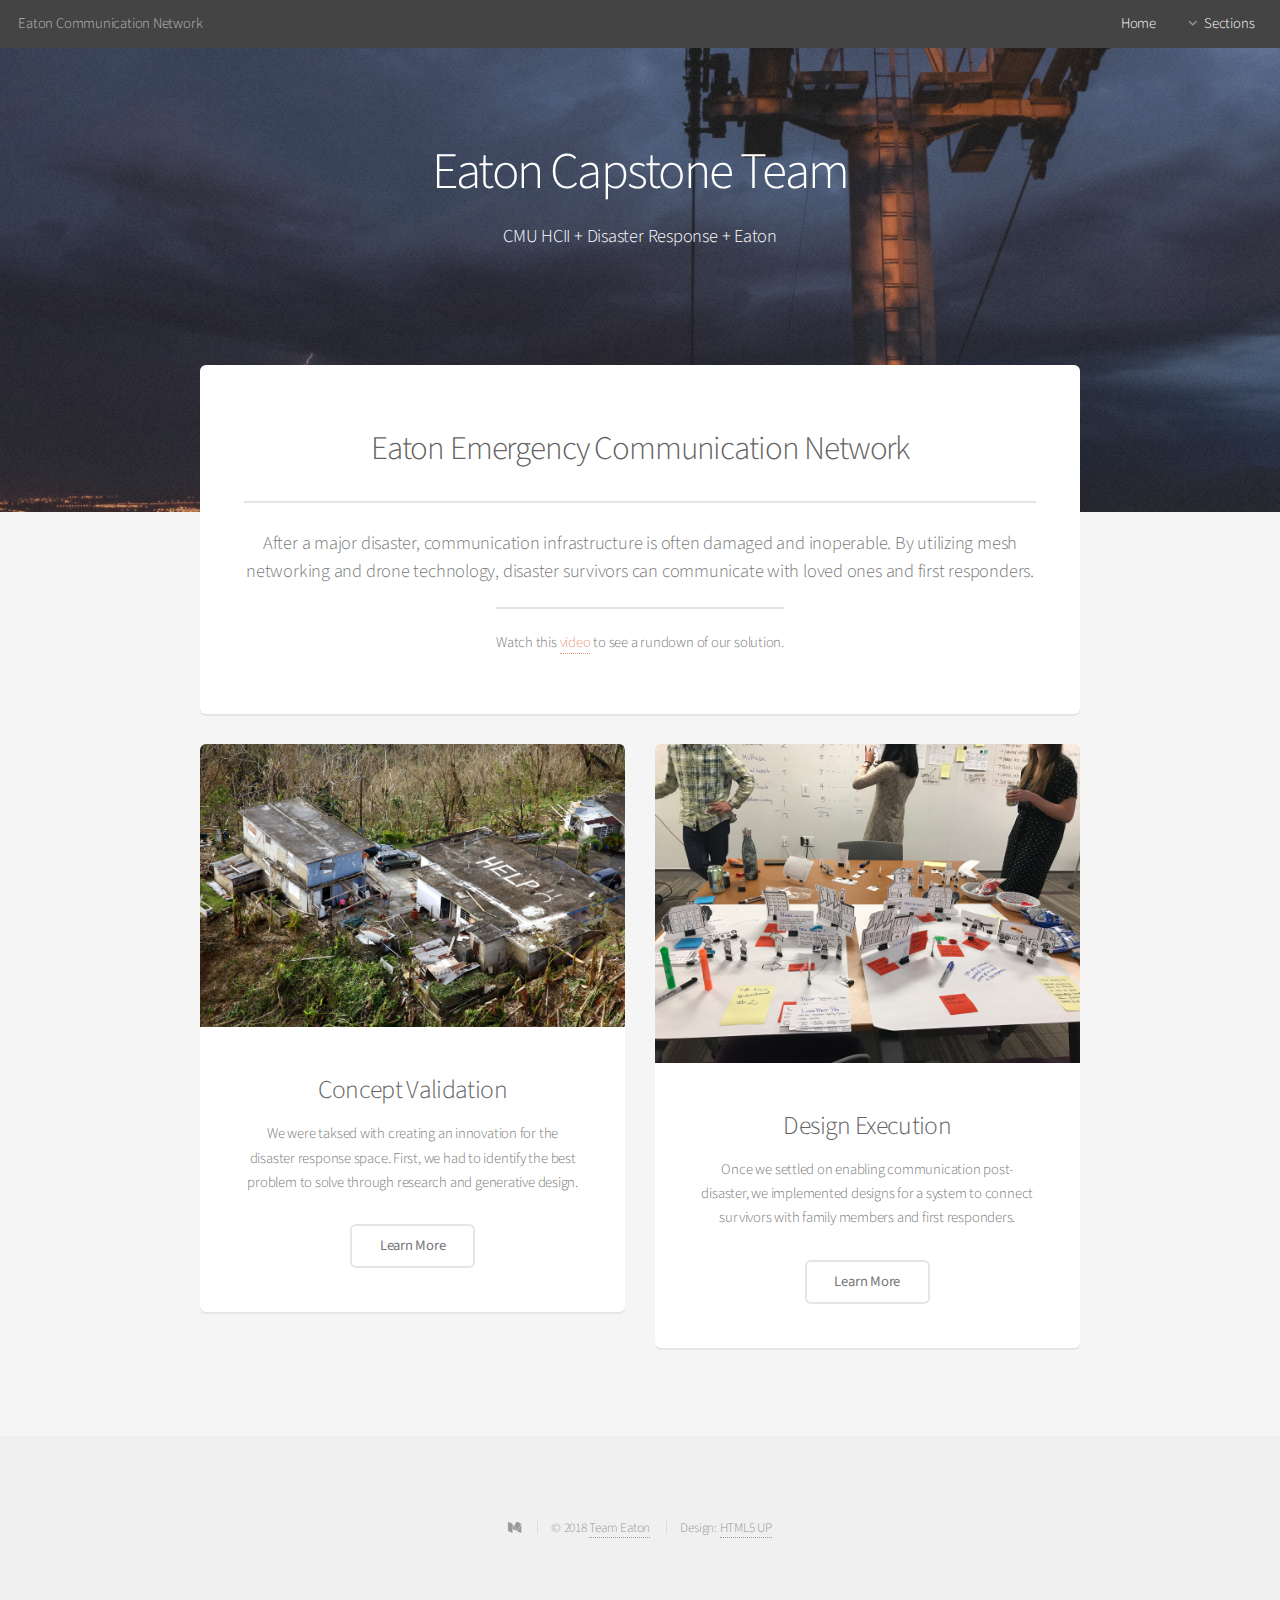
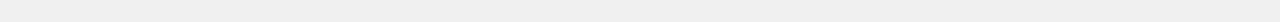
<file: index.html>
<!DOCTYPE HTML>
<!--
	Alpha by HTML5 UP
	html5up.net | @ajlkn
	Free for personal and commercial use under the CCA 3.0 license (html5up.net/license)
-->
<html>

<head>
    <title>Eaton Capstone Team</title>
    <meta charset="utf-8" />
    <meta name="viewport" content="width=device-width, initial-scale=1, user-scalable=no" />
    <link rel="stylesheet" href="assets/css/main.css" />
    <link rel="stylesheet" href="assets/css/ecn.css" />
</head>

<body class="landing is-preload">
    <div id="page-wrapper">

        <!-- Header -->
        <header id="header">
            <h1>
                Eaton Communication Network</h1>
            <nav id="nav">
                <ul>
                    <li>
                        <a href="index.html" class="icon">Home</a>
                    </li>
                    <li>
                        <a href="#" class="icon fa-angle-down">Sections</a>
                        <ul>
                            <li>
                                <a href="concept-validation.html">Concept Validation</a>
                                <ul>
                                    <li>
                                        <a href="problem-statement.html">Problem Statement</a>
                                    </li>
                                    <li>
                                        <a href="research.html">Research</a>
                                    </li>
                                    <li>
                                        <a href="pr-case-study.html">Puerto Rico Case Study</a>
                                    </li>
                                    <li>
                                        <a href="design-generation.html">Design Generation</a>
                                    </li>
                                </ul>
                            </li>
                            <li>
                                <a href="design-execution.html">Design Execution</a>
                                <ul>
                                    <li>
                                        <a href="high-level-service.html">High Level Service</a>
                                    </li>
                                    <li>
                                        <a href="survivor-portal.html">Survivor Portal</a>
                                    </li>
                                    <li>
                                        <a href="family-and-first-responder.html">Family and First Responder Portal</a>
                                    </li>
                                    <li>
                                        <a href="roadmap-future-plans.html">Roadmap and Future Plans</a>
                                    </li>
                                </ul>
                            </li>
                            <li>
                                <a href="team.html">About Us</a>
                            </li>
                        </ul>
                    </li>
                </ul>
            </nav>
        </header>

        <!-- Banner -->
        <section id="banner">
            <h2>Eaton Capstone Team</h2>
            <p>CMU HCII + Disaster Response + Eaton</p>
        </section>

        <!-- Main -->
        <section id="main" class="container">

            <section class="box special">
                <header class="major">
                    <h2>Eaton Emergency Communication Network</h2>
                    <p> After a major disaster, communication infrastructure is often damaged and inoperable. By utilizing mesh
                        networking and drone technology, disaster survivors can communicate with loved ones and first responders.</p>

                    <p>
                        Watch this
                        <a href="https://youtu.be/Dk1joODNpas">video</a> to see a rundown of our solution.
                    </p>
                </header>
            </section>

            <div class="row">
                <div class="col-6 col-12-narrower">

                    <section class="box special">
                        <span class="image featured">
                            <img src="images/main/hellp.jpg" alt="" />
                        </span>
                        <h3>Concept Validation</h3>
                        <p>We were taksed with creating an innovation for the disaster response space. First, we had to identify
                            the best problem to solve through research and generative design.</p>
                        <ul class="actions special">
                            <li>
                                <a href="concept-validation.html" class="button alt">Learn More</a>
                            </li>
                        </ul>
                    </section>

                </div>
                <div class="col-6 col-12-narrower">

                    <section class="box special">
                        <span class="image featured">
                            <img src="images/main/storyboarding.JPG" alt="" />
                        </span>
                        <h3>Design Execution</h3>
                        <p>Once we settled on enabling communication post-disaster, we implemented designs for a system to connect
                            survivors with family members and first responders.</p>
                        <ul class="actions special">
                            <li>
                                <a href="design-execution.html" class="button alt">Learn More</a>
                            </li>
                        </ul>
                    </section>

                </div>
            </div>

        </section>

        <!-- footer -->
        <footer id="footer">
            <ul class="copyright">
                <li>
                    <a href="https://medium.com/@cmu.eaton.2018" target="_blank" class="icon style2 fa-medium"></a>
                </li>
                <li>&copy; 2018
                    <a href="team.html">Team Eaton</a>
                </li>
                <li>Design:
                    <a href="http://html5up.net">HTML5 UP</a>
                </li>
            </ul>
        </footer>

    </div>

    <!-- Scripts -->
    <script src="assets/js/jquery.min.js"></script>
    <script src="assets/js/jquery.dropotron.min.js"></script>
    <script src="assets/js/jquery.scrollex.min.js"></script>
    <script src="assets/js/browser.min.js"></script>
    <script src="assets/js/breakpoints.min.js"></script>
    <script src="assets/js/util.js"></script>
    <script src="assets/js/main.js"></script>

</body>

</html>
</file>
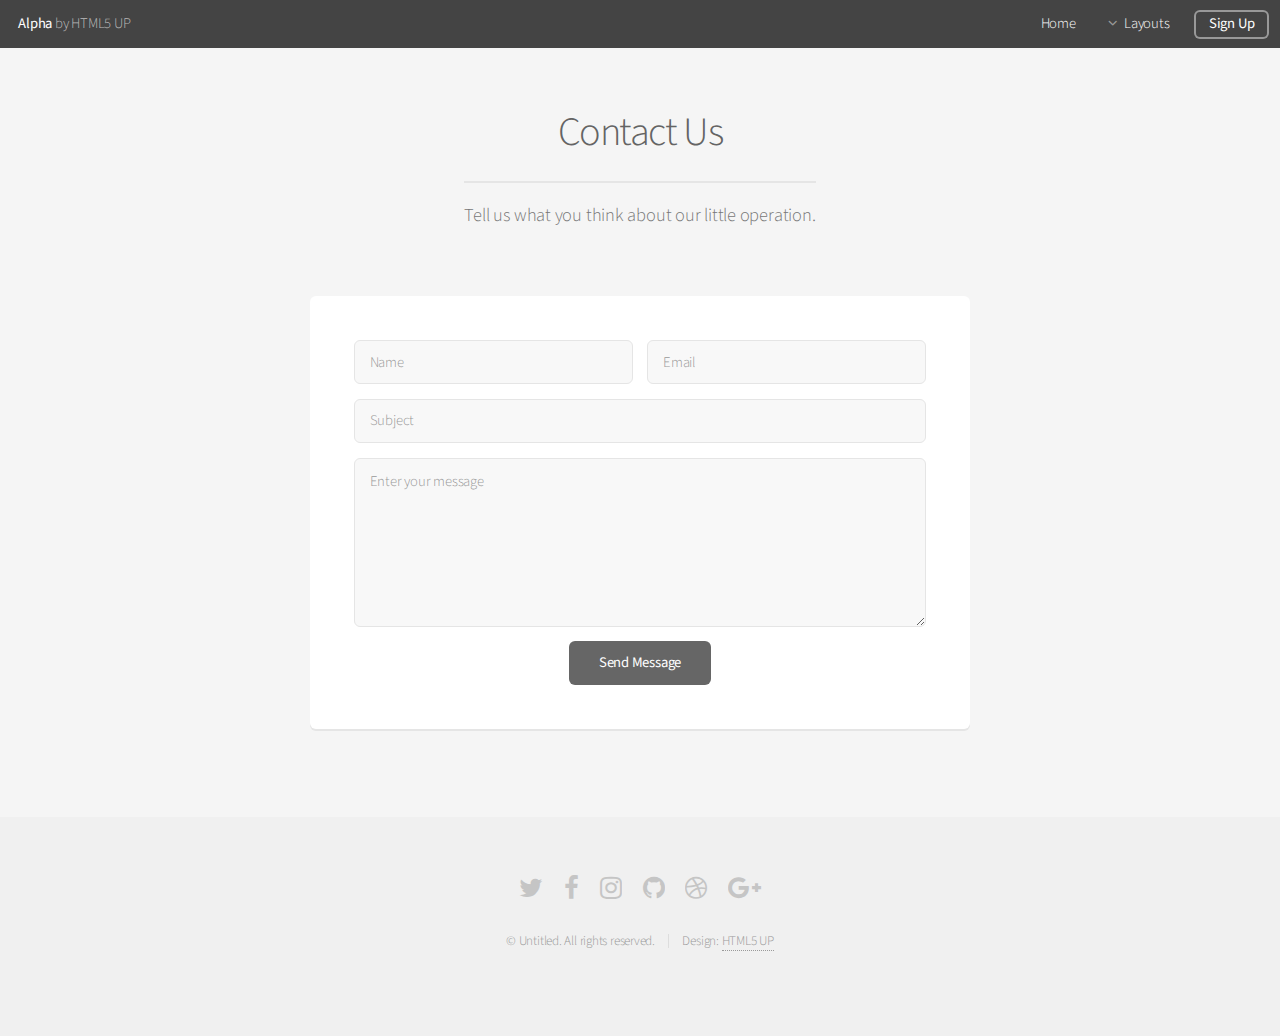
<file: contact.html>
<!DOCTYPE HTML>
<!--
	Alpha by HTML5 UP
	html5up.net | @ajlkn
	Free for personal and commercial use under the CCA 3.0 license (html5up.net/license)
-->
<html>
	<head>
		<title>Contact - Alpha by HTML5 UP</title>
		<meta charset="utf-8" />
		<meta name="viewport" content="width=device-width, initial-scale=1, user-scalable=no" />
		<link rel="stylesheet" href="assets/css/main.css" />
	</head>
	<body class="is-preload">
		<div id="page-wrapper">

			<!-- Header -->
				<header id="header">
					<h1><a href="index.html">Alpha</a> by HTML5 UP</h1>
					<nav id="nav">
						<ul>
							<li><a href="index.html">Home</a></li>
							<li>
								<a href="#" class="icon fa-angle-down">Layouts</a>
								<ul>
									<li><a href="generic.html">Generic</a></li>
									<li><a href="contact.html">Contact</a></li>
									<li><a href="elements.html">Elements</a></li>
									<li>
										<a href="#">Submenu</a>
										<ul>
											<li><a href="#">Option One</a></li>
											<li><a href="#">Option Two</a></li>
											<li><a href="#">Option Three</a></li>
											<li><a href="#">Option Four</a></li>
										</ul>
									</li>
								</ul>
							</li>
							<li><a href="#" class="button">Sign Up</a></li>
						</ul>
					</nav>
				</header>

			<!-- Main -->
				<section id="main" class="container medium">
					<header>
						<h2>Contact Us</h2>
						<p>Tell us what you think about our little operation.</p>
					</header>
					<div class="box">
						<form method="post" action="#">
							<div class="row gtr-50 gtr-uniform">
								<div class="col-6 col-12-mobilep">
									<input type="text" name="name" id="name" value="" placeholder="Name" />
								</div>
								<div class="col-6 col-12-mobilep">
									<input type="email" name="email" id="email" value="" placeholder="Email" />
								</div>
								<div class="col-12">
									<input type="text" name="subject" id="subject" value="" placeholder="Subject" />
								</div>
								<div class="col-12">
									<textarea name="message" id="message" placeholder="Enter your message" rows="6"></textarea>
								</div>
								<div class="col-12">
									<ul class="actions special">
										<li><input type="submit" value="Send Message" /></li>
									</ul>
								</div>
							</div>
						</form>
					</div>
				</section>

			<!-- Footer -->
				<footer id="footer">
					<ul class="icons">
						<li><a href="#" class="icon fa-twitter"><span class="label">Twitter</span></a></li>
						<li><a href="#" class="icon fa-facebook"><span class="label">Facebook</span></a></li>
						<li><a href="#" class="icon fa-instagram"><span class="label">Instagram</span></a></li>
						<li><a href="#" class="icon fa-github"><span class="label">Github</span></a></li>
						<li><a href="#" class="icon fa-dribbble"><span class="label">Dribbble</span></a></li>
						<li><a href="#" class="icon fa-google-plus"><span class="label">Google+</span></a></li>
					</ul>
					<ul class="copyright">
						<li>&copy; Untitled. All rights reserved.</li><li>Design: <a href="http://html5up.net">HTML5 UP</a></li>
					</ul>
				</footer>

		</div>

		<!-- Scripts -->
			<script src="assets/js/jquery.min.js"></script>
			<script src="assets/js/jquery.dropotron.min.js"></script>
			<script src="assets/js/jquery.scrollex.min.js"></script>
			<script src="assets/js/browser.min.js"></script>
			<script src="assets/js/breakpoints.min.js"></script>
			<script src="assets/js/util.js"></script>
			<script src="assets/js/main.js"></script>

	</body>
</html>
</file>
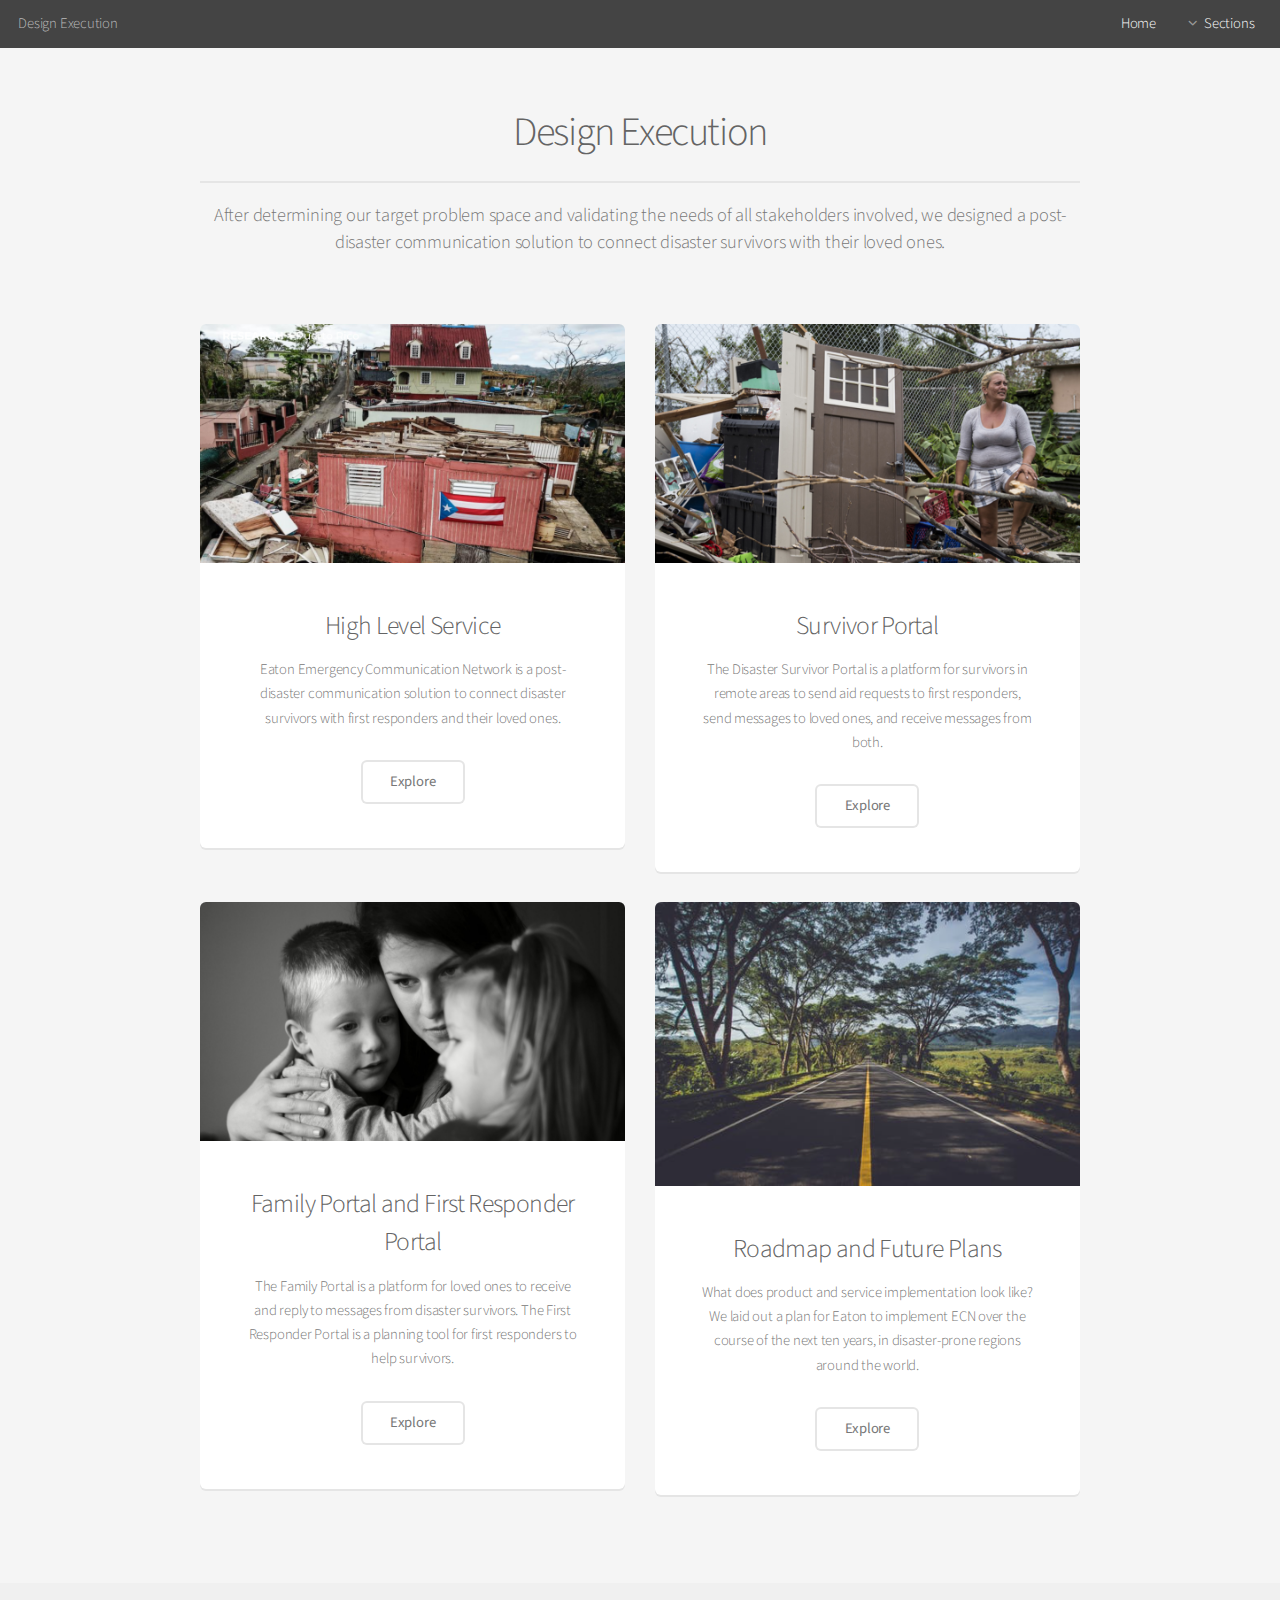
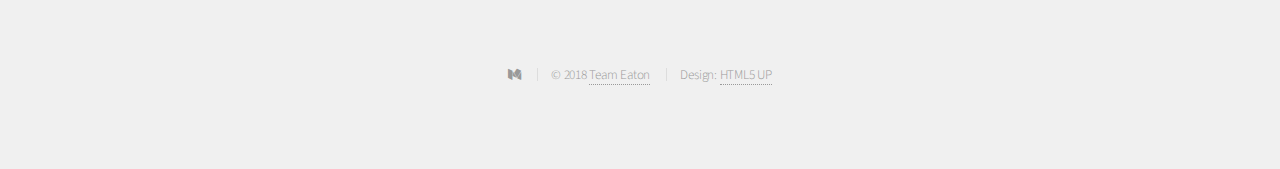
<file: design-execution.html>
<!DOCTYPE HTML>
<!--
	Alpha by HTML5 UP
	html5up.net | @ajlkn
	Free for personal and commercial use under the CCA 3.0 license (html5up.net/license)
-->
<html>

<head>
    <title>Eaton Capstone Team</title>
    <meta charset="utf-8" />
    <meta name="viewport" content="width=device-width, initial-scale=1, user-scalable=no" />
    <link rel="stylesheet" href="assets/css/main.css" />
</head>

<body class="is-preload">
    <div id="page-wrapper">

        <!-- Header -->
        <header id="header">
            <h1>
                Design Execution</h1>
            <nav id="nav">
                <ul>
                    <li>
                        <a href="index.html" class="icon">Home</a>
                    </li>
                    <li>
                        <a href="#" class="icon fa-angle-down">Sections</a>
                        <ul>
                            <li>
                                <a href="concept-validation.html">Concept Validation</a>
                                <ul>
                                    <li>
                                        <a href="problem-statement.html">Problem Statement</a>
                                    </li>
                                    <li>
                                        <a href="research.html">Research</a>
                                    </li>
                                    <li>
                                        <a href="pr-case-study.html">Puerto Rico Case Study</a>
                                    </li>
                                    <li>
                                        <a href="design-generation.html">Design Generation</a>
                                    </li>
                                </ul>
                            </li>
                            <li>
                                <a href="design-execution.html">Design Execution</a>
                                <ul>
                                    <li>
                                        <a href="high-level-service.html">High Level Service</a>
                                    </li>
                                    <li>
                                        <a href="survivor-portal.html">Survivor Portal</a>
                                    </li>
                                    <li>
                                        <a href="family-and-first-responder.html">Family and First Responder Portal</a>
                                    </li>
                                    <li>
                                        <a href="roadmap-future-plans.html">Roadmap and Future Plans</a>
                                    </li>
                                </ul>
                            </li>
                            <li>
                                <a href="team.html">About Us</a>
                            </li>
                        </ul>
                    </li>
                </ul>
            </nav>
        </header>

        <!-- Main -->
        <section id="main" class="container">
            <header>
                <h2>Design Execution</h2>
                <p>After determining our target problem space and validating the needs of all stakeholders involved, we designed
                    a post-disaster communication solution to connect disaster survivors with their loved ones.</p>
            </header>


            <div class="row">
                <div class="col-6 col-12-narrower">

                    <section class="box special">
                        <span class="image featured">
                            <img src="images/design-execution/high-level-img.png" alt="" />
                        </span>
                        <h3>High Level Service</h3>
                        <p>
                            Eaton Emergency Communication Network is a post-disaster communication solution to connect disaster survivors with first
                            responders and their loved ones.
                        </p>
                        <ul class="actions special">
                            <li>
                                <a href="high-level-service.html" class="button alt">Explore</a>
                            </li>
                        </ul>
                    </section>

                </div>

                <div class="col-6 col-12-narrower">

                    <section class="box special">
                        <span class="image featured">
                            <img src="images/design-execution/survivor-portal-img.png" alt="" />
                        </span>
                        <h3>Survivor Portal</h3>
                        <p>The Disaster Survivor Portal is a platform for survivors in remote areas to send aid requests to
                            first responders, send messages to loved ones, and receive messages from both.</p>
                        <ul class="actions special">
                            <li>
                                <a href="survivor-portal.html" class="button alt">Explore</a>
                            </li>
                        </ul>
                    </section>

                </div>
            </div>

            <div class="row">
                <div class="col-6 col-12-narrower">

                    <section class="box special">
                        <span class="image featured">
                            <img src="images/design-execution/first-responder-img.png" alt="" />
                        </span>
                        <h3>Family Portal and First Responder Portal</h3>
                        <p>
                            The Family Portal is a platform for loved ones to receive and reply to messages from disaster survivors. The First Responder
                            Portal is a planning tool for first responders to help survivors.

                        </p>
                        <ul class="actions special">
                            <li>
                                <a href="family-and-first-responder.html" class="button alt">Explore</a>
                            </li>
                        </ul>
                    </section>

                </div>
                <div class="col-6 col-12-narrower">

                    <section class="box special">
                        <span class="image featured">
                            <img src="images/design-execution/roadmap-img.png" alt="" />
                        </span>
                        <h3>Roadmap and Future Plans</h3>
                        <p>What does product and service implementation look like? We laid out a plan for Eaton to implement
                            ECN over the course of the next ten years, in disaster-prone regions around the world.
                        </p>
                        <ul class="actions special">
                            <li>
                                <a href="roadmap-future-plans.html" class="button alt">Explore</a>
                            </li>
                        </ul>
                    </section>

                </div>
            </div>

        </section>


        <!-- footer -->
        <footer id="footer">
            <ul class="copyright">
                <li>
                    <a href="https://medium.com/@cmu.eaton.2018" target="_blank" class="icon style2 fa-medium"></a>
                </li>
                <li>&copy; 2018
                    <a href="team.html">Team Eaton</a>
                </li>
                <li>Design:
                    <a href="http://html5up.net">HTML5 UP</a>
                </li>
            </ul>
        </footer>

    </div>

    <!-- Scripts -->
    <script src="assets/js/jquery.min.js"></script>
    <script src="assets/js/jquery.dropotron.min.js"></script>
    <script src="assets/js/jquery.scrollex.min.js"></script>
    <script src="assets/js/browser.min.js"></script>
    <script src="assets/js/breakpoints.min.js"></script>
    <script src="assets/js/util.js"></script>
    <script src="assets/js/main.js"></script>

</body>

</html>
</file>
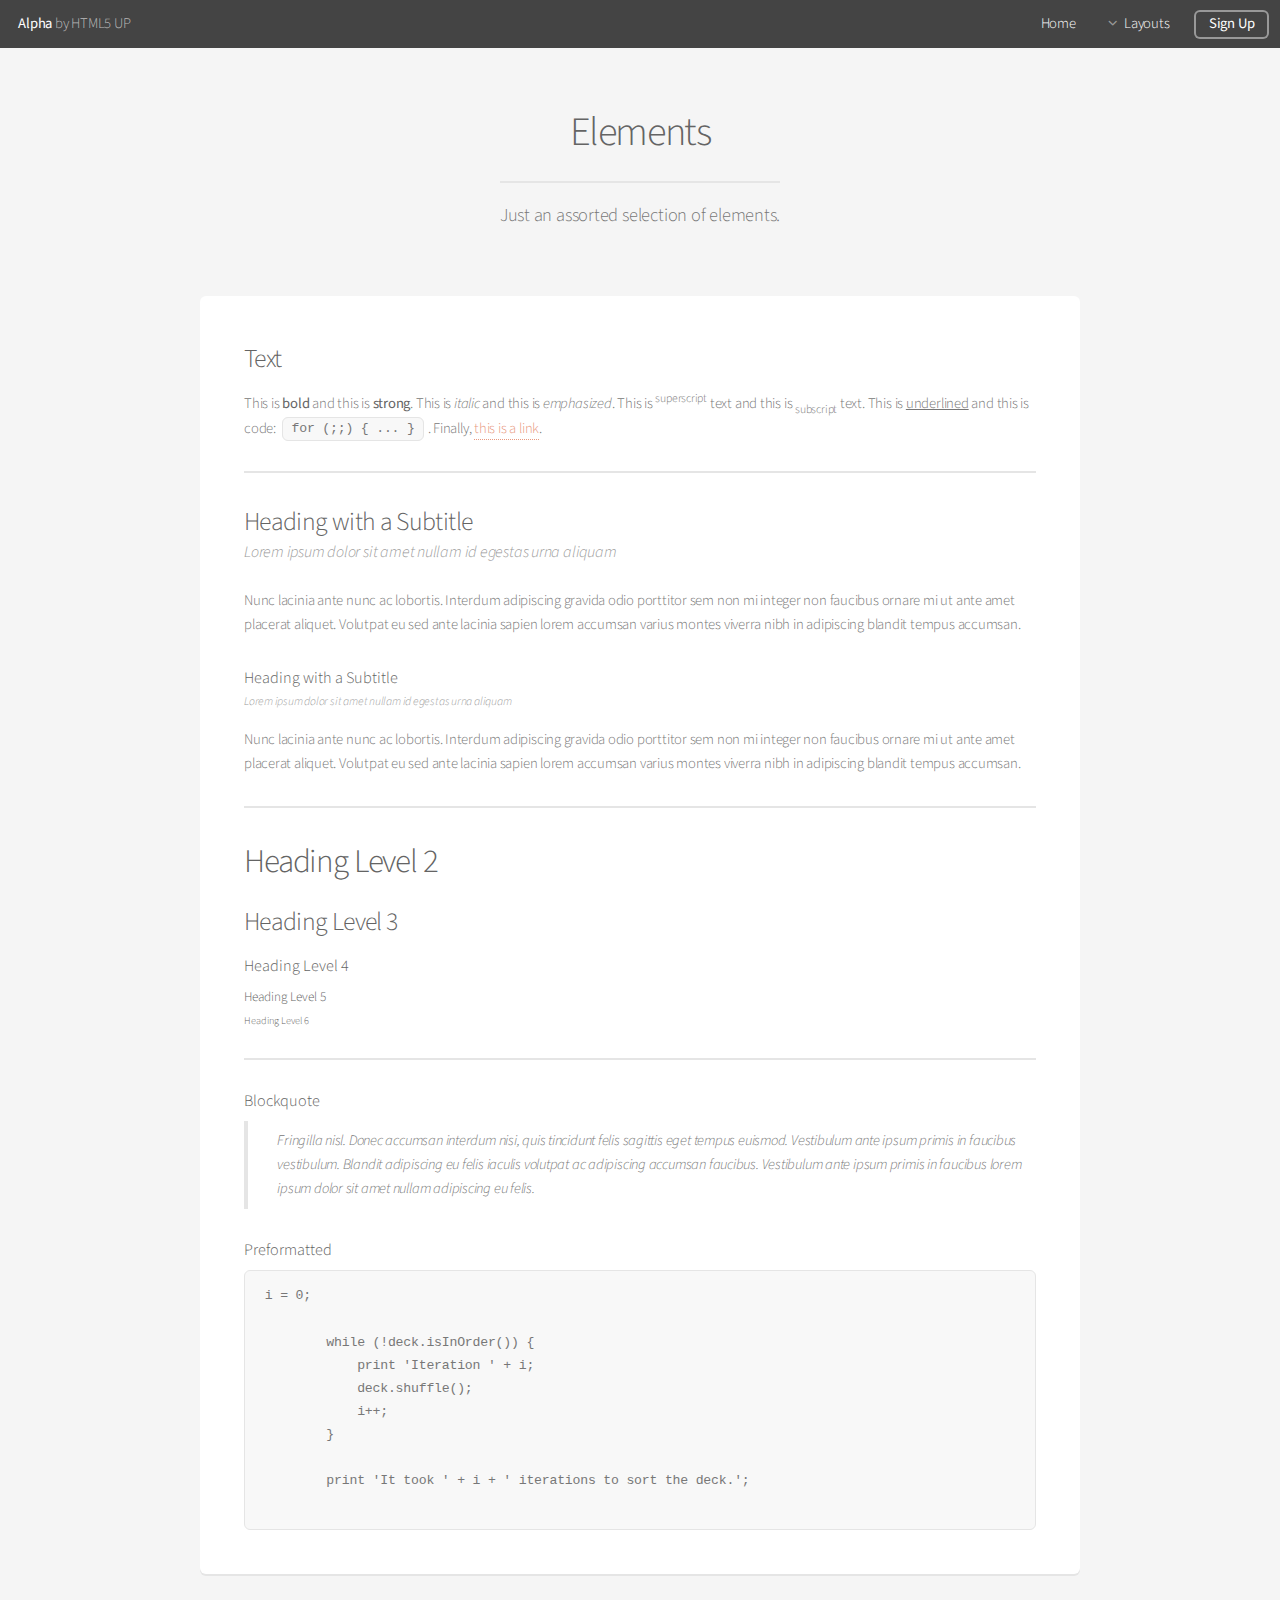
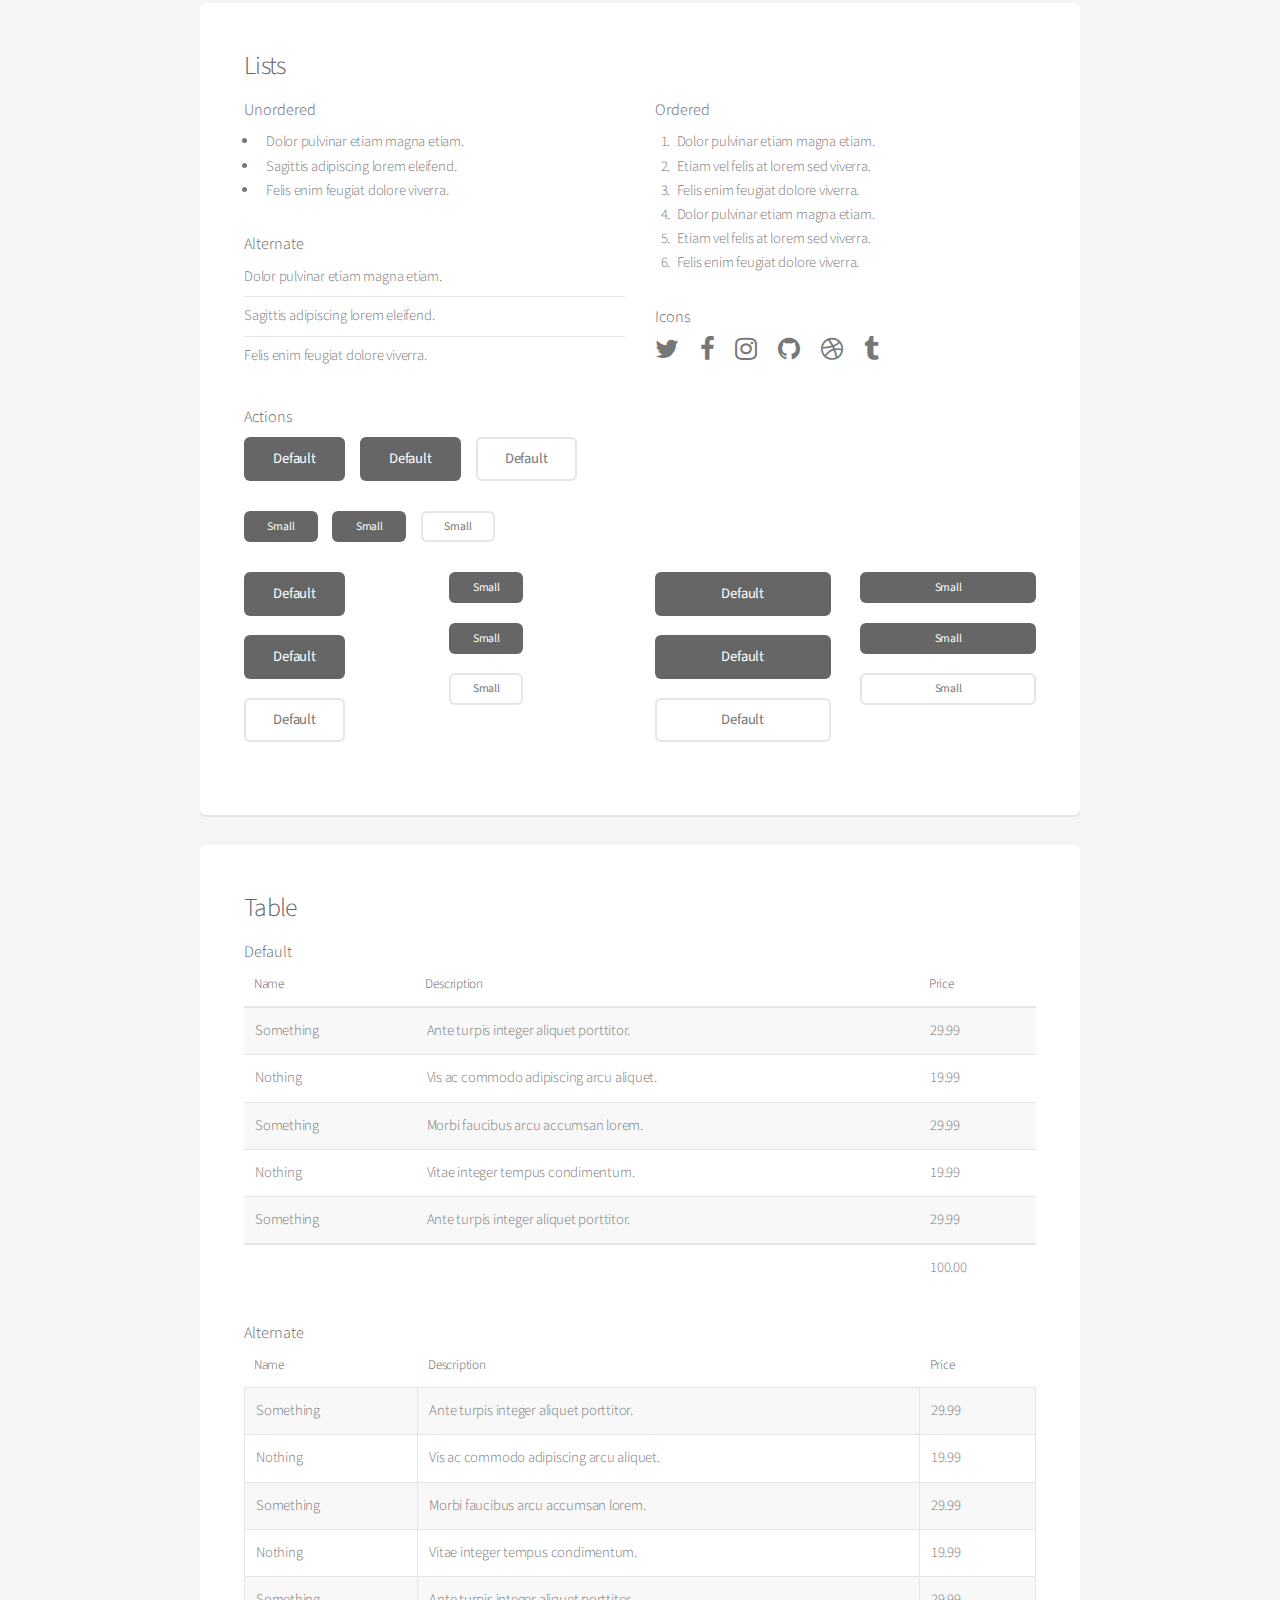
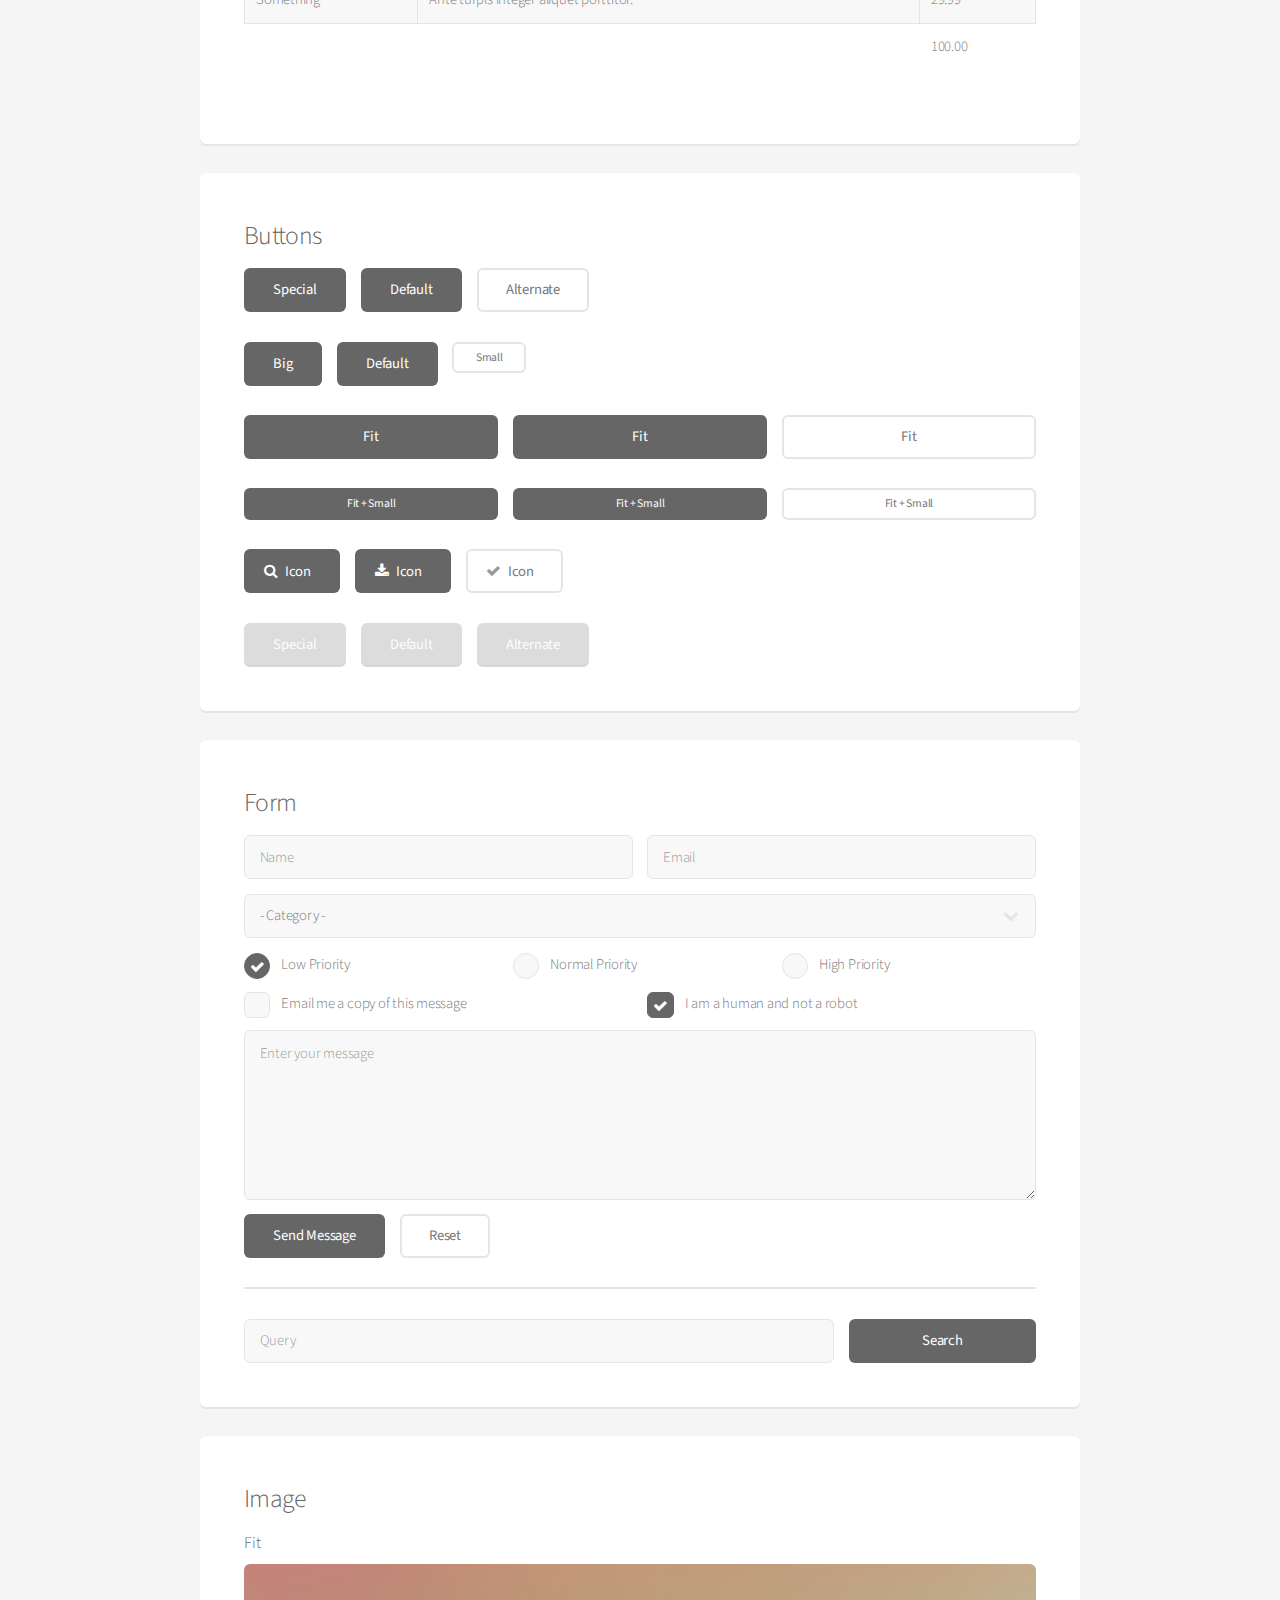
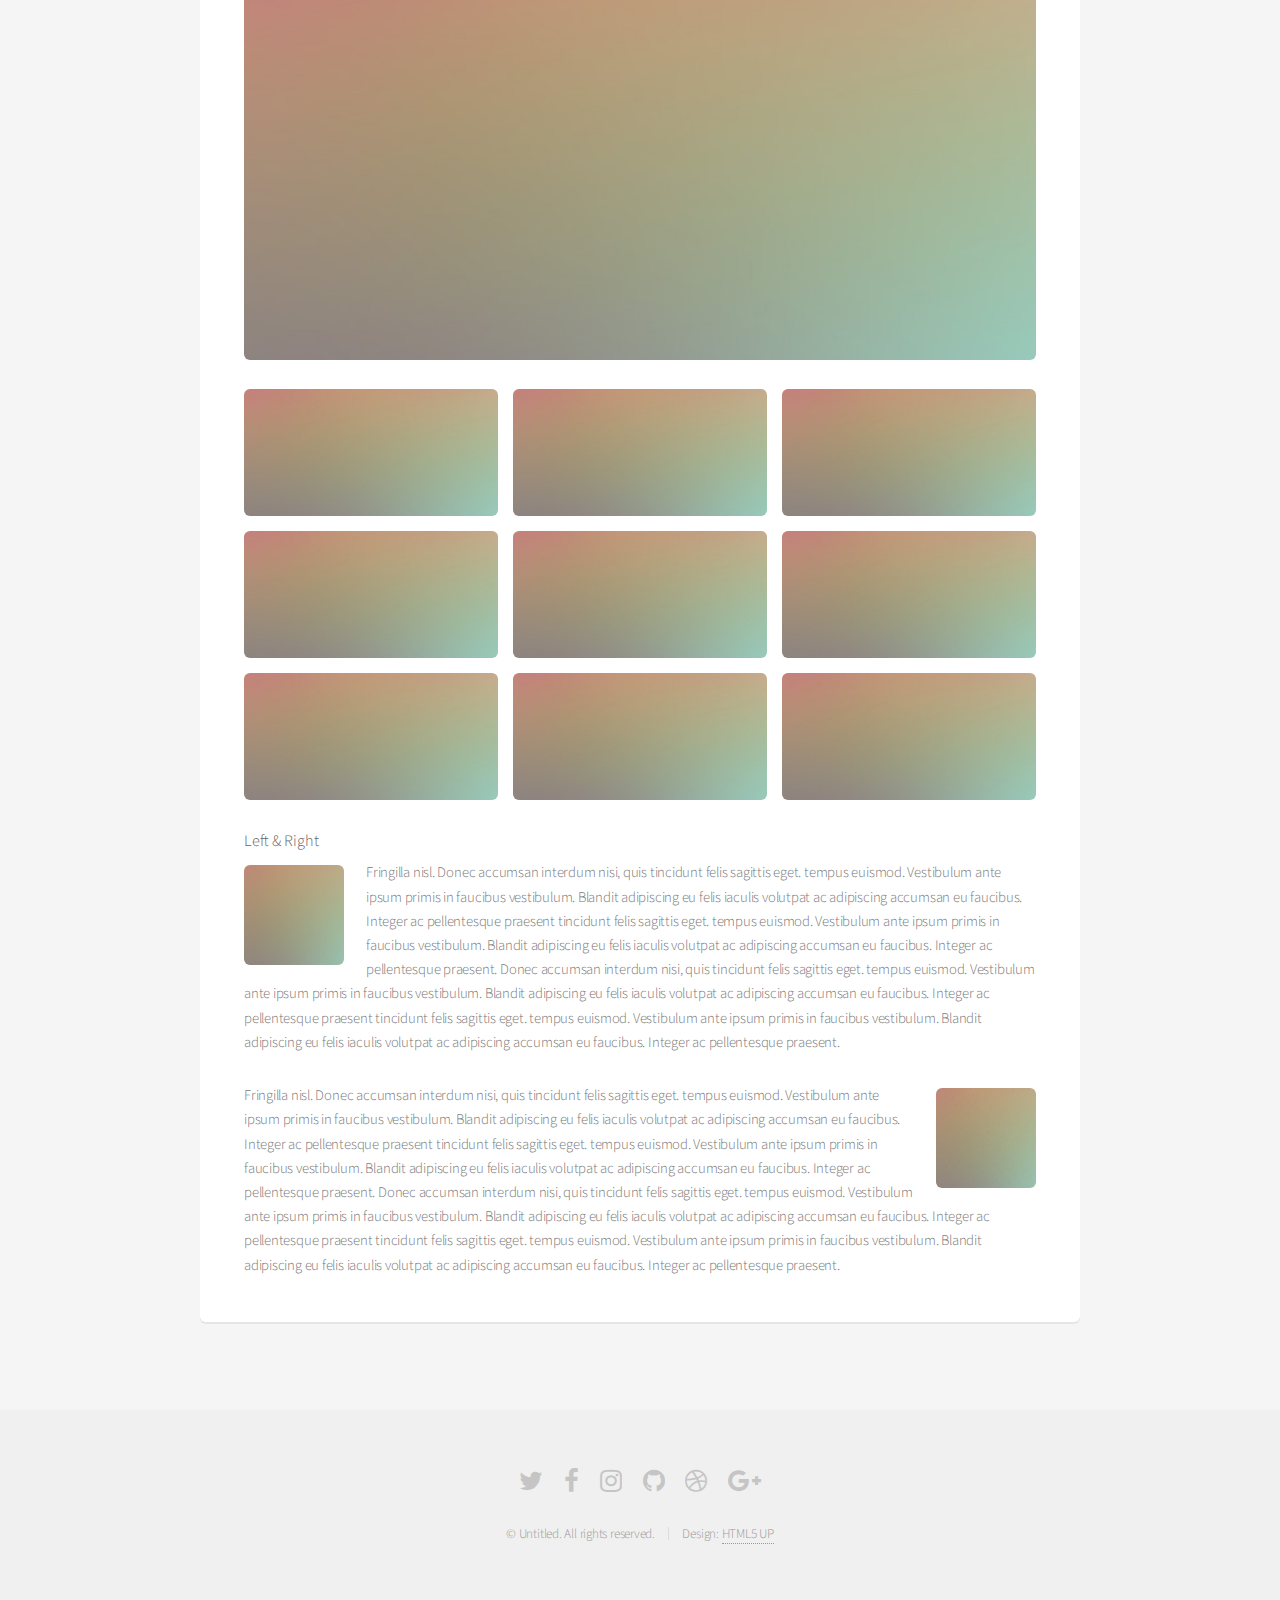
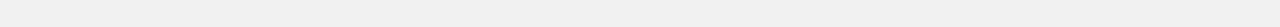
<file: elements.html>
<!DOCTYPE HTML>
<!--
	Alpha by HTML5 UP
	html5up.net | @ajlkn
	Free for personal and commercial use under the CCA 3.0 license (html5up.net/license)
-->
<html>
	<head>
		<title>Elements - Alpha by HTML5 UP</title>
		<meta charset="utf-8" />
		<meta name="viewport" content="width=device-width, initial-scale=1, user-scalable=no" />
		<link rel="stylesheet" href="assets/css/main.css" />
	</head>
	<body class="is-preload">
		<div id="page-wrapper">

			<!-- Header -->
				<header id="header">
					<h1><a href="index.html">Alpha</a> by HTML5 UP</h1>
					<nav id="nav">
						<ul>
							<li><a href="index.html">Home</a></li>
							<li>
								<a href="#" class="icon fa-angle-down">Layouts</a>
								<ul>
									<li><a href="generic.html">Generic</a></li>
									<li><a href="contact.html">Contact</a></li>
									<li><a href="elements.html">Elements</a></li>
									<li>
										<a href="#">Submenu</a>
										<ul>
											<li><a href="#">Option One</a></li>
											<li><a href="#">Option Two</a></li>
											<li><a href="#">Option Three</a></li>
											<li><a href="#">Option Four</a></li>
										</ul>
									</li>
								</ul>
							</li>
							<li><a href="#" class="button">Sign Up</a></li>
						</ul>
					</nav>
				</header>

			<!-- Main -->
				<section id="main" class="container">
					<header>
						<h2>Elements</h2>
						<p>Just an assorted selection of elements.</p>
					</header>
					<div class="row">
						<div class="col-12">

							<!-- Text -->
								<section class="box">
									<h3>Text</h3>
									<p>This is <b>bold</b> and this is <strong>strong</strong>. This is <i>italic</i> and this is <em>emphasized</em>.
									This is <sup>superscript</sup> text and this is <sub>subscript</sub> text.
									This is <u>underlined</u> and this is code: <code>for (;;) { ... }</code>. Finally, <a href="#">this is a link</a>.</p>

									<hr />

									<header>
										<h3>Heading with a Subtitle</h3>
										<p>Lorem ipsum dolor sit amet nullam id egestas urna aliquam</p>
									</header>
									<p>Nunc lacinia ante nunc ac lobortis. Interdum adipiscing gravida odio porttitor sem non mi integer non faucibus ornare mi ut ante amet placerat aliquet. Volutpat eu sed ante lacinia sapien lorem accumsan varius montes viverra nibh in adipiscing blandit tempus accumsan.</p>
									<header>
										<h4>Heading with a Subtitle</h4>
										<p>Lorem ipsum dolor sit amet nullam id egestas urna aliquam</p>
									</header>
									<p>Nunc lacinia ante nunc ac lobortis. Interdum adipiscing gravida odio porttitor sem non mi integer non faucibus ornare mi ut ante amet placerat aliquet. Volutpat eu sed ante lacinia sapien lorem accumsan varius montes viverra nibh in adipiscing blandit tempus accumsan.</p>

									<hr />

									<h2>Heading Level 2</h2>
									<h3>Heading Level 3</h3>
									<h4>Heading Level 4</h4>
									<h5>Heading Level 5</h5>
									<h6>Heading Level 6</h6>

									<hr />

									<h4>Blockquote</h4>
									<blockquote>Fringilla nisl. Donec accumsan interdum nisi, quis tincidunt felis sagittis eget tempus euismod. Vestibulum ante ipsum primis in faucibus vestibulum. Blandit adipiscing eu felis iaculis volutpat ac adipiscing accumsan faucibus. Vestibulum ante ipsum primis in faucibus lorem ipsum dolor sit amet nullam adipiscing eu felis.</blockquote>

									<h4>Preformatted</h4>
									<pre>i = 0;

	while (!deck.isInOrder()) {
	    print 'Iteration ' + i;
	    deck.shuffle();
	    i++;
	}

	print 'It took ' + i + ' iterations to sort the deck.';
	</pre>
								</section>

						</div>
					</div>
					<div class="row">
						<div class="col-12">

							<!-- Lists -->
								<section class="box">
									<h3>Lists</h3>
									<div class="row">
										<div class="col-6 col-12-mobilep">

											<h4>Unordered</h4>
											<ul>
												<li>Dolor pulvinar etiam magna etiam.</li>
												<li>Sagittis adipiscing lorem eleifend.</li>
												<li>Felis enim feugiat dolore viverra.</li>
											</ul>

											<h4>Alternate</h4>
											<ul class="alt">
												<li>Dolor pulvinar etiam magna etiam.</li>
												<li>Sagittis adipiscing lorem eleifend.</li>
												<li>Felis enim feugiat dolore viverra.</li>
											</ul>

										</div>
										<div class="col-6 col-12-mobilep">

											<h4>Ordered</h4>
											<ol>
												<li>Dolor pulvinar etiam magna etiam.</li>
												<li>Etiam vel felis at lorem sed viverra.</li>
												<li>Felis enim feugiat dolore viverra.</li>
												<li>Dolor pulvinar etiam magna etiam.</li>
												<li>Etiam vel felis at lorem sed viverra.</li>
												<li>Felis enim feugiat dolore viverra.</li>
											</ol>

											<h4>Icons</h4>
											<ul class="icons">
												<li><a href="#" class="icon fa-twitter"><span class="label">Twitter</span></a></li>
												<li><a href="#" class="icon fa-facebook"><span class="label">Facebook</span></a></li>
												<li><a href="#" class="icon fa-instagram"><span class="label">Instagram</span></a></li>
												<li><a href="#" class="icon fa-github"><span class="label">Github</span></a></li>
												<li><a href="#" class="icon fa-dribbble"><span class="label">Dribbble</span></a></li>
												<li><a href="#" class="icon fa-tumblr"><span class="label">Tumblr</span></a></li>
											</ul>

										</div>
									</div>

									<h4>Actions</h4>
									<ul class="actions">
										<li><a href="#" class="button special">Default</a></li>
										<li><a href="#" class="button">Default</a></li>
										<li><a href="#" class="button alt">Default</a></li>
									</ul>
									<ul class="actions small">
										<li><a href="#" class="button special small">Small</a></li>
										<li><a href="#" class="button small">Small</a></li>
										<li><a href="#" class="button alt small">Small</a></li>
									</ul>
									<div class="row">
										<div class="col-3 col-6-narrower col-12-mobilep">
											<ul class="actions stacked">
												<li><a href="#" class="button special">Default</a></li>
												<li><a href="#" class="button">Default</a></li>
												<li><a href="#" class="button alt">Default</a></li>
											</ul>
										</div>
										<div class="col-3 col-6-narrower col-12-mobilep">
											<ul class="actions stacked">
												<li><a href="#" class="button special small">Small</a></li>
												<li><a href="#" class="button small">Small</a></li>
												<li><a href="#" class="button alt small">Small</a></li>
											</ul>
										</div>
										<div class="col-3 col-6-narrower col-12-mobilep">
											<ul class="actions stacked">
												<li><a href="#" class="button special fit">Default</a></li>
												<li><a href="#" class="button fit">Default</a></li>
												<li><a href="#" class="button alt fit">Default</a></li>
											</ul>
										</div>
										<div class="col-3 col-6-narrower col-12-mobilep">
											<ul class="actions stacked">
												<li><a href="#" class="button special small fit">Small</a></li>
												<li><a href="#" class="button small fit">Small</a></li>
												<li><a href="#" class="button alt small fit">Small</a></li>
											</ul>
										</div>
									</div>
								</section>

						</div>
					</div>
					<div class="row">
						<div class="col-12">

							<!-- Table -->
								<section class="box">
									<h3>Table</h3>

									<h4>Default</h4>
									<div class="table-wrapper">
										<table>
											<thead>
												<tr>
													<th>Name</th>
													<th>Description</th>
													<th>Price</th>
												</tr>
											</thead>
											<tbody>
												<tr>
													<td>Something</td>
													<td>Ante turpis integer aliquet porttitor.</td>
													<td>29.99</td>
												</tr>
												<tr>
													<td>Nothing</td>
													<td>Vis ac commodo adipiscing arcu aliquet.</td>
													<td>19.99</td>
												</tr>
												<tr>
													<td>Something</td>
													<td> Morbi faucibus arcu accumsan lorem.</td>
													<td>29.99</td>
												</tr>
												<tr>
													<td>Nothing</td>
													<td>Vitae integer tempus condimentum.</td>
													<td>19.99</td>
												</tr>
												<tr>
													<td>Something</td>
													<td>Ante turpis integer aliquet porttitor.</td>
													<td>29.99</td>
												</tr>
											</tbody>
											<tfoot>
												<tr>
													<td colspan="2"></td>
													<td>100.00</td>
												</tr>
											</tfoot>
										</table>
									</div>

									<h4>Alternate</h4>
									<div class="table-wrapper">
										<table class="alt">
											<thead>
												<tr>
													<th>Name</th>
													<th>Description</th>
													<th>Price</th>
												</tr>
											</thead>
											<tbody>
												<tr>
													<td>Something</td>
													<td>Ante turpis integer aliquet porttitor.</td>
													<td>29.99</td>
												</tr>
												<tr>
													<td>Nothing</td>
													<td>Vis ac commodo adipiscing arcu aliquet.</td>
													<td>19.99</td>
												</tr>
												<tr>
													<td>Something</td>
													<td> Morbi faucibus arcu accumsan lorem.</td>
													<td>29.99</td>
												</tr>
												<tr>
													<td>Nothing</td>
													<td>Vitae integer tempus condimentum.</td>
													<td>19.99</td>
												</tr>
												<tr>
													<td>Something</td>
													<td>Ante turpis integer aliquet porttitor.</td>
													<td>29.99</td>
												</tr>
											</tbody>
											<tfoot>
												<tr>
													<td colspan="2"></td>
													<td>100.00</td>
												</tr>
											</tfoot>
										</table>
									</div>
								</section>

						</div>
					</div>
					<div class="row">
						<div class="col-12">

							<!-- Buttons -->
								<section class="box">
									<h3>Buttons</h3>
									<ul class="actions">
										<li><a href="#" class="button special">Special</a></li>
										<li><a href="#" class="button">Default</a></li>
										<li><a href="#" class="button alt">Alternate</a></li>
									</ul>
									<ul class="actions">
										<li><a href="#" class="button special big">Big</a></li>
										<li><a href="#" class="button">Default</a></li>
										<li><a href="#" class="button alt small">Small</a></li>
									</ul>
									<ul class="actions fit">
										<li><a href="#" class="button special fit">Fit</a></li>
										<li><a href="#" class="button fit">Fit</a></li>
										<li><a href="#" class="button alt fit">Fit</a></li>
									</ul>
									<ul class="actions fit small">
										<li><a href="#" class="button special fit small">Fit + Small</a></li>
										<li><a href="#" class="button fit small">Fit + Small</a></li>
										<li><a href="#" class="button alt fit small">Fit + Small</a></li>
									</ul>
									<ul class="actions">
										<li><a href="#" class="button special icon fa-search">Icon</a></li>
										<li><a href="#" class="button icon fa-download">Icon</a></li>
										<li><a href="#" class="button alt icon fa-check">Icon</a></li>
									</ul>
									<ul class="actions">
										<li><span class="button special disabled">Special</span></li>
										<li><span class="button disabled">Default</span></li>
										<li><span class="button alt disabled">Alternate</span></li>
									</ul>
								</section>

						</div>
					</div>
					<div class="row">
						<div class="col-12">

							<!-- Form -->
								<section class="box">
									<h3>Form</h3>
									<form method="post" action="#">
										<div class="row gtr-uniform gtr-50">
											<div class="col-6 col-12-mobilep">
												<input type="text" name="name" id="name" value="" placeholder="Name" />
											</div>
											<div class="col-6 col-12-mobilep">
												<input type="email" name="email" id="email" value="" placeholder="Email" />
											</div>
											<div class="col-12">
												<select name="category" id="category">
													<option value="">- Category -</option>
													<option value="1">Manufacturing</option>
													<option value="1">Shipping</option>
													<option value="1">Administration</option>
													<option value="1">Human Resources</option>
												</select>
											</div>
											<div class="col-4 col-12-narrower">
												<input type="radio" id="priority-low" name="priority" checked>
												<label for="priority-low">Low Priority</label>
											</div>
											<div class="col-4 col-12-narrower">
												<input type="radio" id="priority-normal" name="priority">
												<label for="priority-normal">Normal Priority</label>
											</div>
											<div class="col-4 col-12-narrower">
												<input type="radio" id="priority-high" name="priority">
												<label for="priority-high">High Priority</label>
											</div>
											<div class="col-6 col-12-narrower">
												<input type="checkbox" id="copy" name="copy">
												<label for="copy">Email me a copy of this message</label>
											</div>
											<div class="col-6 col-12-narrower">
												<input type="checkbox" id="human" name="human" checked>
												<label for="human">I am a human and not a robot</label>
											</div>
											<div class="col-12">
												<textarea name="message" id="message" placeholder="Enter your message" rows="6"></textarea>
											</div>
											<div class="col-12">
												<ul class="actions">
													<li><input type="submit" value="Send Message" /></li>
													<li><input type="reset" value="Reset" class="alt" /></li>
												</ul>
											</div>
										</div>
									</form>

									<hr />

									<form method="post" action="#">
										<div class="row gtr-uniform gtr-50">
											<div class="col-9 col-12-mobilep">
												<input type="text" name="query" id="query" value="" placeholder="Query" />
											</div>
											<div class="col-3 col-12-mobilep">
												<input type="submit" value="Search" class="fit" />
											</div>
										</div>
									</form>
								</section>

						</div>
					</div>
					<div class="row">
						<div class="col-12">

							<!-- Image -->
								<section class="box">
									<h3>Image</h3>
									<h4>Fit</h4>
									<span class="image fit"><img src="images/pic04.jpg" alt="" /></span>
									<div class="box alt">
										<div class="row gtr-50 gtr-uniform">
											<div class="col-4"><span class="image fit"><img src="images/pic04.jpg" alt="" /></span></div>
											<div class="col-4"><span class="image fit"><img src="images/pic04.jpg" alt="" /></span></div>
											<div class="col-4"><span class="image fit"><img src="images/pic04.jpg" alt="" /></span></div>
											<div class="col-4"><span class="image fit"><img src="images/pic04.jpg" alt="" /></span></div>
											<div class="col-4"><span class="image fit"><img src="images/pic04.jpg" alt="" /></span></div>
											<div class="col-4"><span class="image fit"><img src="images/pic04.jpg" alt="" /></span></div>
											<div class="col-4"><span class="image fit"><img src="images/pic04.jpg" alt="" /></span></div>
											<div class="col-4"><span class="image fit"><img src="images/pic04.jpg" alt="" /></span></div>
											<div class="col-4"><span class="image fit"><img src="images/pic04.jpg" alt="" /></span></div>
										</div>
									</div>

									<h4>Left &amp; Right</h4>
									<p><span class="image left"><img src="images/pic05.jpg" alt="" /></span>Fringilla nisl. Donec accumsan interdum nisi, quis tincidunt felis sagittis eget. tempus euismod. Vestibulum ante ipsum primis in faucibus vestibulum. Blandit adipiscing eu felis iaculis volutpat ac adipiscing accumsan eu faucibus. Integer ac pellentesque praesent tincidunt felis sagittis eget. tempus euismod. Vestibulum ante ipsum primis in faucibus vestibulum. Blandit adipiscing eu felis iaculis volutpat ac adipiscing accumsan eu faucibus. Integer ac pellentesque praesent. Donec accumsan interdum nisi, quis tincidunt felis sagittis eget. tempus euismod. Vestibulum ante ipsum primis in faucibus vestibulum. Blandit adipiscing eu felis iaculis volutpat ac adipiscing accumsan eu faucibus. Integer ac pellentesque praesent tincidunt felis sagittis eget. tempus euismod. Vestibulum ante ipsum primis in faucibus vestibulum. Blandit adipiscing eu felis iaculis volutpat ac adipiscing accumsan eu faucibus. Integer ac pellentesque praesent.</p>
									<p><span class="image right"><img src="images/pic05.jpg" alt="" /></span>Fringilla nisl. Donec accumsan interdum nisi, quis tincidunt felis sagittis eget. tempus euismod. Vestibulum ante ipsum primis in faucibus vestibulum. Blandit adipiscing eu felis iaculis volutpat ac adipiscing accumsan eu faucibus. Integer ac pellentesque praesent tincidunt felis sagittis eget. tempus euismod. Vestibulum ante ipsum primis in faucibus vestibulum. Blandit adipiscing eu felis iaculis volutpat ac adipiscing accumsan eu faucibus. Integer ac pellentesque praesent. Donec accumsan interdum nisi, quis tincidunt felis sagittis eget. tempus euismod. Vestibulum ante ipsum primis in faucibus vestibulum. Blandit adipiscing eu felis iaculis volutpat ac adipiscing accumsan eu faucibus. Integer ac pellentesque praesent tincidunt felis sagittis eget. tempus euismod. Vestibulum ante ipsum primis in faucibus vestibulum. Blandit adipiscing eu felis iaculis volutpat ac adipiscing accumsan eu faucibus. Integer ac pellentesque praesent.</p>
								</section>

						</div>
					</div>
				</section>

			<!-- Footer -->
				<footer id="footer">
					<ul class="icons">
						<li><a href="#" class="icon fa-twitter"><span class="label">Twitter</span></a></li>
						<li><a href="#" class="icon fa-facebook"><span class="label">Facebook</span></a></li>
						<li><a href="#" class="icon fa-instagram"><span class="label">Instagram</span></a></li>
						<li><a href="#" class="icon fa-github"><span class="label">Github</span></a></li>
						<li><a href="#" class="icon fa-dribbble"><span class="label">Dribbble</span></a></li>
						<li><a href="#" class="icon fa-google-plus"><span class="label">Google+</span></a></li>
					</ul>
					<ul class="copyright">
						<li>&copy; Untitled. All rights reserved.</li><li>Design: <a href="http://html5up.net">HTML5 UP</a></li>
					</ul>
				</footer>

		</div>

		<!-- Scripts -->
			<script src="assets/js/jquery.min.js"></script>
			<script src="assets/js/jquery.dropotron.min.js"></script>
			<script src="assets/js/jquery.scrollex.min.js"></script>
			<script src="assets/js/browser.min.js"></script>
			<script src="assets/js/breakpoints.min.js"></script>
			<script src="assets/js/util.js"></script>
			<script src="assets/js/main.js"></script>

	</body>
</html>
</file>
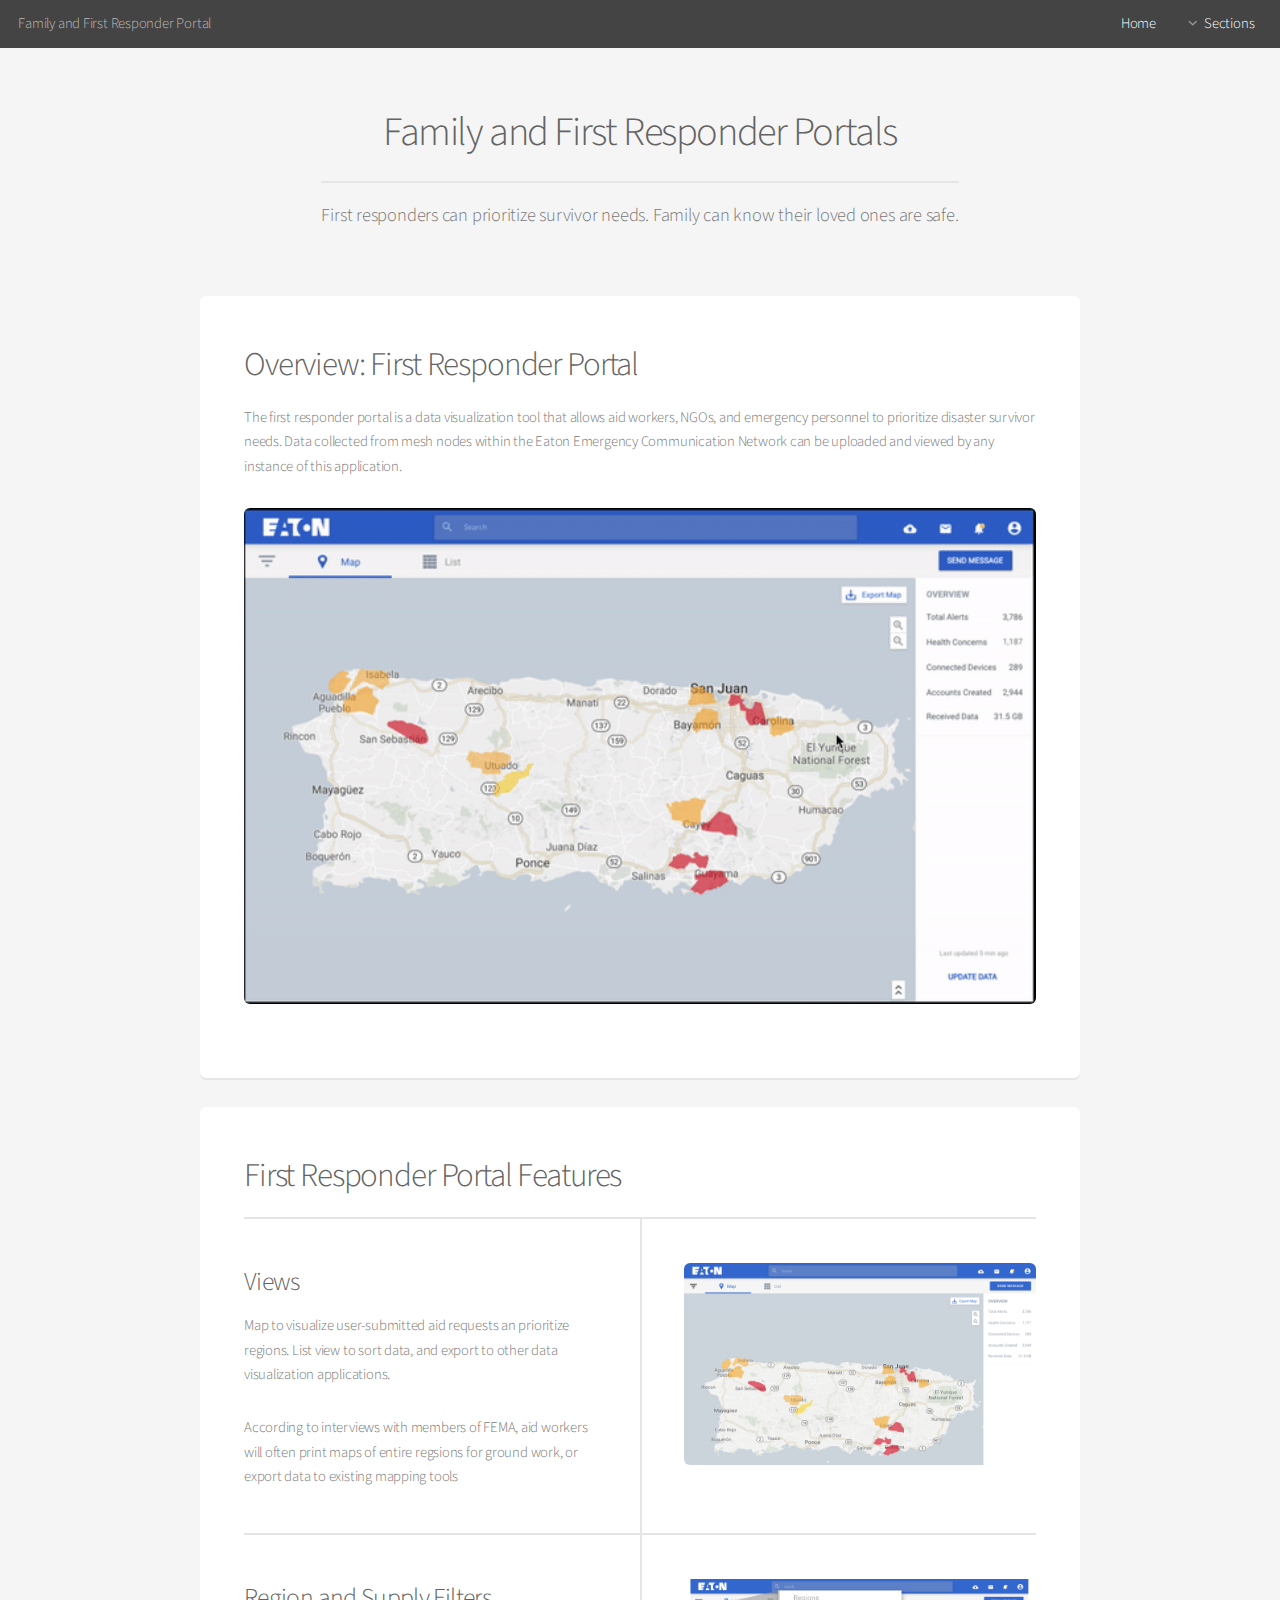
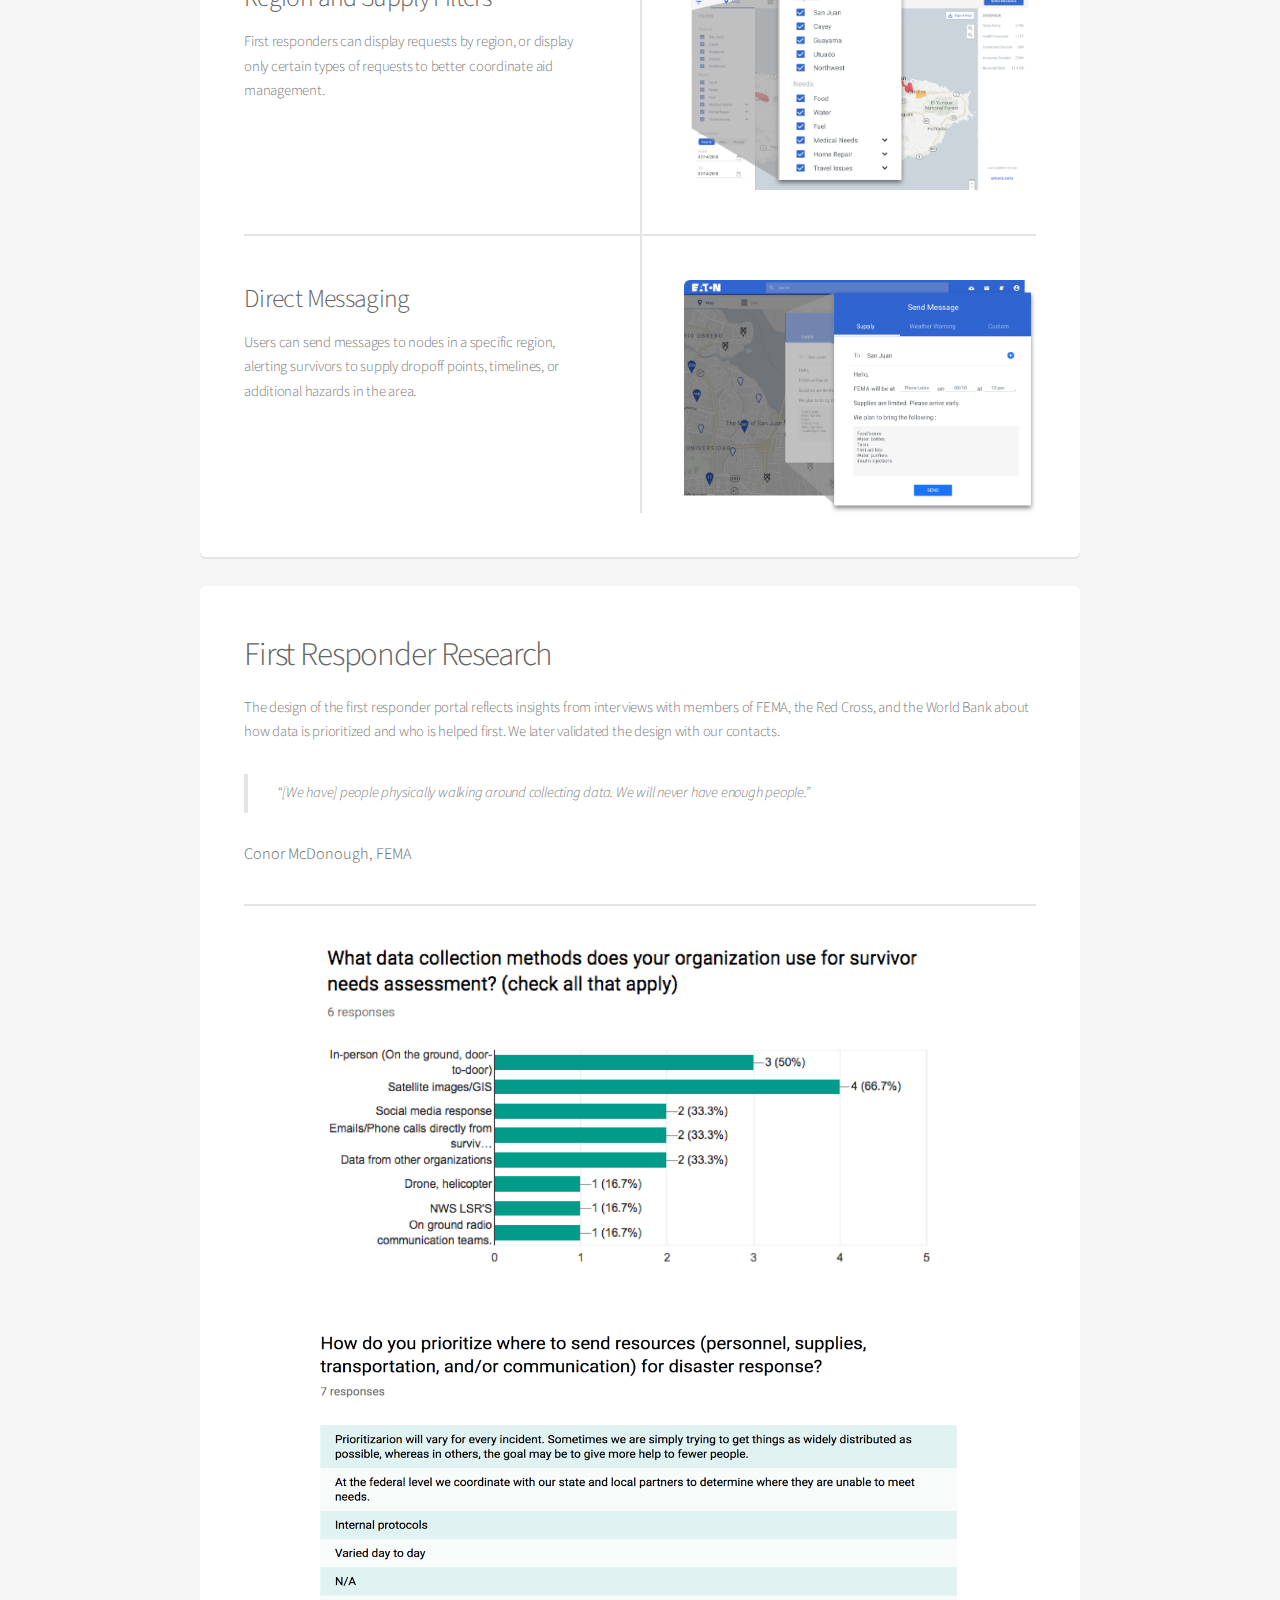
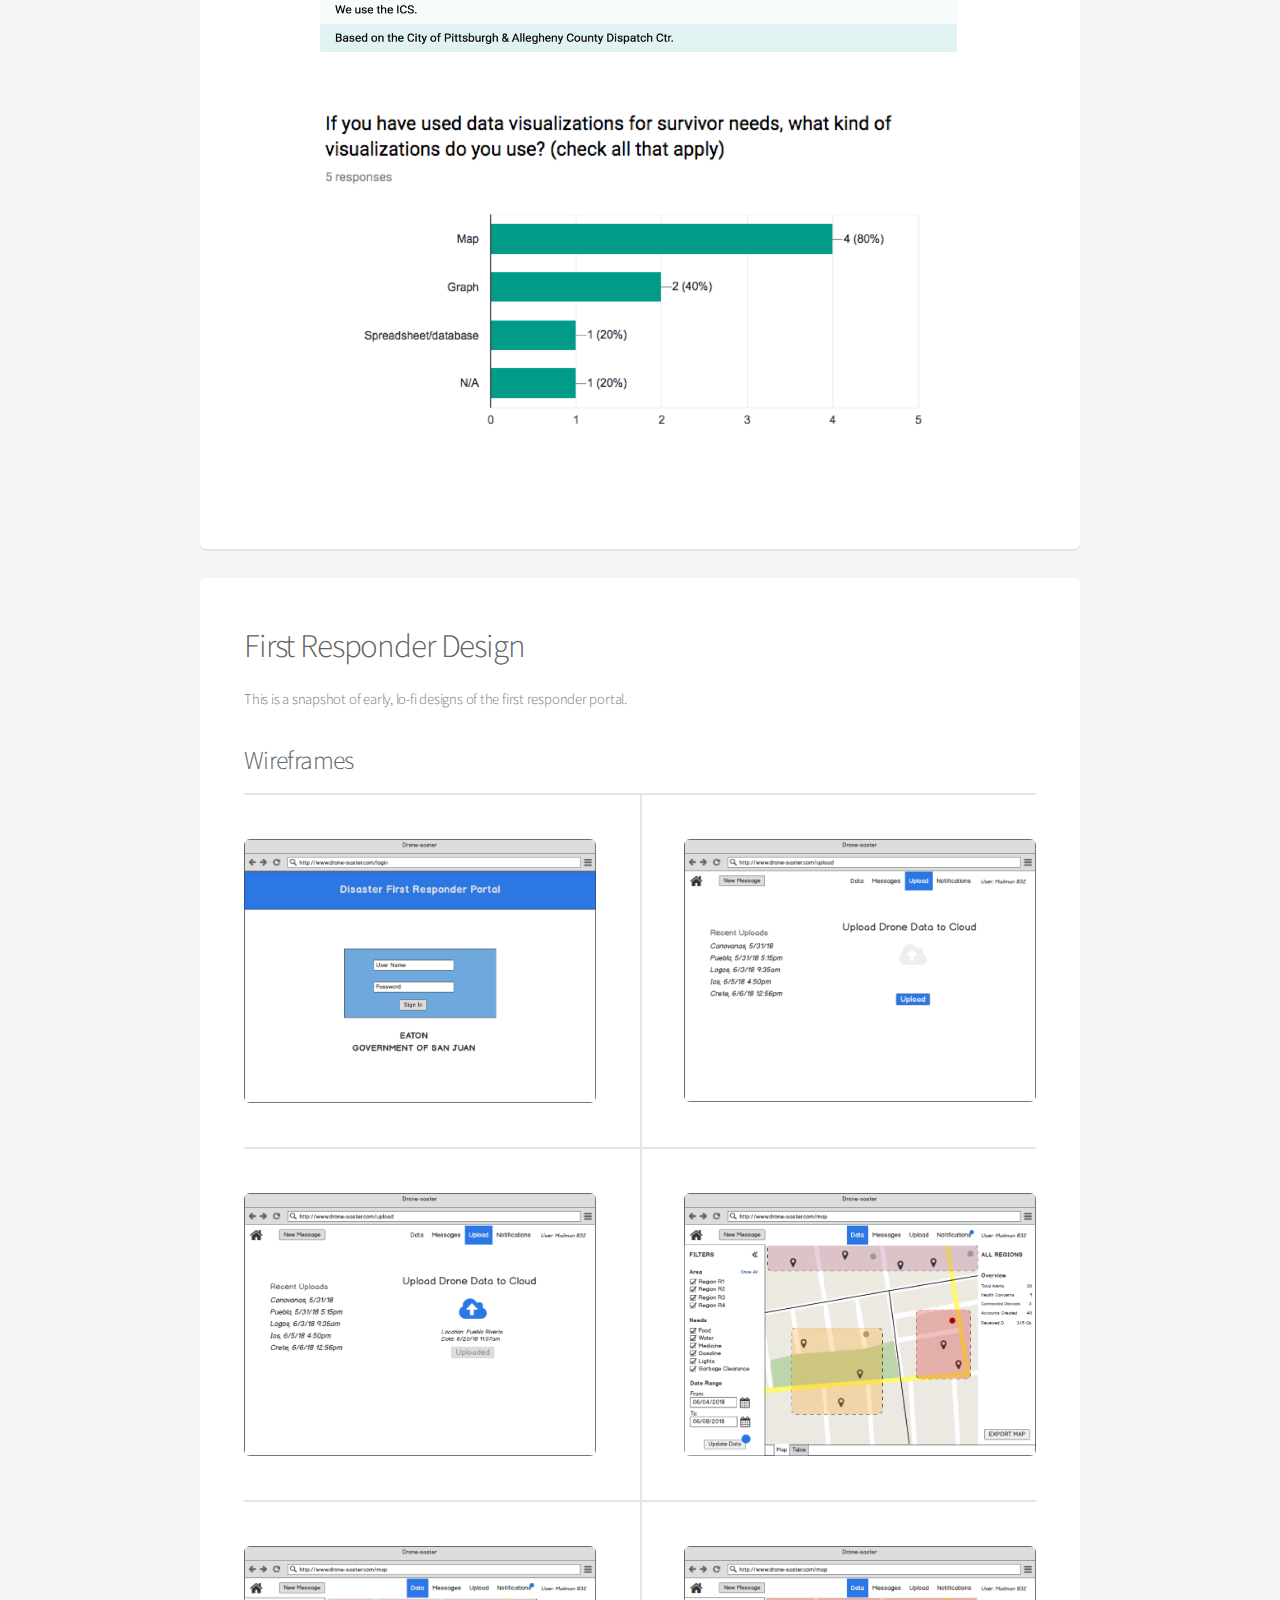
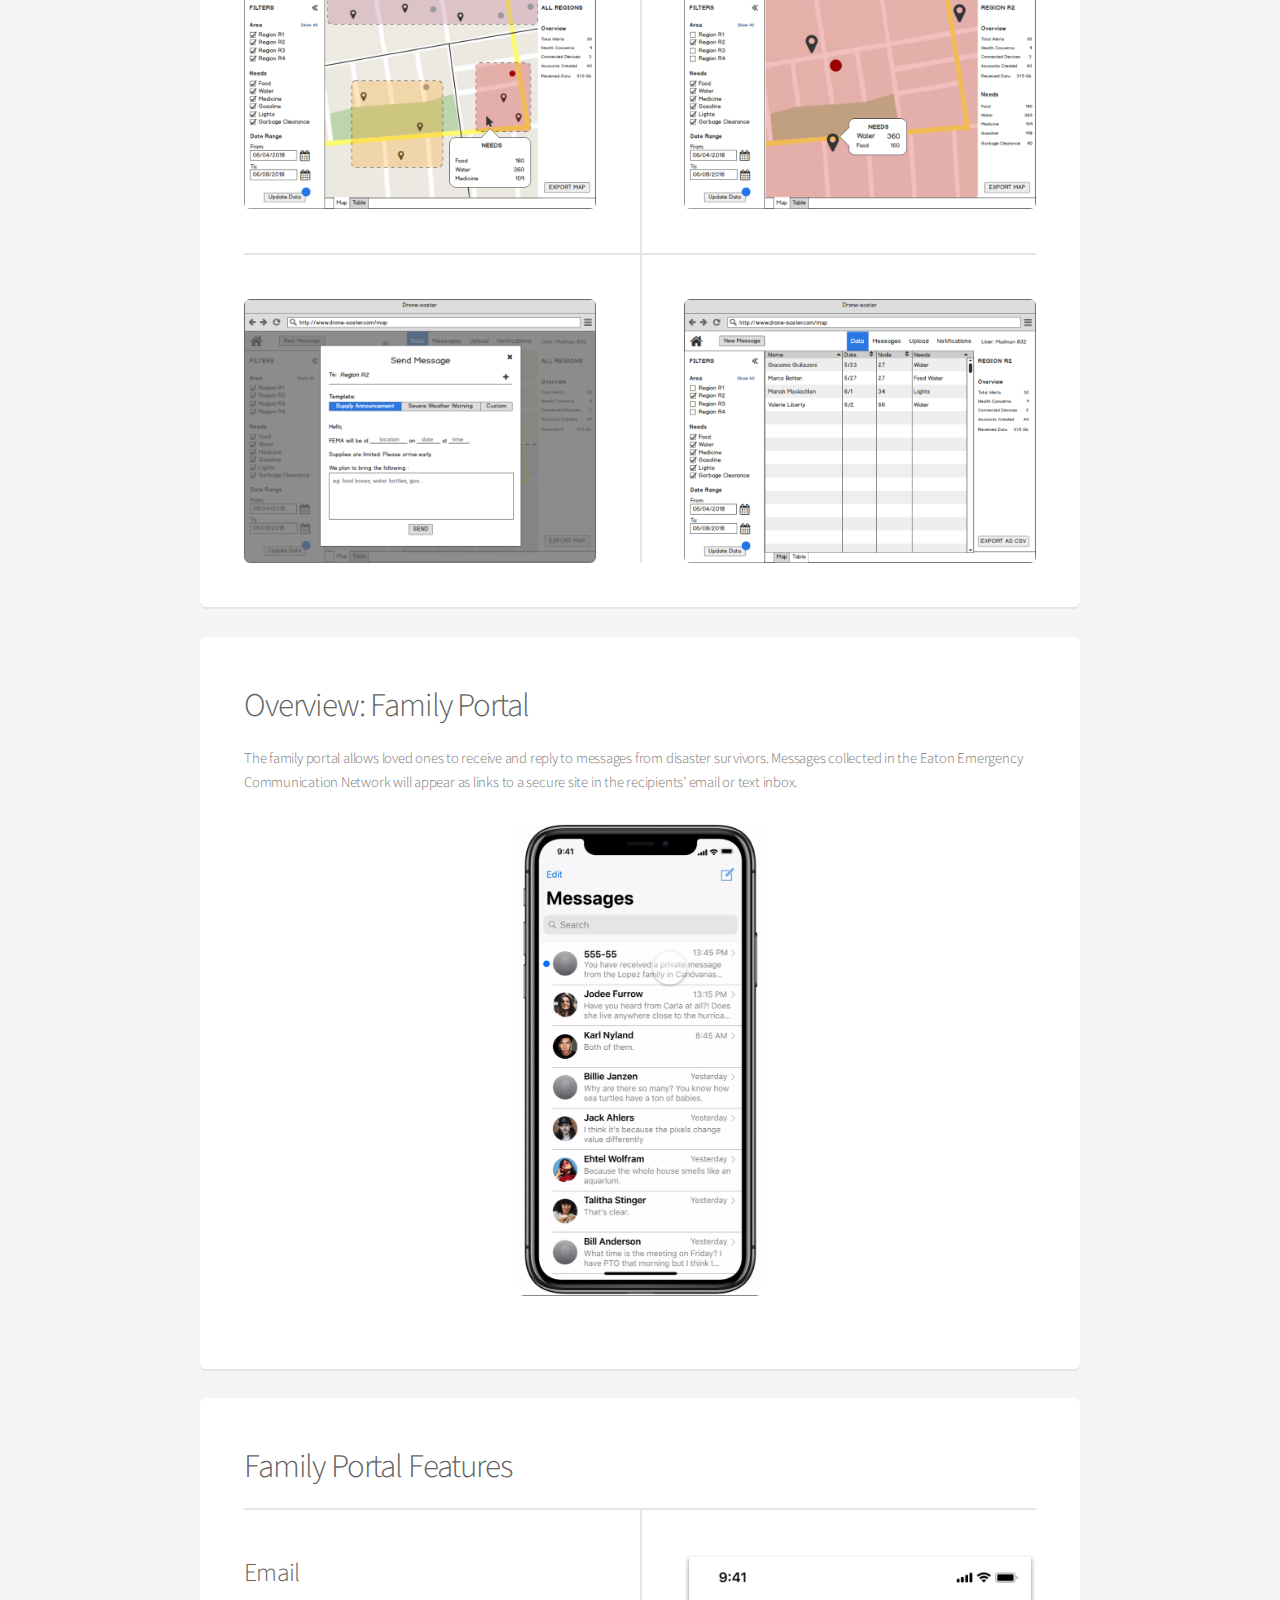
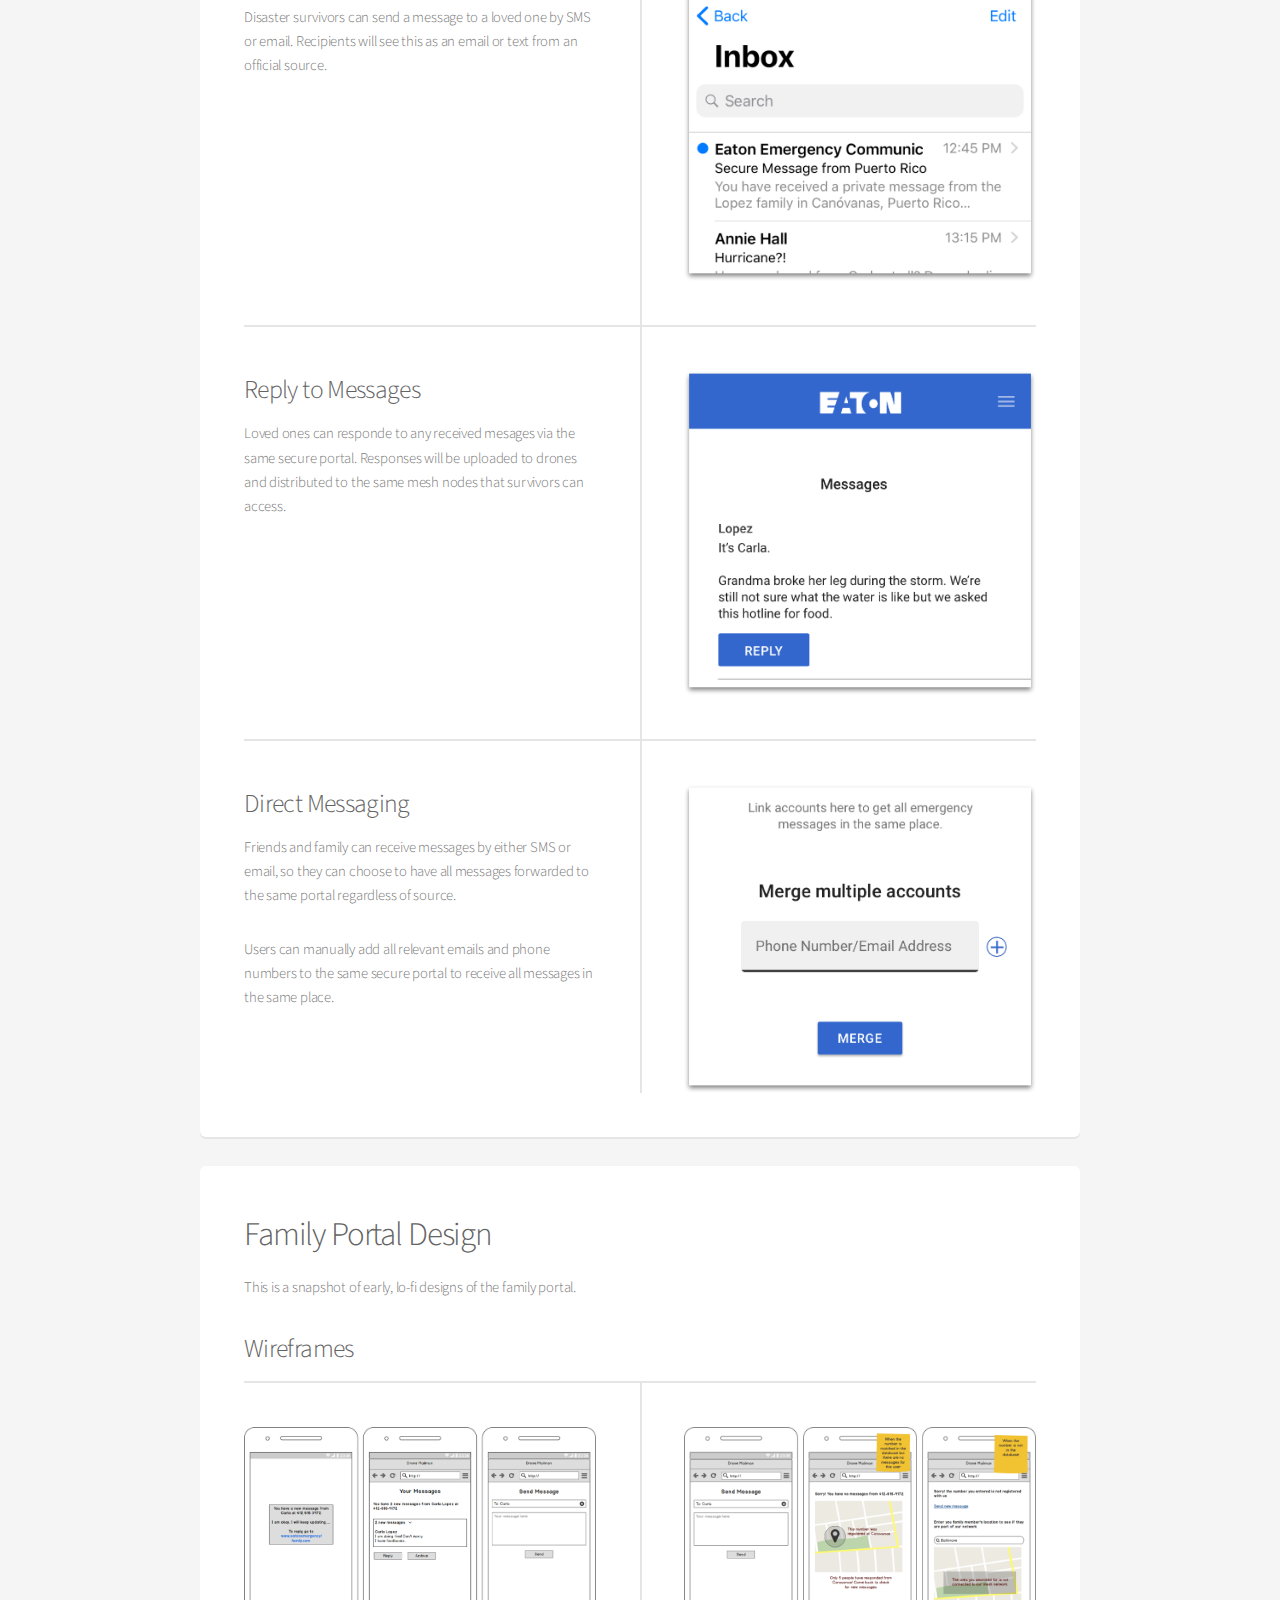
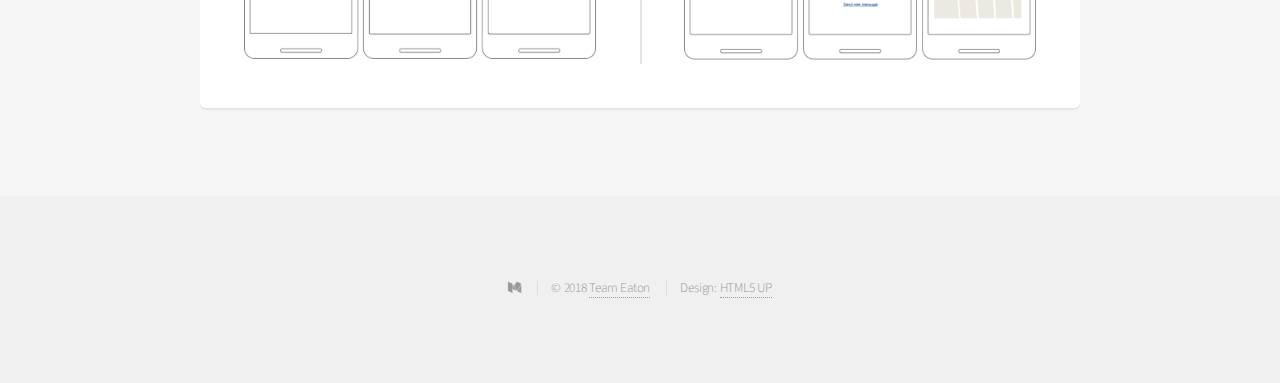
<file: family-and-first-responder.html>
<!DOCTYPE HTML>
<!--
	Alpha by HTML5 UP
	html5up.net | @ajlkn
	Free for personal and commercial use under the CCA 3.0 license (html5up.net/license)
-->
<html>

<head>
    <title>Eaton Capstone Team</title>
    <meta charset="utf-8" />
    <meta name="viewport" content="width=device-width, initial-scale=1, user-scalable=no" />
    <link rel="stylesheet" href="assets/css/main.css" />
    <link rel="stylesheet" href="assets/css/ecn.css" />
</head>

<body class="is-preload">
    <div id="page-wrapper">

        <!-- Header -->
        <header id="header">
            <h1>
                Family and First Responder Portal</h1>
            <nav id="nav">
                <ul>
                    <li>
                        <a href="index.html" class="icon">Home</a>
                    </li>
                    <li>
                        <a href="#" class="icon fa-angle-down">Sections</a>
                        <ul>
                            <li>
                                <a href="concept-validation.html">Concept Validation</a>
                                <ul>
                                    <li>
                                        <a href="problem-statement.html">Problem Statement</a>
                                    </li>
                                    <li>
                                        <a href="research.html">Research</a>
                                    </li>
                                    <li>
                                        <a href="pr-case-study.html">Puerto Rico Case Study</a>
                                    </li>
                                    <li>
                                        <a href="design-generation.html">Design Generation</a>
                                    </li>
                                </ul>
                            </li>
                            <li>
                                <a href="design-execution.html">Design Execution</a>
                                <ul>
                                    <li>
                                        <a href="high-level-service.html">High Level Service</a>
                                    </li>
                                    <li>
                                        <a href="survivor-portal.html">Survivor Portal</a>
                                    </li>
                                    <li>
                                        <a href="family-and-first-responder.html">Family and First Responder Portal</a>
                                    </li>
                                    <li>
                                        <a href="roadmap-future-plans.html">Roadmap and Future Plans</a>
                                    </li>
                                </ul>
                            </li>
                            <li>
                                <a href="team.html">About Us</a>
                            </li>
                        </ul>
                    </li>
                </ul>
            </nav>
        </header>

        <!-- Main -->
        <section id="main" class="container">
            <header>
                <h2>Family and First Responder Portals</h2>
                <p>First responders can prioritize survivor needs. Family can know their loved ones are safe.</p>
            </header>

            <div class="box">
                <div class="row">
                    <div class="col-12">
                        <h2>Overview: First Responder Portal</h2>
                        <p>
                            The first responder portal is a data visualization tool that allows aid workers, NGOs, and emergency personnel to prioritize
                            disaster survivor needs. Data collected from mesh nodes within the Eaton Emergency Communication
                            Network can be uploaded and viewed by any instance of this application.
                        </p>
                    </div>
                    <div class="col-12">
                        <span class="image fit">
                            <img src="images/fam-first-responder/firstresponder.gif">
                        </span>
                    </div>
                </div>
            </div>


            <section class="box  features">
                <div class="row">
                    <div class="col-12">
                        <h2>First Responder Portal Features</h2>
                    </div>

                </div>
                <div class="features-row">
                    <section>

                        <h3>Views</h3>
                        <p>Map to visualize user-submitted aid requests an prioritize regions. List view to sort data, and export
                            to other data visualization applications.</p>
                        <p>
                            According to interviews with members of FEMA, aid workers will often print maps of entire regsions for ground work, or export
                            data to existing mapping tools</p>
                    </section>
                    <section>
                        <span class="image fit">
                            <img src="images/fam-first-responder/fr-views.png">
                        </span>

                    </section>
                </div>
                <div class="features-row">
                    <section>

                        <h3>Region and Supply Filters</h3>
                        <p>
                            First responders can display requests by region, or display only certain types of requests to better coordinate aid management.
                        </p>
                    </section>
                    <section>
                        <span class="image fit">
                            <img src="images/fam-first-responder/fr-filters.png">
                        </span>

                    </section>
                </div>
                <div class="features-row">
                    <section>

                        <h3>Direct Messaging</h3>
                        <p>Users can send messages to nodes in a specific region, alerting survivors to supply dropoff points,
                            timelines, or additional hazards in the area.</p>
                    </section>
                    <section>
                        <span class="image fit">
                            <img src="images/fam-first-responder/fr-dms.png">
                        </span>

                    </section>
                </div>
            </section>

            <div class="box">
                <div class="row">
                    <div class="col-12">
                        <h2>First Responder Research</h2>
                        <p>The design of the first responder portal reflects insights from interviews with members of FEMA,
                            the Red Cross, and the World Bank about how data is prioritized and who is helped first. We later
                            validated the design with our contacts.</p>
                    </div>
                </div>
                <div class="row">
                    <div class="col-12">

                        <blockquote>“[We have] people physically walking around collecting data. We will never have enough people.”</blockquote>
                        <h4>Conor McDonough, FEMA</h4>
                    </div>
                </div>
                <hr>
                <div class="row">
                    <div class="off-1 col-10">
                        <span class="image fit">
                            <img src="images/fam-first-responder/fr-research-1.png">
                        </span>
                    </div>
                    <div class="off-1 col-10">
                        <span class="image fit">
                            <img src="images/fam-first-responder/fr-research-2.png">
                        </span>
                    </div>
                    <div class="off-1 col-10">
                        <span class="image fit">
                            <img src="images/fam-first-responder/fr-research-3.png">
                        </span>
                    </div>
                </div>
            </div>

            <div class="box features">
                <div class="row">
                    <div class="col-12">
                        <h2>First Responder Design</h2>
                        <p>This is a snapshot of early, lo-fi designs of the first responder portal.</p>
                    </div>
                </div>
                <div class="row">
                    <div class="col-12">
                        <h3>Wireframes</h3>
                    </div>
                </div>
                <div class="features-row">
                    <section>
                        <span class="image fit">
                            <img src="images/fam-first-responder/fr-wf-1.png">
                        </span>
                    </section>
                    <section>
                        <span class="image fit">
                            <img src="images/fam-first-responder/fr-wf-2.png">
                        </span>
                    </section>
                </div>
                <div class="features-row">
                    <section>
                        <span class="image fit">
                            <img src="images/fam-first-responder/fr-wf-3.png">
                        </span>
                    </section>
                    <section>
                        <span class="image fit">
                            <img src="images/fam-first-responder/fr-wf-4.png">
                        </span>
                    </section>
                </div>
                <div class="features-row">
                    <section>
                        <span class="image fit">
                            <img src="images/fam-first-responder/fr-wf-5.png">
                        </span>
                    </section>
                    <section>
                        <span class="image fit">
                            <img src="images/fam-first-responder/fr-wf-6.png">
                        </span>
                    </section>
                </div>
                <div class="features-row">
                    <section>
                        <span class="image fit">
                            <img src="images/fam-first-responder/fr-wf-7.png">
                        </span>
                    </section>
                    <section>
                        <span class="image fit">
                            <img src="images/fam-first-responder/fr-wf-8.png">
                        </span>
                    </section>
                </div>
            </div>

            <div class="box">
                <div class="row">
                    <div class="col-12">
                        <h2>Overview: Family Portal</h2>
                        <p>
                            The family portal allows loved ones to receive and reply to messages from disaster survivors. Messages collected in the Eaton
                            Emergency Communication Network will appear as links to a secure site in the recipients’ email
                            or text inbox.
                        </p>
                    </div>
                    <div class="col-4 off-4 off-1-mobilep col-10-mobilep">
                        <span class="image fit">
                            <img src="images/fam-first-responder/family.gif">
                        </span>
                    </div>
                </div>
            </div>

            <section class="box  features">
                <div class="row">
                    <div class="col-12">
                        <h2>Family Portal Features</h2>
                    </div>

                </div>
                <div class="features-row">
                    <section>

                        <h3>Email</h3>
                        <p>Disaster survivors can send a message to a loved one by SMS or email. Recipients will see this as
                            an email or text from an official source.</p>
                    </section>
                    <section>
                        <span class="image fit">
                            <img src="images/fam-first-responder/fam-email.png">
                        </span>

                    </section>
                </div>
                <div class="features-row">
                    <section>

                        <h3>Reply to Messages</h3>
                        <p>
                            Loved ones can responde to any received mesages via the same secure portal. Responses will be uploaded to drones and distributed
                            to the same mesh nodes that survivors can access.
                        </p>
                    </section>
                    <section>
                        <span class="image fit">
                            <img src="images/fam-first-responder/fam-reply.png">
                        </span>

                    </section>
                </div>
                <div class="features-row">
                    <section>

                        <h3>Direct Messaging</h3>
                        <p>Friends and family can receive messages by either SMS or email, so they can choose to have all messages
                            forwarded to the same portal regardless of source. </p>
                        <p>
                            Users can manually add all relevant emails and phone numbers to the same secure portal to receive all messages in the same
                            place.
                        </p>
                    </section>
                    <section>
                        <span class="image fit">
                            <img src="images/fam-first-responder/fam-merge.png">
                        </span>
                    </section>
                </div>
            </section>

            <div class="box features">
                <div class="row">
                    <div class="col-12">
                        <h2>Family Portal Design</h2>
                        <p>This is a snapshot of early, lo-fi designs of the family portal.</p>
                    </div>
                </div>
                <div class="row">
                    <div class="col-12">
                        <h3>Wireframes</h3>
                    </div>
                </div>
                <div class="features-row">
                    <section>
                        <span class="image fit">
                            <img src="images/fam-first-responder/fam-wf-1.png">
                        </span>
                    </section>
                    <section>
                        <span class="image fit">
                            <img src="images/fam-first-responder/fam-wf-2.png">
                        </span>
                    </section>
                </div>


            </div>
        </section>



        <!-- footer -->
        <footer id="footer">
            <ul class="copyright">
                <li>
                    <a href="https://medium.com/@cmu.eaton.2018" target="_blank" class="icon style2 fa-medium"></a>
                </li>
                <li>&copy; 2018
                    <a href="team.html">Team Eaton</a>
                </li>
                <li>Design:
                    <a href="http://html5up.net">HTML5 UP</a>
                </li>
            </ul>
        </footer>

    </div>

    <!-- Scripts -->
    <script src="assets/js/jquery.min.js"></script>
    <script src="assets/js/jquery.dropotron.min.js"></script>
    <script src="assets/js/jquery.scrollex.min.js"></script>
    <script src="assets/js/browser.min.js"></script>
    <script src="assets/js/breakpoints.min.js"></script>
    <script src="assets/js/util.js"></script>
    <script src="assets/js/main.js"></script>

</body>

</html>
</file>
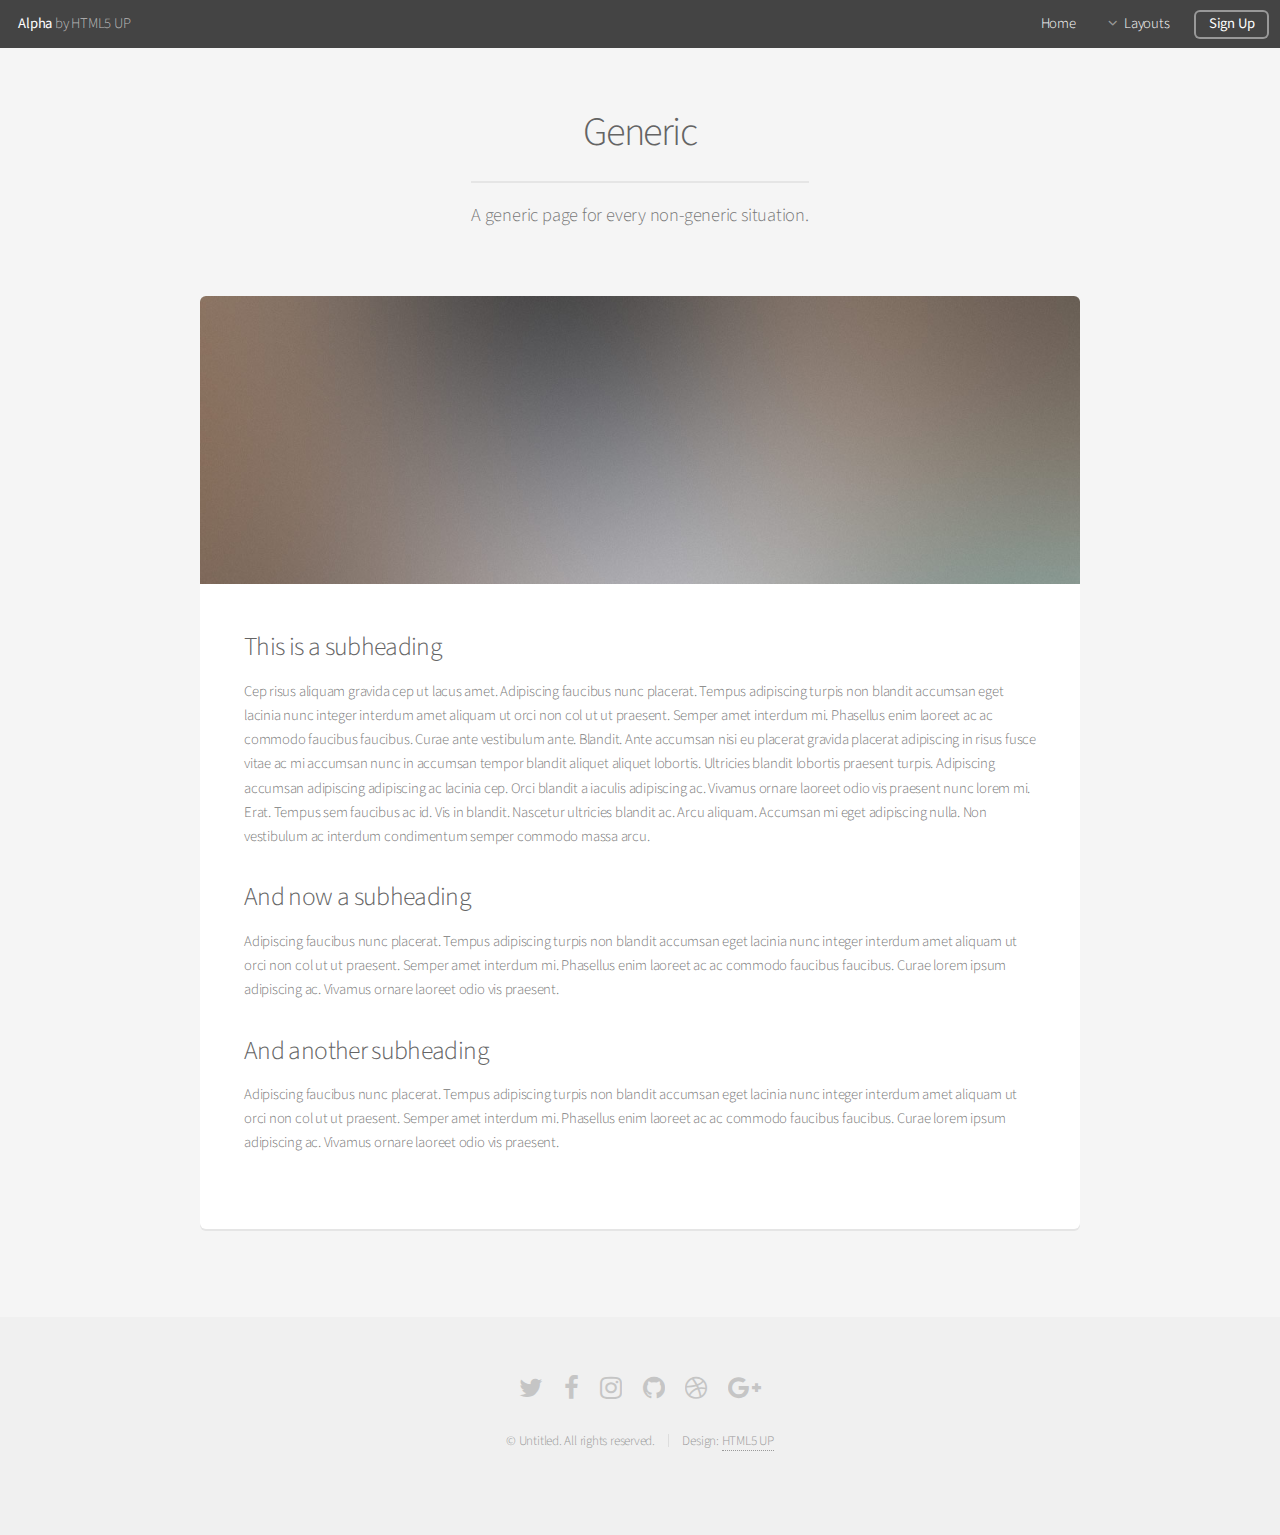
<file: generic.html>
<!DOCTYPE HTML>
<!--
	Alpha by HTML5 UP
	html5up.net | @ajlkn
	Free for personal and commercial use under the CCA 3.0 license (html5up.net/license)
-->
<html>
	<head>
		<title>Generic - Alpha by HTML5 UP</title>
		<meta charset="utf-8" />
		<meta name="viewport" content="width=device-width, initial-scale=1, user-scalable=no" />
		<link rel="stylesheet" href="assets/css/main.css" />
	</head>
	<body class="is-preload">
		<div id="page-wrapper">

			<!-- Header -->
				<header id="header">
					<h1><a href="index.html">Alpha</a> by HTML5 UP</h1>
					<nav id="nav">
						<ul>
							<li><a href="index.html">Home</a></li>
							<li>
								<a href="#" class="icon fa-angle-down">Layouts</a>
								<ul>
									<li><a href="generic.html">Generic</a></li>
									<li><a href="contact.html">Contact</a></li>
									<li><a href="elements.html">Elements</a></li>
									<li>
										<a href="#">Submenu</a>
										<ul>
											<li><a href="#">Option One</a></li>
											<li><a href="#">Option Two</a></li>
											<li><a href="#">Option Three</a></li>
											<li><a href="#">Option Four</a></li>
										</ul>
									</li>
								</ul>
							</li>
							<li><a href="#" class="button">Sign Up</a></li>
						</ul>
					</nav>
				</header>

			<!-- Main -->
				<section id="main" class="container">
					<header>
						<h2>Generic</h2>
						<p>A generic page for every non-generic situation.</p>
					</header>
					<div class="box">
						<span class="image featured"><img src="images/pic01.jpg" alt="" /></span>
						<h3>This is a subheading</h3>
						<p>Cep risus aliquam gravida cep ut lacus amet. Adipiscing faucibus nunc placerat. Tempus adipiscing turpis non blandit accumsan eget lacinia nunc integer interdum amet aliquam ut orci non col ut ut praesent. Semper amet interdum mi. Phasellus enim laoreet ac ac commodo faucibus faucibus. Curae ante vestibulum ante. Blandit. Ante accumsan nisi eu placerat gravida placerat adipiscing in risus fusce vitae ac mi accumsan nunc in accumsan tempor blandit aliquet aliquet lobortis. Ultricies blandit lobortis praesent turpis. Adipiscing accumsan adipiscing adipiscing ac lacinia cep. Orci blandit a iaculis adipiscing ac. Vivamus ornare laoreet odio vis praesent nunc lorem mi. Erat. Tempus sem faucibus ac id. Vis in blandit. Nascetur ultricies blandit ac. Arcu aliquam. Accumsan mi eget adipiscing nulla. Non vestibulum ac interdum condimentum semper commodo massa arcu.</p>
						<div class="row">
							<div class="row-6 row-12-mobilep">
								<h3>And now a subheading</h3>
								<p>Adipiscing faucibus nunc placerat. Tempus adipiscing turpis non blandit accumsan eget lacinia nunc integer interdum amet aliquam ut orci non col ut ut praesent. Semper amet interdum mi. Phasellus enim laoreet ac ac commodo faucibus faucibus. Curae lorem ipsum adipiscing ac. Vivamus ornare laoreet odio vis praesent.</p>
							</div>
							<div class="row-6 row-12-mobilep">
								<h3>And another subheading</h3>
								<p>Adipiscing faucibus nunc placerat. Tempus adipiscing turpis non blandit accumsan eget lacinia nunc integer interdum amet aliquam ut orci non col ut ut praesent. Semper amet interdum mi. Phasellus enim laoreet ac ac commodo faucibus faucibus. Curae lorem ipsum adipiscing ac. Vivamus ornare laoreet odio vis praesent.</p>
							</div>
						</div>
					</div>
				</section>

			<!-- Footer -->
				<footer id="footer">
					<ul class="icons">
						<li><a href="#" class="icon fa-twitter"><span class="label">Twitter</span></a></li>
						<li><a href="#" class="icon fa-facebook"><span class="label">Facebook</span></a></li>
						<li><a href="#" class="icon fa-instagram"><span class="label">Instagram</span></a></li>
						<li><a href="#" class="icon fa-github"><span class="label">Github</span></a></li>
						<li><a href="#" class="icon fa-dribbble"><span class="label">Dribbble</span></a></li>
						<li><a href="#" class="icon fa-google-plus"><span class="label">Google+</span></a></li>
					</ul>
					<ul class="copyright">
						<li>&copy; Untitled. All rights reserved.</li><li>Design: <a href="http://html5up.net">HTML5 UP</a></li>
					</ul>
				</footer>

		</div>

		<!-- Scripts -->
			<script src="assets/js/jquery.min.js"></script>
			<script src="assets/js/jquery.dropotron.min.js"></script>
			<script src="assets/js/jquery.scrollex.min.js"></script>
			<script src="assets/js/browser.min.js"></script>
			<script src="assets/js/breakpoints.min.js"></script>
			<script src="assets/js/util.js"></script>
			<script src="assets/js/main.js"></script>

	</body>
</html>
</file>
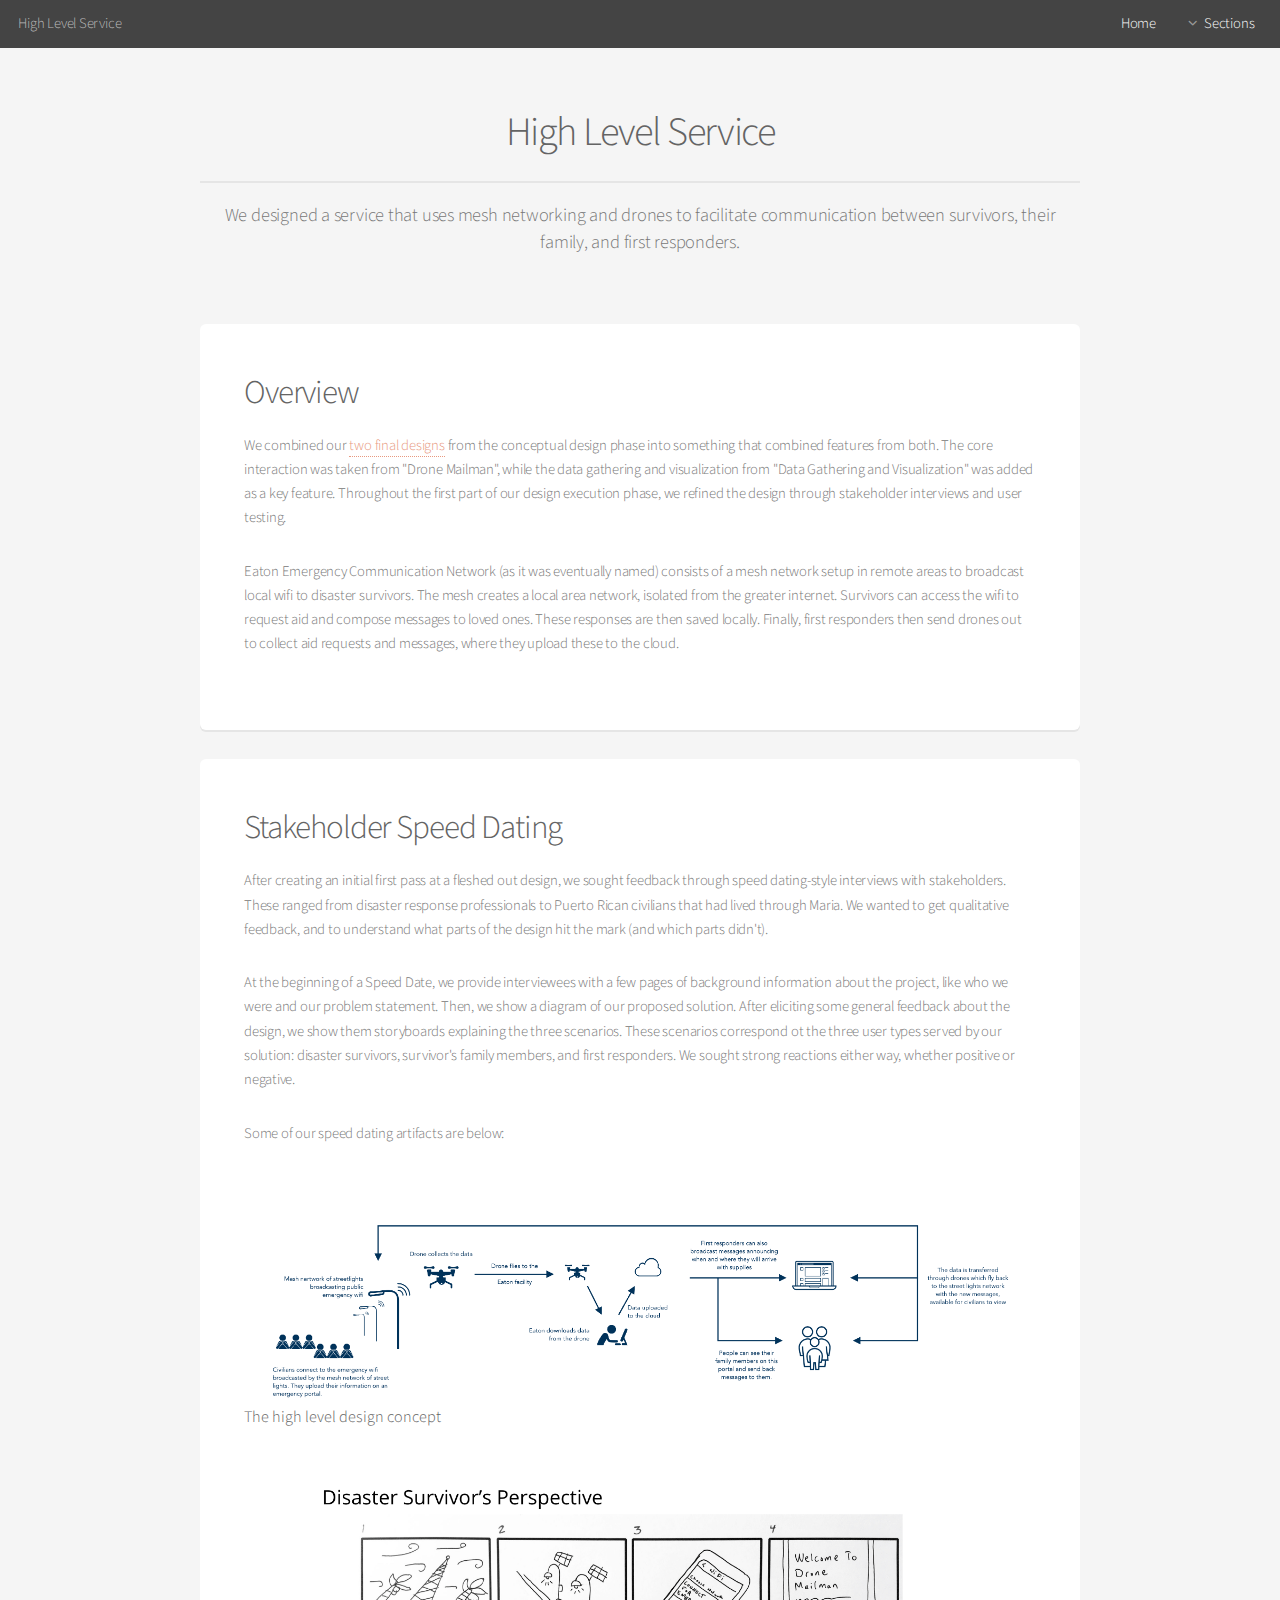
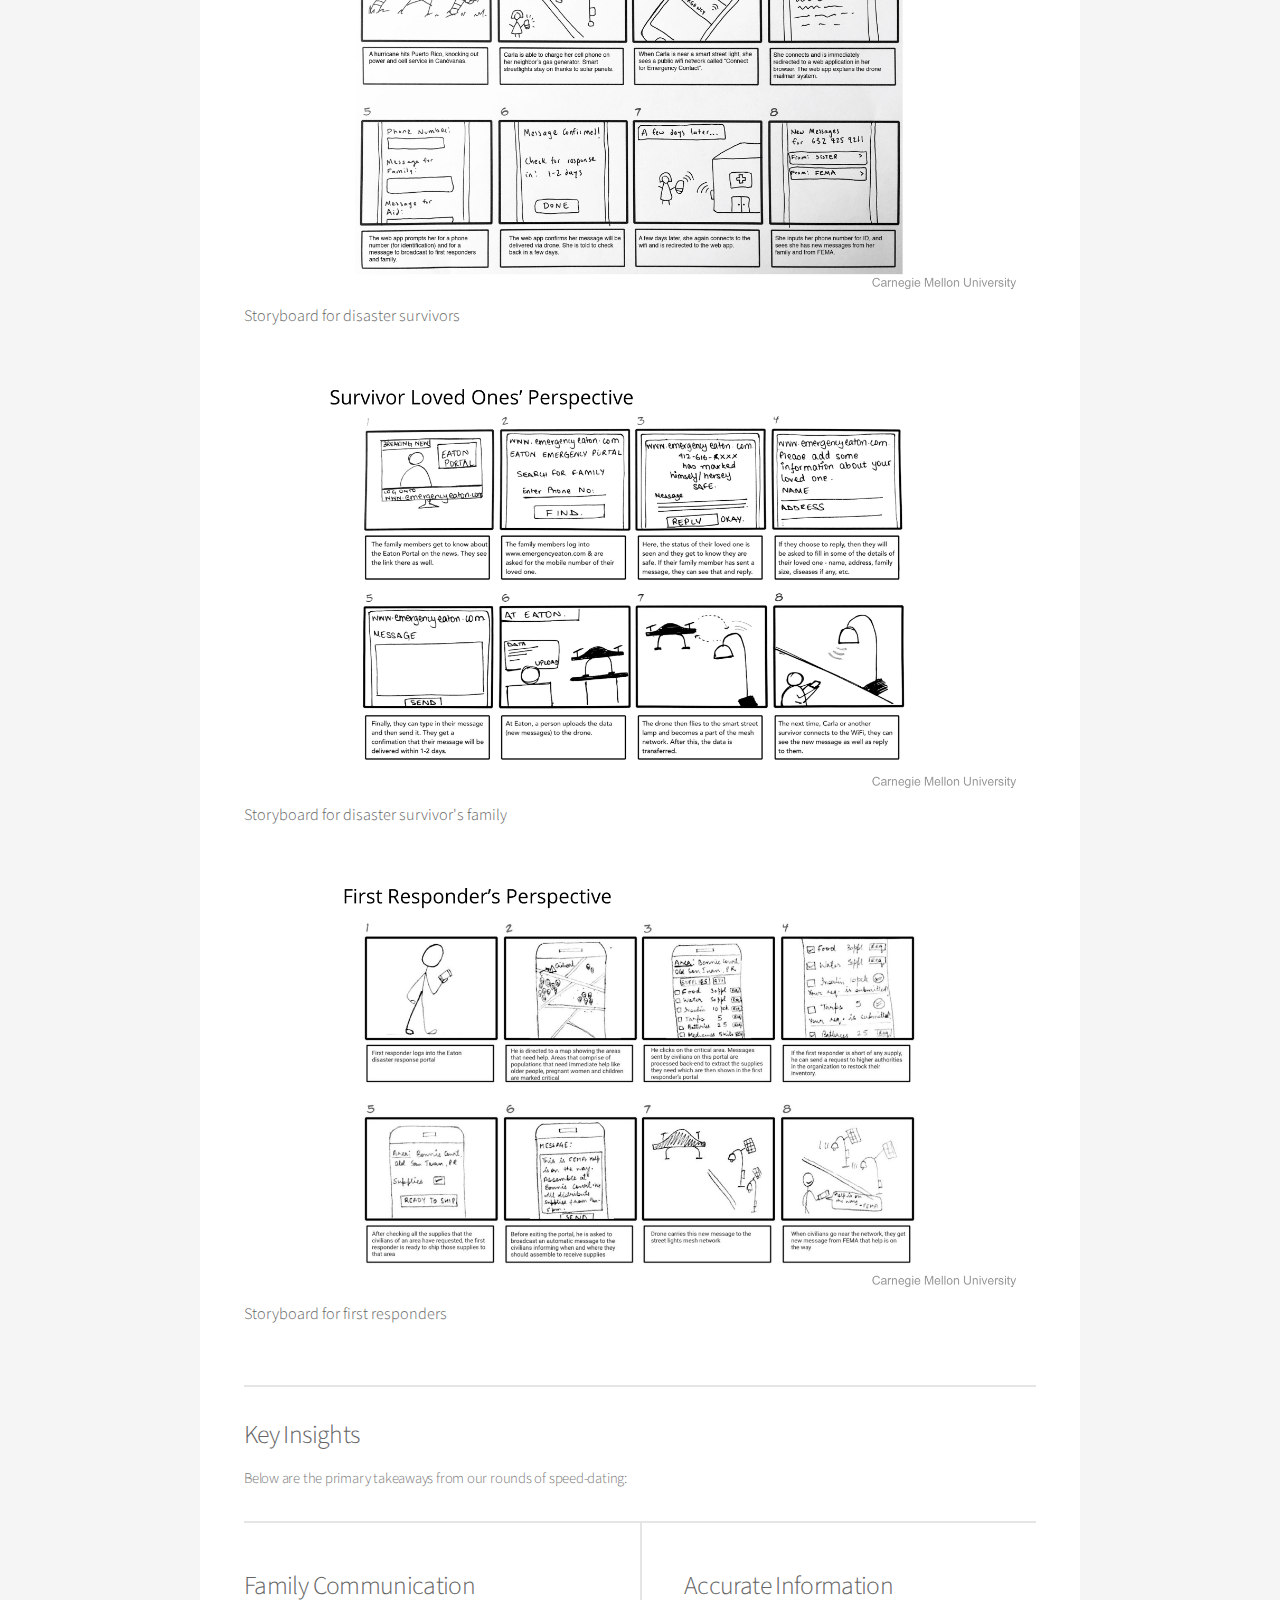
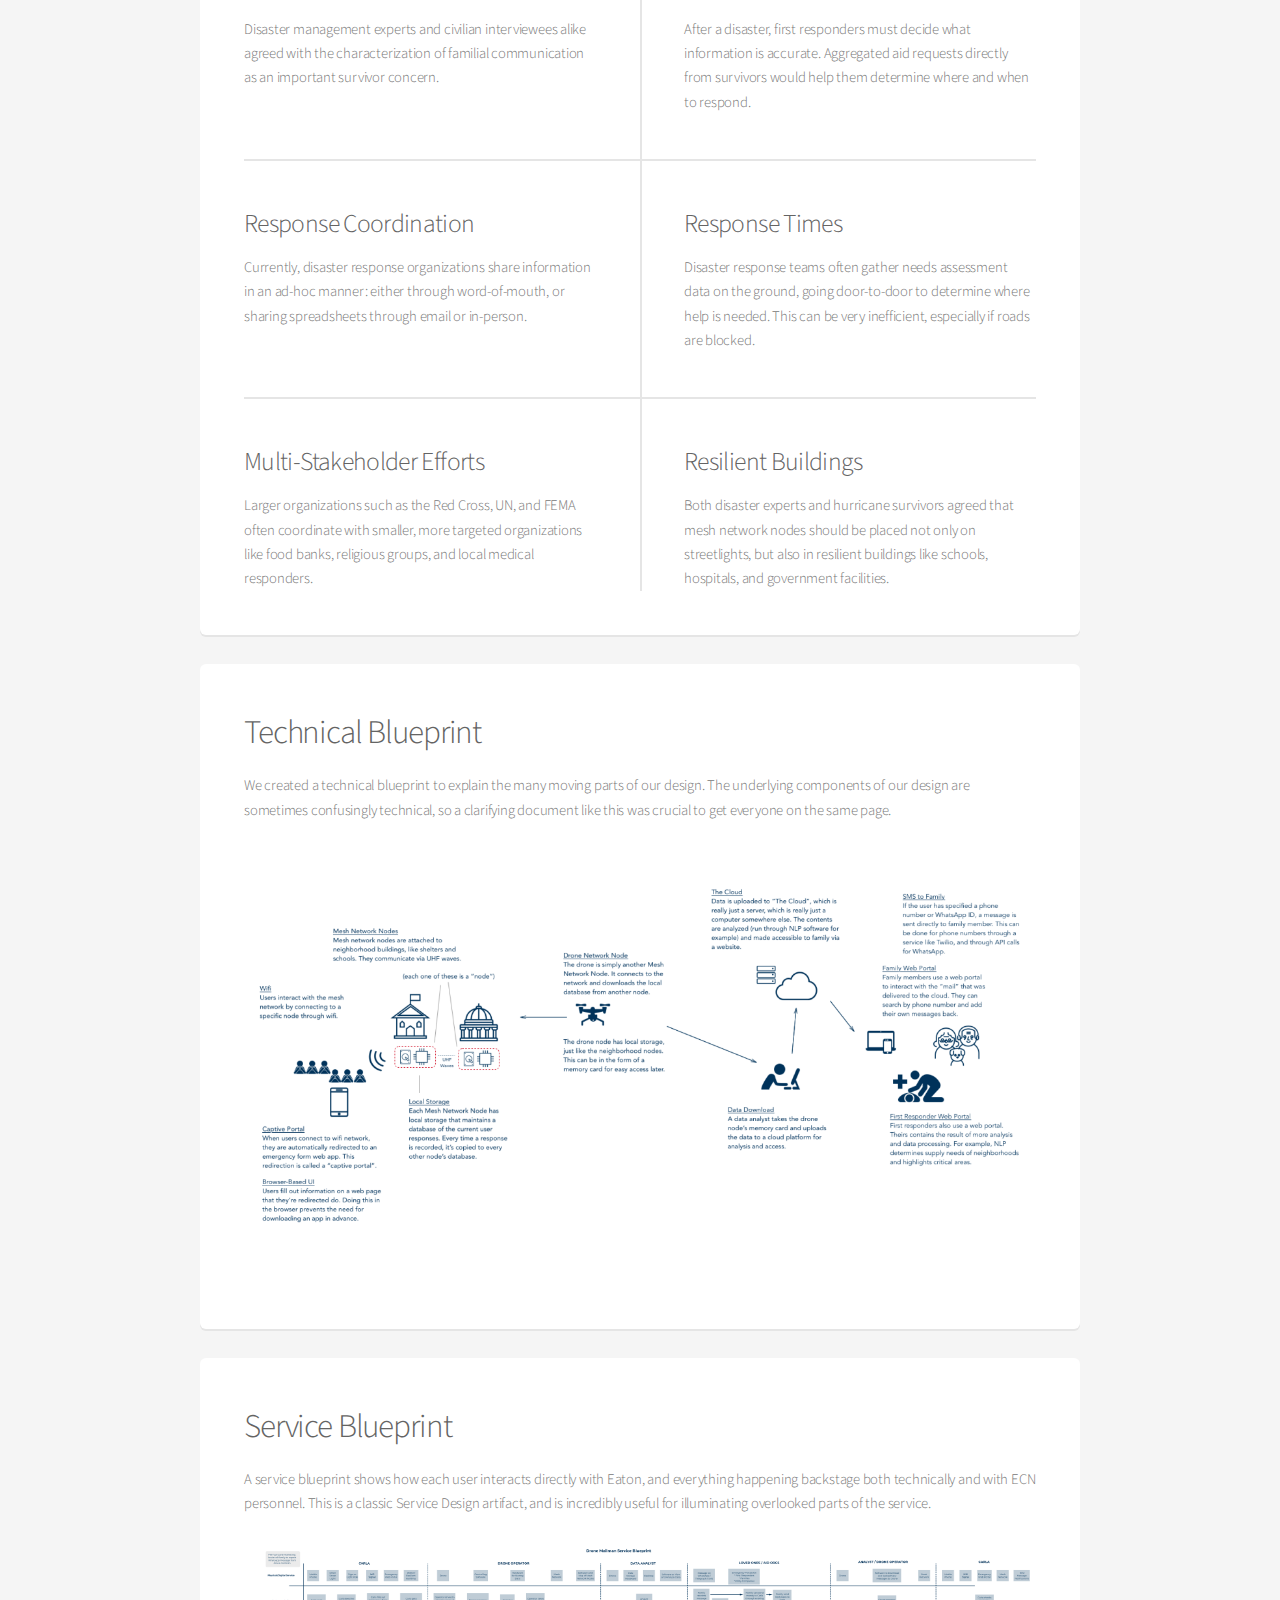
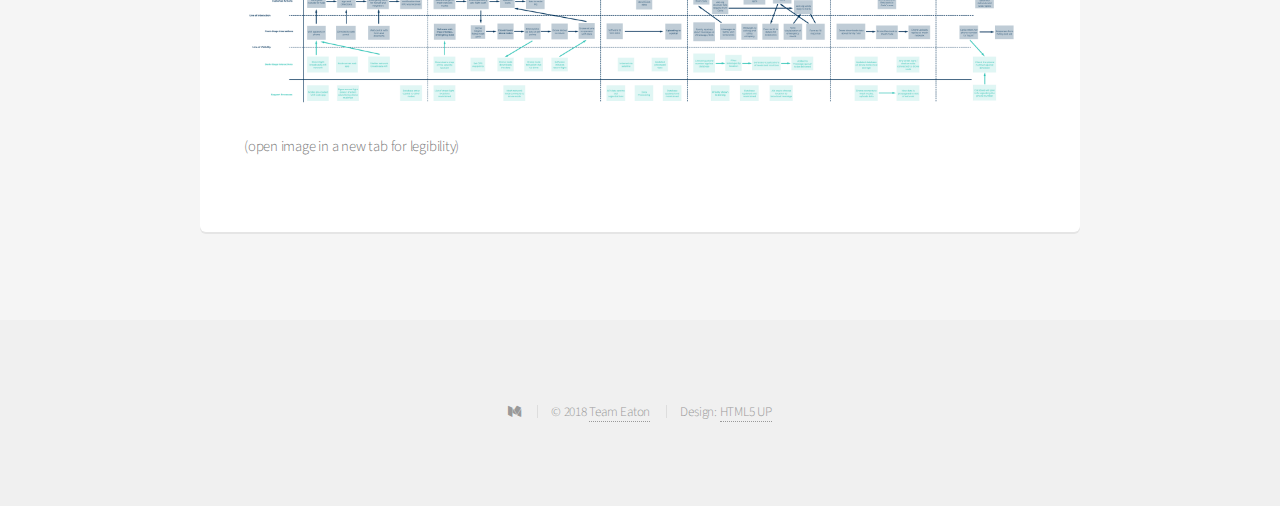
<file: high-level-service.html>
<!DOCTYPE HTML>
<!--
	Alpha by HTML5 UP
	html5up.net | @ajlkn
	Free for personal and commercial use under the CCA 3.0 license (html5up.net/license)
-->
<html>

<head>
    <title>Eaton Capstone Team</title>
    <meta charset="utf-8" />
    <meta name="viewport" content="width=device-width, initial-scale=1, user-scalable=no" />
    <link rel="stylesheet" href="assets/css/main.css" />
</head>

<body class="is-preload">
    <div id="page-wrapper">

        <!-- Header -->
        <header id="header">
            <h1>
                High Level Service</h1>
            <nav id="nav">
                <ul>
                    <li>
                        <a href="index.html" class="icon">Home</a>
                    </li>
                    <li>
                        <a href="#" class="icon fa-angle-down">Sections</a>
                        <ul>
                            <li>
                                <a href="concept-validation.html">Concept Validation</a>
                                <ul>
                                    <li>
                                        <a href="problem-statement.html">Problem Statement</a>
                                    </li>
                                    <li>
                                        <a href="research.html">Research</a>
                                    </li>
                                    <li>
                                        <a href="pr-case-study.html">Puerto Rico Case Study</a>
                                    </li>
                                    <li>
                                        <a href="design-generation.html">Design Generation</a>
                                    </li>
                                </ul>
                            </li>
                            <li>
                                <a href="design-execution.html">Design Execution</a>
                                <ul>
                                    <li>
                                        <a href="high-level-service.html">High Level Service</a>
                                    </li>
                                    <li>
                                        <a href="survivor-portal.html">Survivor Portal</a>
                                    </li>
                                    <li>
                                        <a href="family-and-first-responder.html">Family and First Responder Portal</a>
                                    </li>
                                    <li>
                                        <a href="roadmap-future-plans.html">Roadmap and Future Plans</a>
                                    </li>
                                </ul>
                            </li>
                            <li>
                                <a href="team.html">About Us</a>
                            </li>
                        </ul>
                    </li>
                </ul>
            </nav>
        </header>

        <!-- Main -->
        <section id="main" class="container">
            <header>
                <h2>High Level Service</h2>
                <p>We designed a service that uses mesh networking and drones to facilitate communication between survivors,
                    their family, and first responders.</p>
            </header>

            <div class="box">
                <div class="row">
                    <div class="col-12">
                        <h2>Overview</h2>
                        <p>
                            We combined our
                            <a href="design-generation.html">two final designs</a> from the conceptual design phase into something that combined features
                            from both. The core interaction was taken from "Drone Mailman", while the data gathering and
                            visualization from "Data Gathering and Visualization" was added as a key feature. Throughout
                            the first part of our design execution phase, we refined the design through stakeholder interviews
                            and user testing.
                        </p>
                        <p>Eaton Emergency Communication Network (as it was eventually named) consists of a mesh network setup
                            in remote areas to broadcast local wifi to disaster survivors. The mesh creates a local area
                            network, isolated from the greater internet. Survivors can access the wifi to request aid and
                            compose messages to loved ones. These responses are then saved locally. Finally, first responders
                            then send drones out to collect aid requests and messages, where they upload these to the cloud.
                        </p>
                    </div>
                </div>
            </div>

            <div class="box features">
                <div class="row">
                    <div class="col-12">
                        <h2>Stakeholder Speed Dating</h2>
                        <p>After creating an initial first pass at a fleshed out design, we sought feedback through speed dating-style
                            interviews with stakeholders. These ranged from disaster response professionals to Puerto Rican
                            civilians that had lived through Maria. We wanted to get qualitative feedback, and to understand
                            what parts of the design hit the mark (and which parts didn't).</p>
                        <p>At the beginning of a Speed Date, we provide interviewees with a few pages of background information
                            about the project, like who we were and our problem statement. Then, we show a diagram of our
                            proposed solution. After eliciting some general feedback about the design, we show them storyboards
                            explaining the three scenarios. These scenarios correspond ot the three user types served by
                            our solution: disaster survivors, survivor's family members, and first responders. We sought
                            strong reactions either way, whether positive or negative.</p>
                        <p>
                            Some of our speed dating artifacts are below:
                        </p>
                    </div>
                    <div class="col-12">
                        <span class="image fit ">
                            <img src="images/high-level-design/design concept.png ">
                            <h4>The high level design concept</h4>
                        </span>
                    </div>
                    <div class="col-12">
                        <span class="image fit ">
                            <img src="images/high-level-design/disaster survivor perspective.jpg ">
                            <h4>Storyboard for disaster survivors</h4>
                        </span>
                    </div>
                    <div class="col-12">
                        <span class="image fit ">
                            <img src="images/high-level-design/loved ones.jpg ">
                            <h4>Storyboard for disaster survivor's family</h4>
                        </span>
                    </div>
                    <div class="col-12">
                        <span class="image fit ">
                            <img src="images/high-level-design/first responer storyboard.jpg ">
                            <h4>Storyboard for first responders</h4>
                        </span>
                    </div>
                </div>
                <hr>
                <div class="row">
                    <div class="col-12">
                        <h3>Key Insights</h3>
                        <p>Below are the primary takeaways from our rounds of speed-dating:</p>
                    </div>

                </div>
                <div class="features-row">
                    <section>
                        <h3>Family Communication</h3>
                        <p>
                            Disaster management experts and civilian interviewees alike agreed with the characterization of familial communication as
                            an important survivor concern.</p>
                    </section>
                    <section>
                        <h3>Accurate Information</h3>
                        <p>After a disaster, first responders must decide what information is accurate. Aggregated aid requests
                            directly from survivors would help them determine where and when to respond. </p>
                    </section>
                </div>
                <div class="features-row">
                    <section>
                        <h3>Response Coordination</h3>
                        <p>Currently, disaster response organizations share information in an ad-hoc manner: either through
                            word-of-mouth, or sharing spreadsheets through email or in-person.</p>
                    </section>
                    <section>
                        <h3>Response Times</h3>
                        <p>
                            Disaster response teams often gather needs assessment data on the ground, going door-to-door to determine where help is needed.
                            This can be very inefficient, especially if roads are blocked.</p>
                    </section>
                </div>
                <div class="features-row">
                    <section>
                        <h3>Multi-Stakeholder Efforts</h3>
                        <p>Larger organizations such as the Red Cross, UN, and FEMA often coordinate with smaller, more targeted
                            organizations like food banks, religious groups, and local medical responders.</p>
                    </section>
                    <section>
                        <h3>Resilient Buildings</h3>
                        <p>Both disaster experts and hurricane survivors agreed that mesh network nodes should be placed not
                            only on streetlights, but also in resilient buildings like schools, hospitals, and government
                            facilities.
                        </p>
                    </section>
                </div>
            </div>

            <div class="box">
                <div class="row">
                    <div class="col-12">
                        <h2>Technical Blueprint</h2>
                        <p>We created a technical blueprint to explain the many moving parts of our design. The underlying components
                            of our design are sometimes confusingly technical, so a clarifying document like this was crucial
                            to get everyone on the same page.</p>
                    </div>
                    <div class="col-12">
                        <span class="image fit ">
                            <img src="images/high-level-design/technical blueprint.png">
                        </span>
                    </div>
                </div>
            </div>
            <div class="box">
                <div class="row">
                    <div class="col-12">
                        <h2>Service Blueprint</h2>
                        <p>A service blueprint shows how each user interacts directly with Eaton, and everything happening backstage
                            both technically and with ECN personnel. This is a classic Service Design artifact, and is incredibly
                            useful for illuminating overlooked parts of the service.</p>

                    </div>
                    <div class="col-12">
                        <span class="image fit ">
                            <img src="images/high-level-design/Service Blueprint.png">
                        </span>
                        <p>(open image in a new tab for legibility)</p>
                    </div>
                </div>
            </div>

        </section>


        <!-- footer -->
        <footer id="footer">
            <ul class="copyright">
                <li>
                    <a href="https://medium.com/@cmu.eaton.2018" target="_blank" class="icon style2 fa-medium"></a>
                </li>
                <li>&copy; 2018
                    <a href="team.html">Team Eaton</a>
                </li>
                <li>Design:
                    <a href="http://html5up.net">HTML5 UP</a>
                </li>
            </ul>
        </footer>

    </div>

    <!-- Scripts -->
    <script src="assets/js/jquery.min.js"></script>
    <script src="assets/js/jquery.dropotron.min.js"></script>
    <script src="assets/js/jquery.scrollex.min.js"></script>
    <script src="assets/js/browser.min.js"></script>
    <script src="assets/js/breakpoints.min.js"></script>
    <script src="assets/js/util.js"></script>
    <script src="assets/js/main.js"></script>

</body>

</html>
</file>
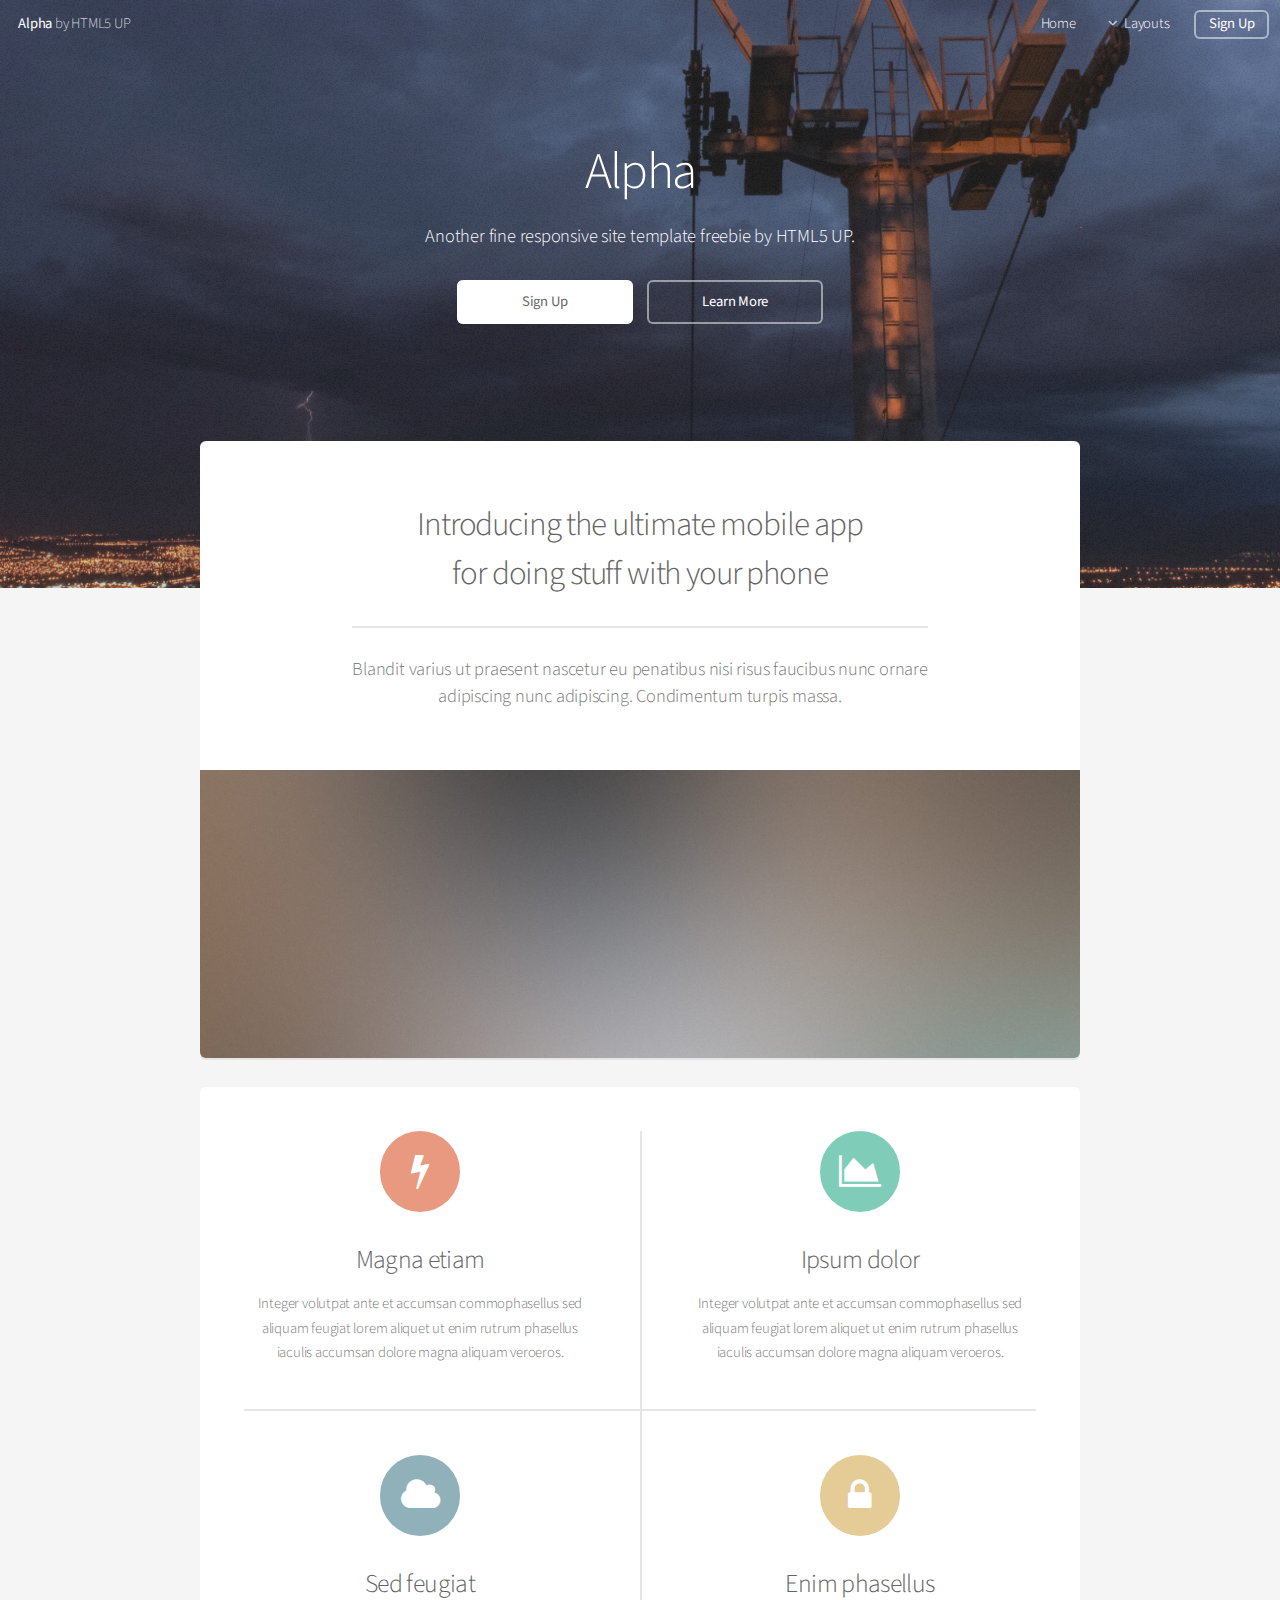
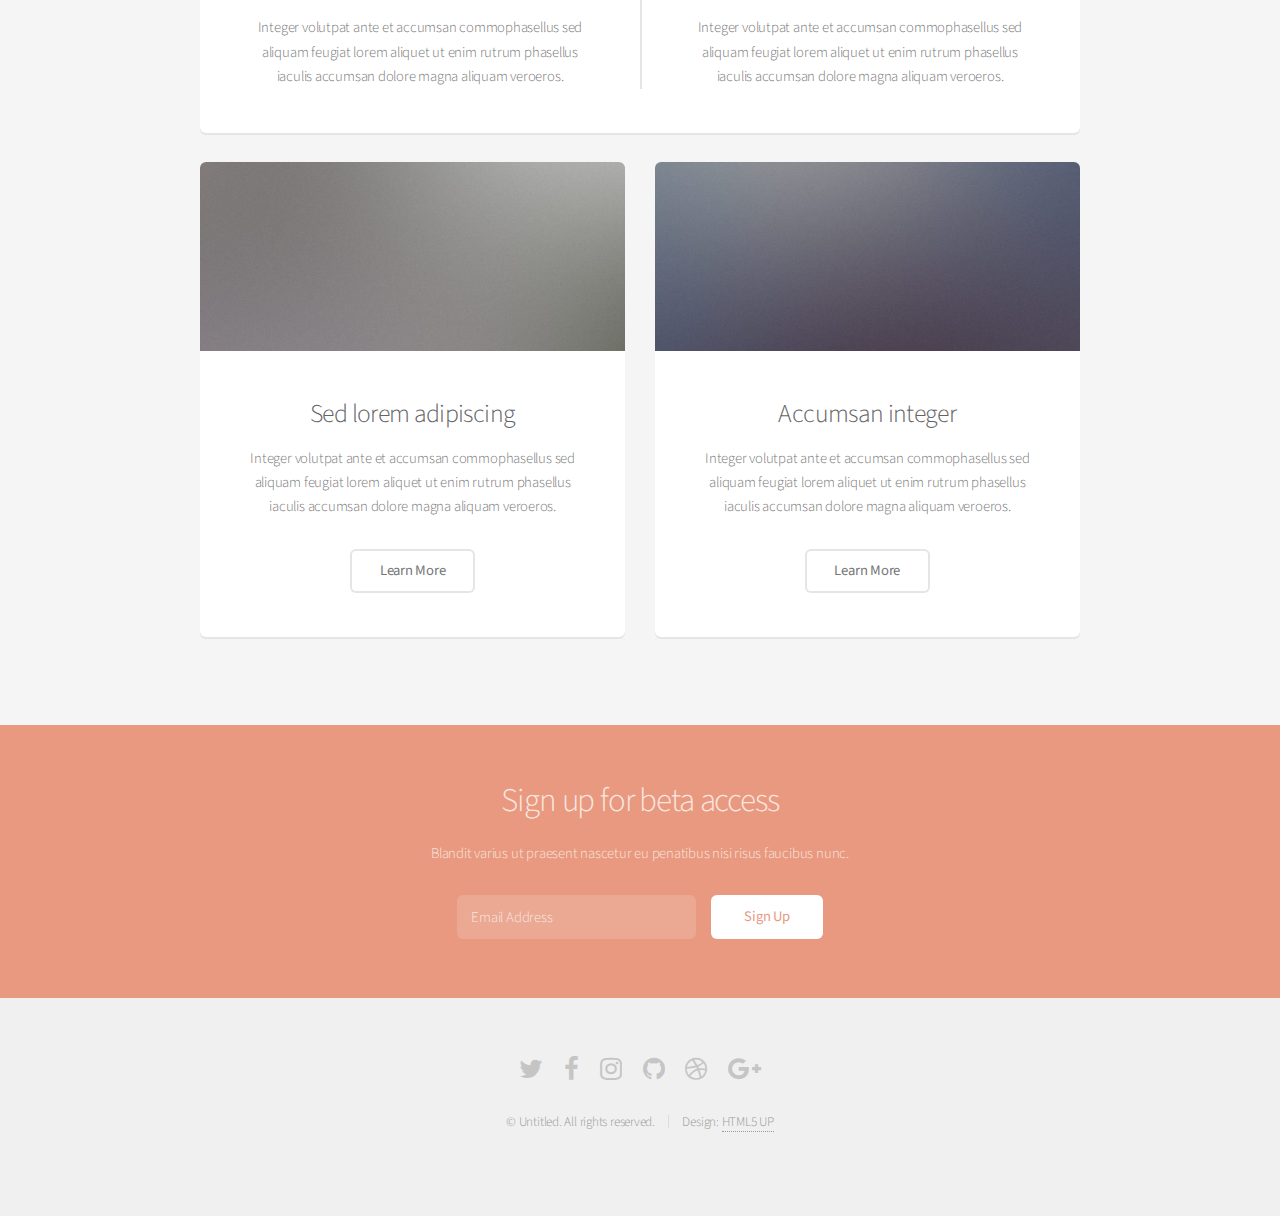
<file: index__template.html>
<!DOCTYPE HTML>
<!--
	Alpha by HTML5 UP
	html5up.net | @ajlkn
	Free for personal and commercial use under the CCA 3.0 license (html5up.net/license)
-->
<html>
	<head>
		<title>Alpha by HTML5 UP</title>
		<meta charset="utf-8" />
		<meta name="viewport" content="width=device-width, initial-scale=1, user-scalable=no" />
		<link rel="stylesheet" href="assets/css/main.css" />
	</head>
	<body class="landing is-preload">
		<div id="page-wrapper">

			<!-- Header -->
				<header id="header" class="alt">
					<h1><a href="index.html">Alpha</a> by HTML5 UP</h1>
					<nav id="nav">
						<ul>
							<li><a href="index.html">Home</a></li>
							<li>
								<a href="#" class="icon fa-angle-down">Layouts</a>
								<ul>
									<li><a href="generic.html">Generic</a></li>
									<li><a href="contact.html">Contact</a></li>
									<li><a href="elements.html">Elements</a></li>
									<li>
										<a href="#">Submenu</a>
										<ul>
											<li><a href="#">Option One</a></li>
											<li><a href="#">Option Two</a></li>
											<li><a href="#">Option Three</a></li>
											<li><a href="#">Option Four</a></li>
										</ul>
									</li>
								</ul>
							</li>
							<li><a href="#" class="button">Sign Up</a></li>
						</ul>
					</nav>
				</header>

			<!-- Banner -->
				<section id="banner">
					<h2>Alpha</h2>
					<p>Another fine responsive site template freebie by HTML5 UP.</p>
					<ul class="actions special">
						<li><a href="#" class="button primary">Sign Up</a></li>
						<li><a href="#" class="button">Learn More</a></li>
					</ul>
				</section>

			<!-- Main -->
				<section id="main" class="container">

					<section class="box special">
						<header class="major">
							<h2>Introducing the ultimate mobile app
							<br />
							for doing stuff with your phone</h2>
							<p>Blandit varius ut praesent nascetur eu penatibus nisi risus faucibus nunc ornare<br />
							adipiscing nunc adipiscing. Condimentum turpis massa.</p>
						</header>
						<span class="image featured"><img src="images/pic01.jpg" alt="" /></span>
					</section>

					<section class="box special features">
						<div class="features-row">
							<section>
								<span class="icon major fa-bolt accent2"></span>
								<h3>Magna etiam</h3>
								<p>Integer volutpat ante et accumsan commophasellus sed aliquam feugiat lorem aliquet ut enim rutrum phasellus iaculis accumsan dolore magna aliquam veroeros.</p>
							</section>
							<section>
								<span class="icon major fa-area-chart accent3"></span>
								<h3>Ipsum dolor</h3>
								<p>Integer volutpat ante et accumsan commophasellus sed aliquam feugiat lorem aliquet ut enim rutrum phasellus iaculis accumsan dolore magna aliquam veroeros.</p>
							</section>
						</div>
						<div class="features-row">
							<section>
								<span class="icon major fa-cloud accent4"></span>
								<h3>Sed feugiat</h3>
								<p>Integer volutpat ante et accumsan commophasellus sed aliquam feugiat lorem aliquet ut enim rutrum phasellus iaculis accumsan dolore magna aliquam veroeros.</p>
							</section>
							<section>
								<span class="icon major fa-lock accent5"></span>
								<h3>Enim phasellus</h3>
								<p>Integer volutpat ante et accumsan commophasellus sed aliquam feugiat lorem aliquet ut enim rutrum phasellus iaculis accumsan dolore magna aliquam veroeros.</p>
							</section>
						</div>
					</section>

					<div class="row">
						<div class="col-6 col-12-narrower">

							<section class="box special">
								<span class="image featured"><img src="images/pic02.jpg" alt="" /></span>
								<h3>Sed lorem adipiscing</h3>
								<p>Integer volutpat ante et accumsan commophasellus sed aliquam feugiat lorem aliquet ut enim rutrum phasellus iaculis accumsan dolore magna aliquam veroeros.</p>
								<ul class="actions special">
									<li><a href="#" class="button alt">Learn More</a></li>
								</ul>
							</section>

						</div>
						<div class="col-6 col-12-narrower">

							<section class="box special">
								<span class="image featured"><img src="images/pic03.jpg" alt="" /></span>
								<h3>Accumsan integer</h3>
								<p>Integer volutpat ante et accumsan commophasellus sed aliquam feugiat lorem aliquet ut enim rutrum phasellus iaculis accumsan dolore magna aliquam veroeros.</p>
								<ul class="actions special">
									<li><a href="#" class="button alt">Learn More</a></li>
								</ul>
							</section>

						</div>
					</div>

				</section>

			<!-- CTA -->
				<section id="cta">

					<h2>Sign up for beta access</h2>
					<p>Blandit varius ut praesent nascetur eu penatibus nisi risus faucibus nunc.</p>

					<form>
						<div class="row gtr-50 gtr-uniform">
							<div class="col-8 col-12-mobilep">
								<input type="email" name="email" id="email" placeholder="Email Address" />
							</div>
							<div class="col-4 col-12-mobilep">
								<input type="submit" value="Sign Up" class="fit" />
							</div>
						</div>
					</form>

				</section>

			<!-- Footer -->
				<footer id="footer">
					<ul class="icons">
						<li><a href="#" class="icon fa-twitter"><span class="label">Twitter</span></a></li>
						<li><a href="#" class="icon fa-facebook"><span class="label">Facebook</span></a></li>
						<li><a href="#" class="icon fa-instagram"><span class="label">Instagram</span></a></li>
						<li><a href="#" class="icon fa-github"><span class="label">Github</span></a></li>
						<li><a href="#" class="icon fa-dribbble"><span class="label">Dribbble</span></a></li>
						<li><a href="#" class="icon fa-google-plus"><span class="label">Google+</span></a></li>
					</ul>
					<ul class="copyright">
						<li>&copy; Untitled. All rights reserved.</li><li>Design: <a href="http://html5up.net">HTML5 UP</a></li>
					</ul>
				</footer>

		</div>

		<!-- Scripts -->
			<script src="assets/js/jquery.min.js"></script>
			<script src="assets/js/jquery.dropotron.min.js"></script>
			<script src="assets/js/jquery.scrollex.min.js"></script>
			<script src="assets/js/browser.min.js"></script>
			<script src="assets/js/breakpoints.min.js"></script>
			<script src="assets/js/util.js"></script>
			<script src="assets/js/main.js"></script>

	</body>
</html>
</file>
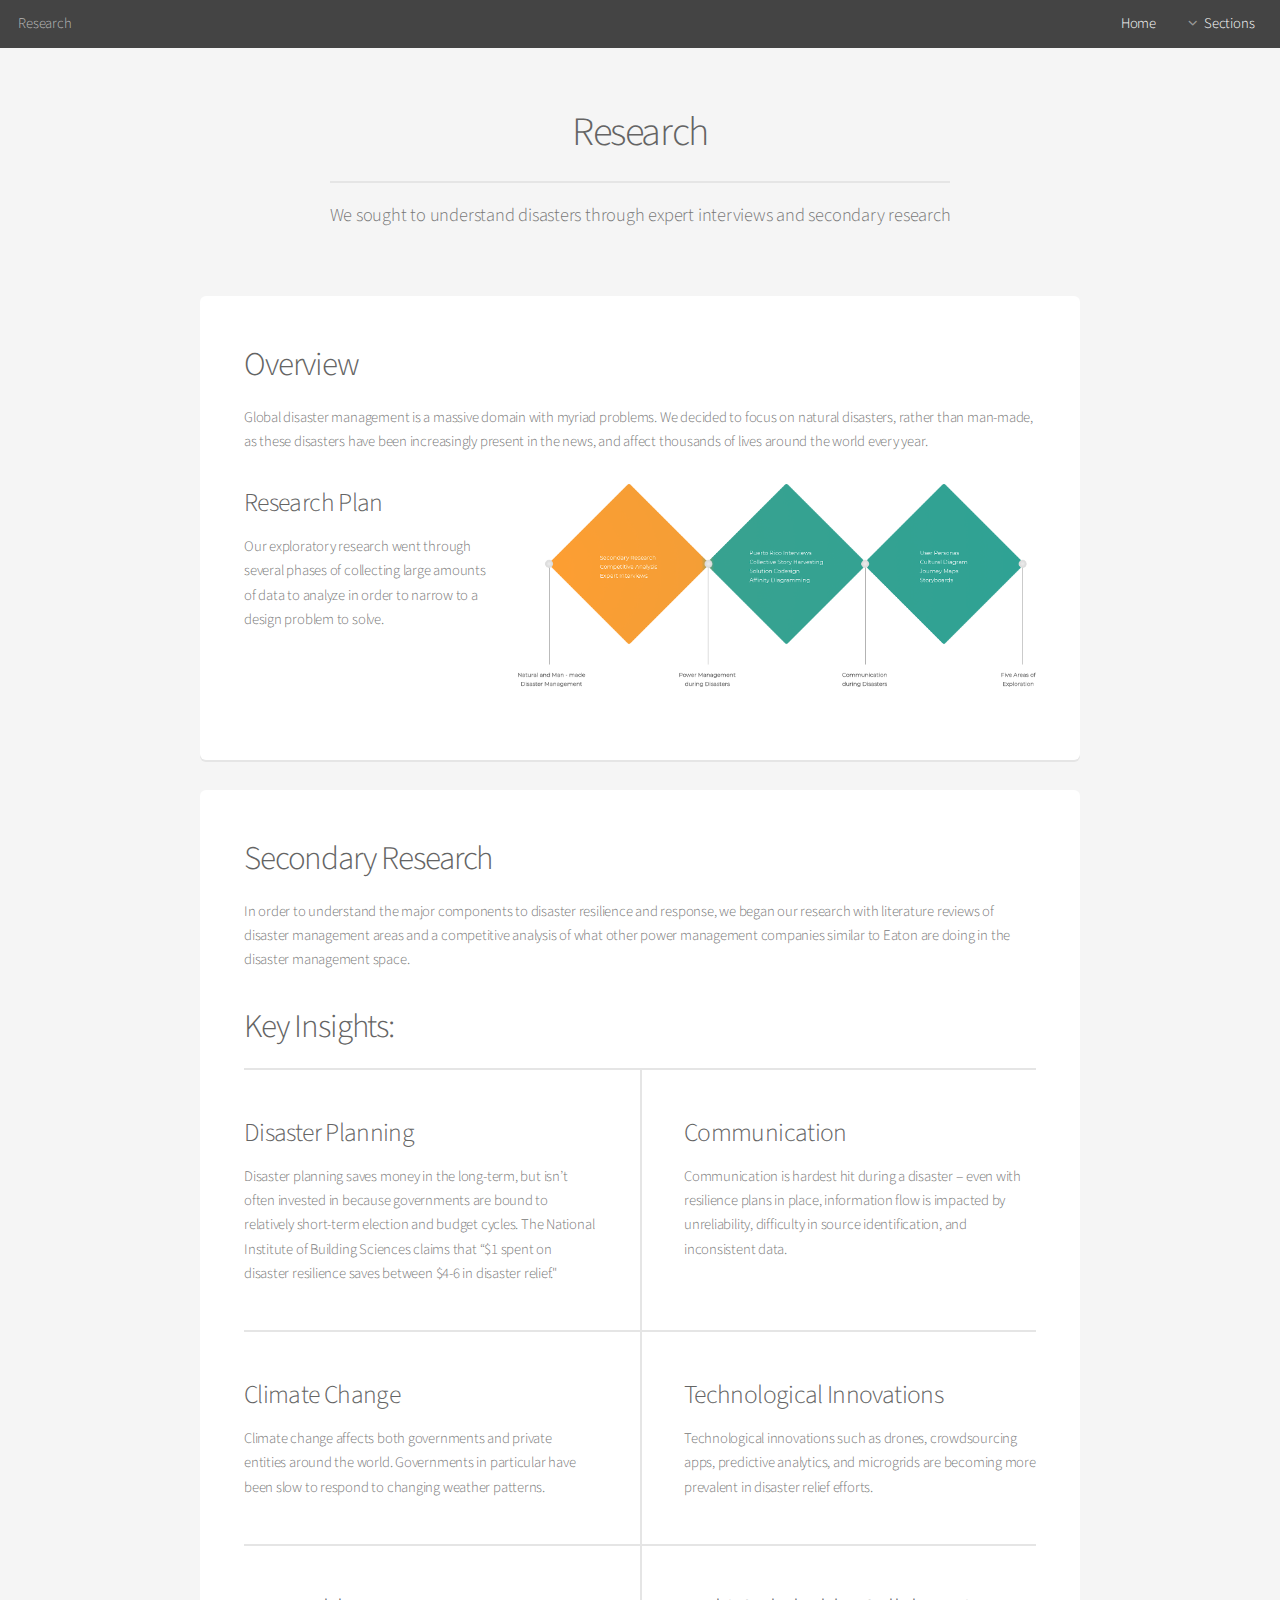
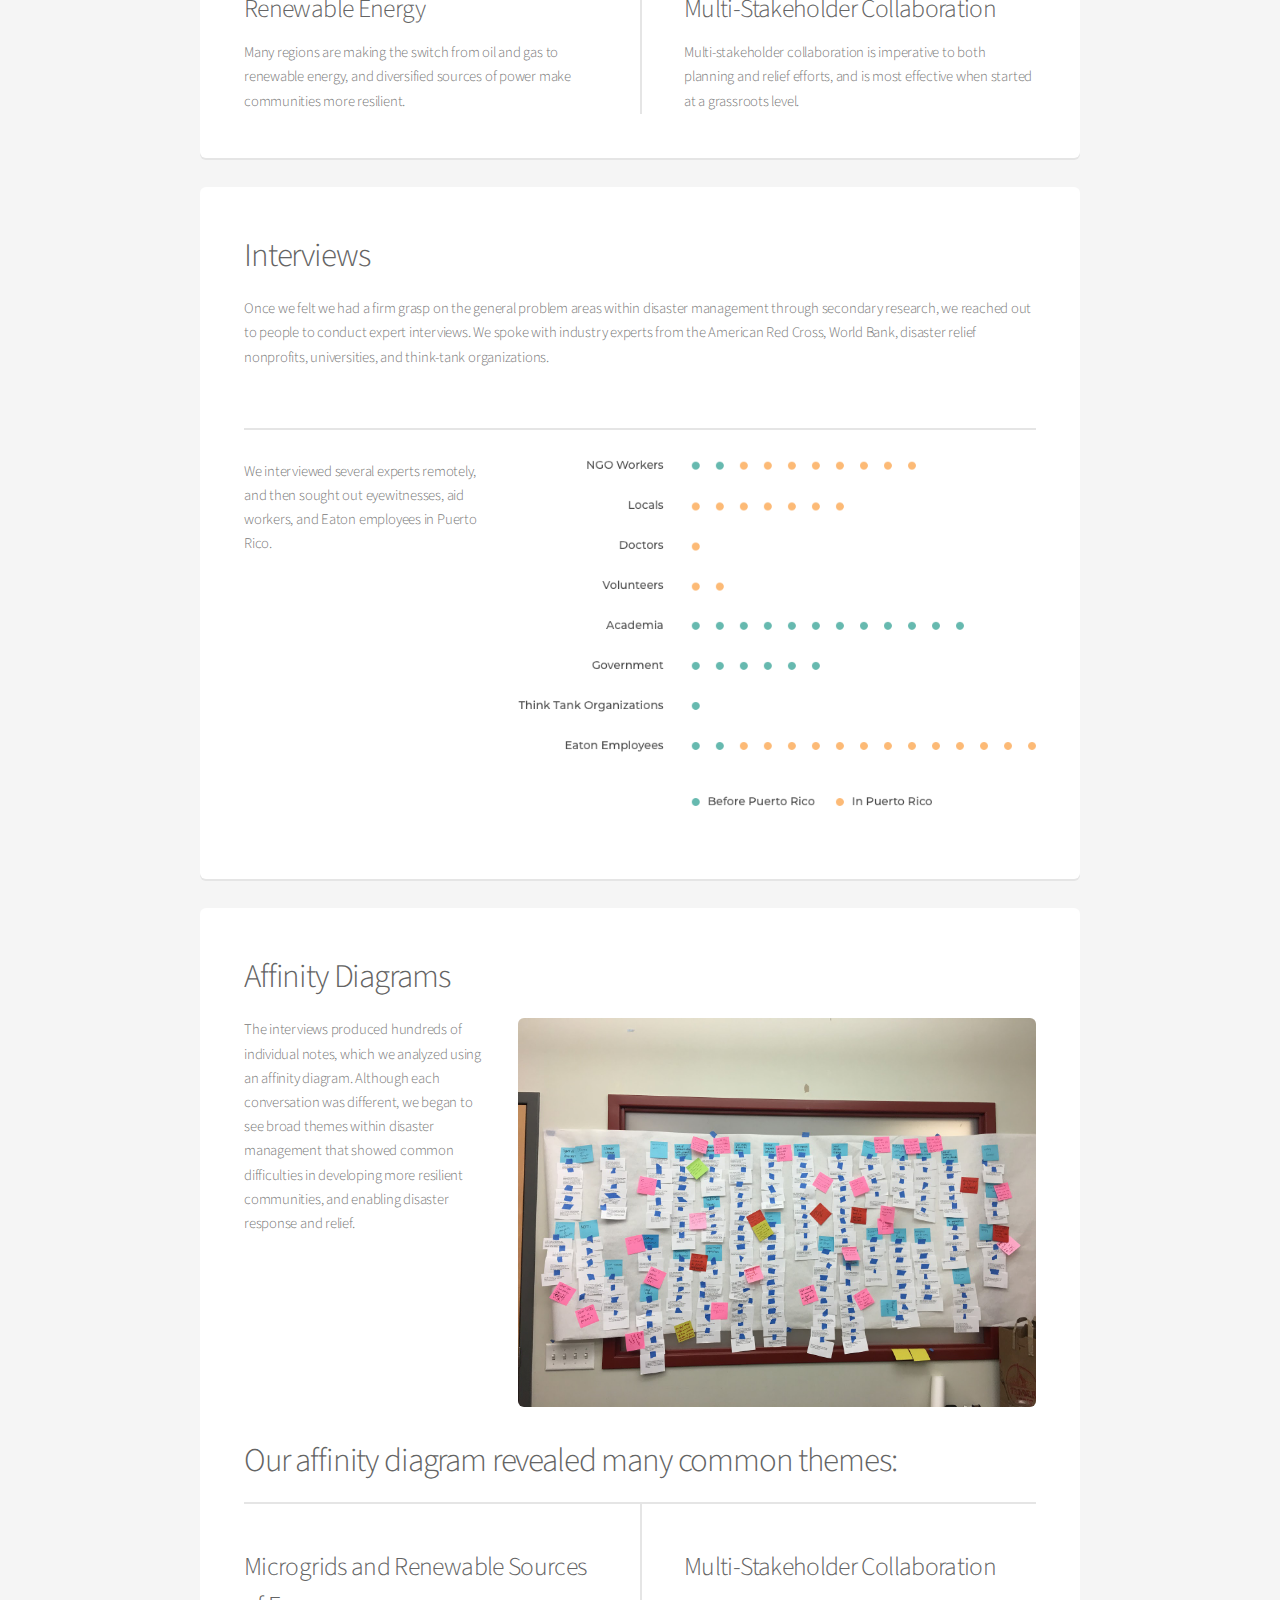
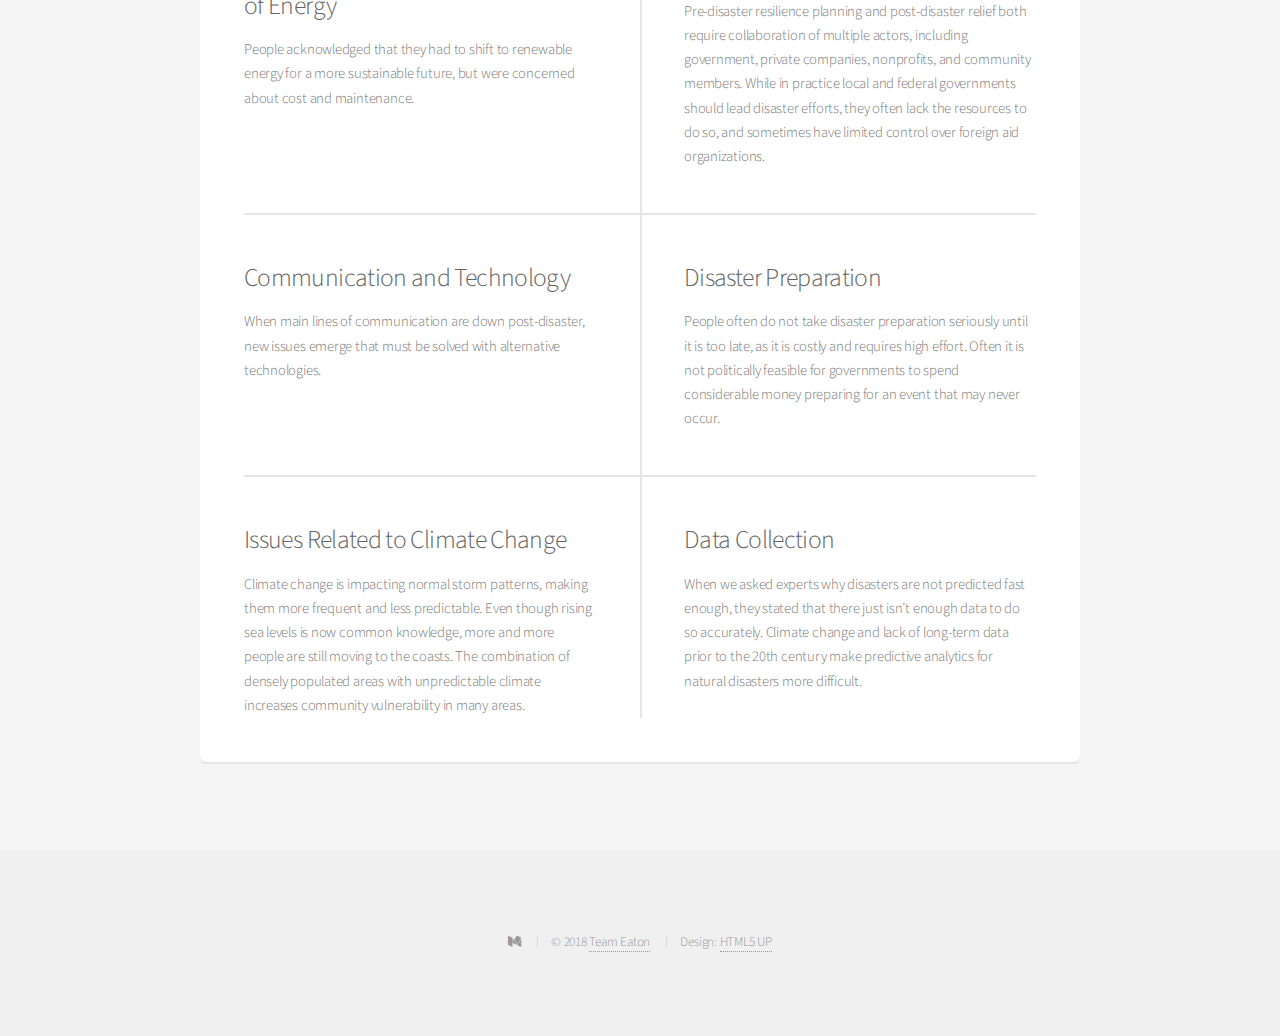
<file: research.html>
<!DOCTYPE HTML>
<!--
	Alpha by HTML5 UP
	html5up.net | @ajlkn
	Free for personal and commercial use under the CCA 3.0 license (html5up.net/license)
-->
<html>

<head>
    <title>Eaton Capstone Team</title>
    <meta charset="utf-8" />
    <meta name="viewport" content="width=device-width, initial-scale=1, user-scalable=no" />
    <link rel="stylesheet" href="assets/css/main.css" />
</head>

<body class="is-preload">
    <div id="page-wrapper">

        <!-- Header -->
        <header id="header">
            <h1>
                Research</h1>
            <nav id="nav">
                <ul>
                    <li>
                        <a href="index.html" class="icon">Home</a>
                    </li>
                    <li>
                        <a href="#" class="icon fa-angle-down">Sections</a>
                        <ul>
                            <li>
                                <a href="concept-validation.html">Concept Validation</a>
                                <ul>
                                    <li>
                                        <a href="problem-statement.html">Problem Statement</a>
                                    </li>
                                    <li>
                                        <a href="research.html">Research</a>
                                    </li>
                                    <li>
                                        <a href="pr-case-study.html">Puerto Rico Case Study</a>
                                    </li>
                                    <li>
                                        <a href="design-generation.html">Design Generation</a>
                                    </li>
                                </ul>
                            </li>
                            <li>
                                <a href="design-execution.html">Design Execution</a>
                                <ul>
                                    <li>
                                        <a href="high-level-service.html">High Level Service</a>
                                    </li>
                                    <li>
                                        <a href="survivor-portal.html">Survivor Portal</a>
                                    </li>
                                    <li>
                                        <a href="family-and-first-responder.html">Family and First Responder Portal</a>
                                    </li>
                                    <li>
                                        <a href="roadmap-future-plans.html">Roadmap and Future Plans</a>
                                    </li>
                                </ul>
                            </li>
                            <li>
                                <a href="team.html">About Us</a>
                            </li>
                        </ul>
                    </li>
                </ul>
            </nav>
        </header>

        <!-- Main -->
        <section id="main" class="container">
            <header>
                <h2>Research</h2>
                <p>We sought to understand disasters through expert interviews and secondary research</p>
            </header>


            <div class="box">
                <div class="row">
                    <div class="col-12">
                        <h2>Overview</h2>
                        <p>Global disaster management is a massive domain with myriad problems. We decided to focus on natural
                            disasters, rather than man-made, as these disasters have been increasingly present in the news,
                            and affect thousands of lives around the world every year.</p>
                    </div>
                </div>
                <div class="row">
                    <div class="col-4 col-12-mobilep">
                        <h3>Research Plan</h3>
                        <p>Our exploratory research went through several phases of collecting large amounts of data to analyze
                            in order to narrow to a design problem to solve.</p>
                    </div>
                    <div class="col-8 col-12-mobilep">
                        <span class="image fit">
                            <img src="images/research/research-1.png">
                        </span>

                    </div>
                </div>


            </div>

            <section class="box  features">
                <div class="row">
                    <div class="col-12">
                        <h2>Secondary Research</h2>
                        <p>In order to understand the major components to disaster resilience and response, we began our research
                            with literature reviews of disaster management areas and a competitive analysis of what other
                            power management companies similar to Eaton are doing in the disaster management space.
                        </p>
                    </div>

                </div>
                <div class="row">
                    <div class="col-12">
                        <h2>Key Insights:</h2>
                    </div>
                </div>

                <div class="features-row">
                    <section>
                        <h3>Disaster Planning</h3>
                        <p>
                            Disaster planning saves money in the long-term, but isn’t often invested in because governments are bound to relatively short-term
                            election and budget cycles. The National Institute of Building Sciences claims that “$1 spent
                            on disaster resilience saves between $4-6 in disaster relief."</p>
                    </section>
                    <section>
                        <h3>Communication</h3>
                        <p>Communication is hardest hit during a disaster -- even with resilience plans in place, information
                            flow is impacted by unreliability, difficulty in source identification, and inconsistent data.</p>
                    </section>
                </div>
                <div class="features-row">
                    <section>
                        <h3>Climate Change</h3>
                        <p>Climate change affects both governments and private entities around the world. Governments in particular
                            have been slow to respond to changing weather patterns.</p>
                    </section>
                    <section>
                        <h3>Technological Innovations</h3>
                        <p>
                            Technological innovations such as drones, crowdsourcing apps, predictive analytics, and microgrids are becoming more prevalent
                            in disaster relief efforts.</p>
                    </section>
                </div>
                <div class="features-row">
                    <section>
                        <h3>Renewable Energy</h3>
                        <p>Many regions are making the switch from oil and gas to renewable energy, and diversified sources
                            of power make communities more resilient.</p>
                    </section>
                    <section>
                        <h3>Multi-Stakeholder Collaboration</h3>
                        <p>Multi-stakeholder collaboration is imperative to both planning and relief efforts, and is most effective
                            when started at a grassroots level.</p>
                    </section>
                </div>
            </section>

            <div class="box">

                <div class="row">
                    <div class="col-12">
                        <h2>Interviews</h2>
                        <p>Once we felt we had a firm grasp on the general problem areas within disaster management through
                            secondary research, we reached out to people to conduct expert interviews. We spoke with industry
                            experts from the American Red Cross, World Bank, disaster relief nonprofits, universities, and
                            think-tank organizations.</p>
                    </div>
                </div>
                <hr>
                <div class="row">
                    <div class="col-4 col-12-mobilep">
                        We interviewed several experts remotely, and then sought out eyewitnesses, aid workers, and Eaton employees in Puerto Rico.
                    </div>
                    <div class="col-8 col-12-mobilep">
                        <span class="image fit">
                            <img src="images/research/interviews.png">
                        </span>

                    </div>
                </div>

            </div>

            <div class="box features">
                <div>
                    <h2>Affinity Diagrams</h2>
                </div>
                <div class="row">
                    <div class="col-4 col-12-mobilep">
                        The interviews produced hundreds of individual notes, which we analyzed using an affinity diagram. Although each conversation
                        was different, we began to see broad themes within disaster management that showed common difficulties
                        in developing more resilient communities, and enabling disaster response and relief.
                    </div>
                    <div class="col-8 col-12-mobilep">
                        <span class="image fit">
                            <img src="images/research/affinity.JPG">
                        </span>
                    </div>
                </div>
                <div class="row">
                    <div>
                        <h2>Our affinity diagram revealed many common themes:</h2>
                    </div>
                    <div class="col-8 col-12-mobilep">

                    </div>
                </div>
                <div class="features-row">
                    <section>
                        <h3>Microgrids and Renewable Sources of Energy</h3>
                        <p>
                            People acknowledged that they had to shift to renewable energy for a more sustainable future, but were concerned about cost
                            and maintenance.</p>
                    </section>
                    <section>
                        <h3>Multi-Stakeholder Collaboration</h3>
                        <p>Pre-disaster resilience planning and post-disaster relief both require collaboration of multiple
                            actors, including government, private companies, nonprofits, and community members. While in
                            practice local and federal governments should lead disaster efforts, they often lack the resources
                            to do so, and sometimes have limited control over foreign aid organizations.

                        </p>
                    </section>
                </div>
                <div class="features-row">
                    <section>
                        <h3>Communication and Technology</h3>
                        <p>When main lines of communication are down post-disaster, new issues emerge that must be solved with
                            alternative technologies.</p>
                    </section>
                    <section>
                        <h3>Disaster Preparation</h3>
                        <p>
                            People often do not take disaster preparation seriously until it is too late, as it is costly and requires high effort. Often
                            it is not politically feasible for governments to spend considerable money preparing for an event
                            that may never occur.</p>
                    </section>
                </div>
                <div class="features-row">
                    <section>
                        <h3>Issues Related to Climate Change</h3>
                        <p>Climate change is impacting normal storm patterns, making them more frequent and less predictable.
                            Even though rising sea levels is now common knowledge, more and more people are still moving
                            to the coasts. The combination of densely populated areas with unpredictable climate increases
                            community vulnerability in many areas.</p>
                    </section>
                    <section>
                        <h3>Data Collection</h3>
                        <p>When we asked experts why disasters are not predicted fast enough, they stated that there just isn’t
                            enough data to do so accurately. Climate change and lack of long-term data prior to the 20th
                            century make predictive analytics for natural disasters more difficult.</p>
                    </section>
                </div>
            </div>

        </section>


        <!-- footer -->
        <footer id="footer">
            <ul class="copyright">
                <li>
                    <a href="https://medium.com/@cmu.eaton.2018" target="_blank" class="icon style2 fa-medium"></a>
                </li>
                <li>&copy; 2018
                    <a href="team.html">Team Eaton</a>
                </li>
                <li>Design:
                    <a href="http://html5up.net">HTML5 UP</a>
                </li>
            </ul>
        </footer>

    </div>

    <!-- Scripts -->
    <script src="assets/js/jquery.min.js"></script>
    <script src="assets/js/jquery.dropotron.min.js"></script>
    <script src="assets/js/jquery.scrollex.min.js"></script>
    <script src="assets/js/browser.min.js"></script>
    <script src="assets/js/breakpoints.min.js"></script>
    <script src="assets/js/util.js"></script>
    <script src="assets/js/main.js"></script>

</body>

</html>
</file>
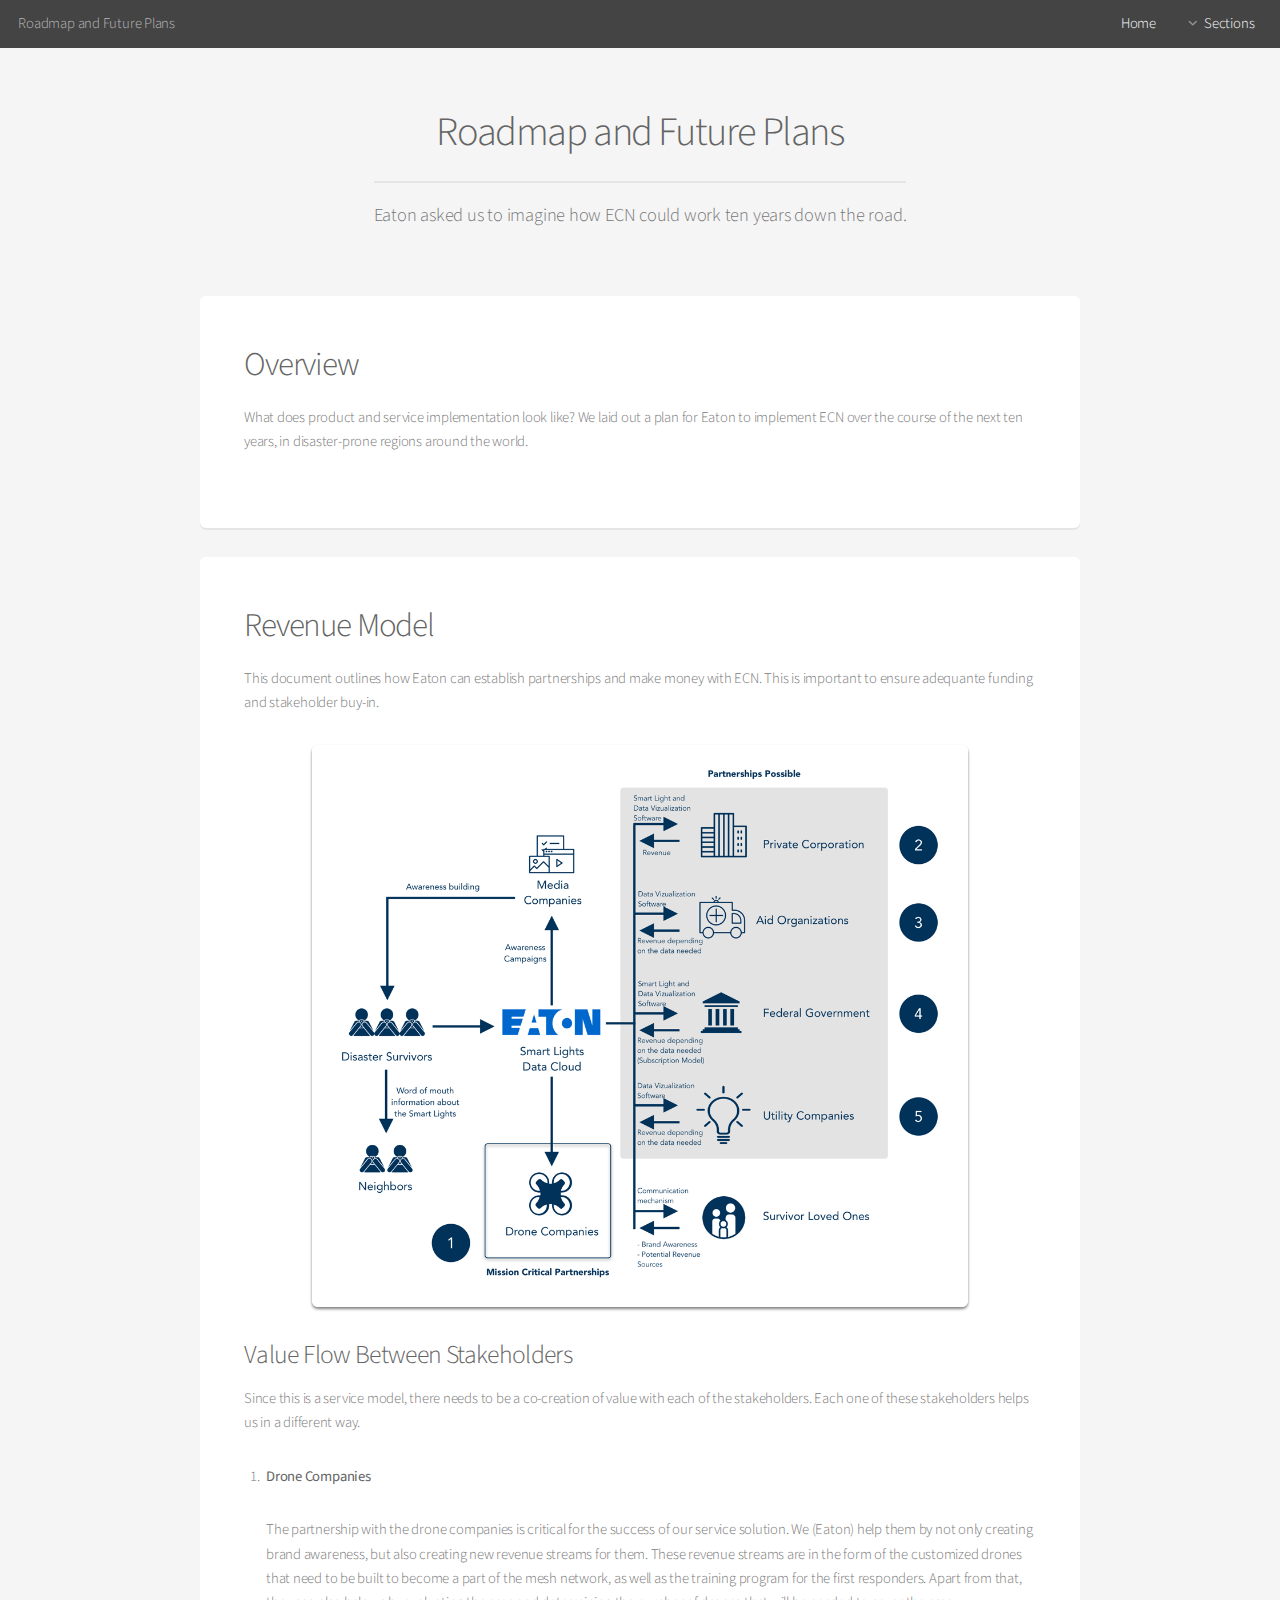
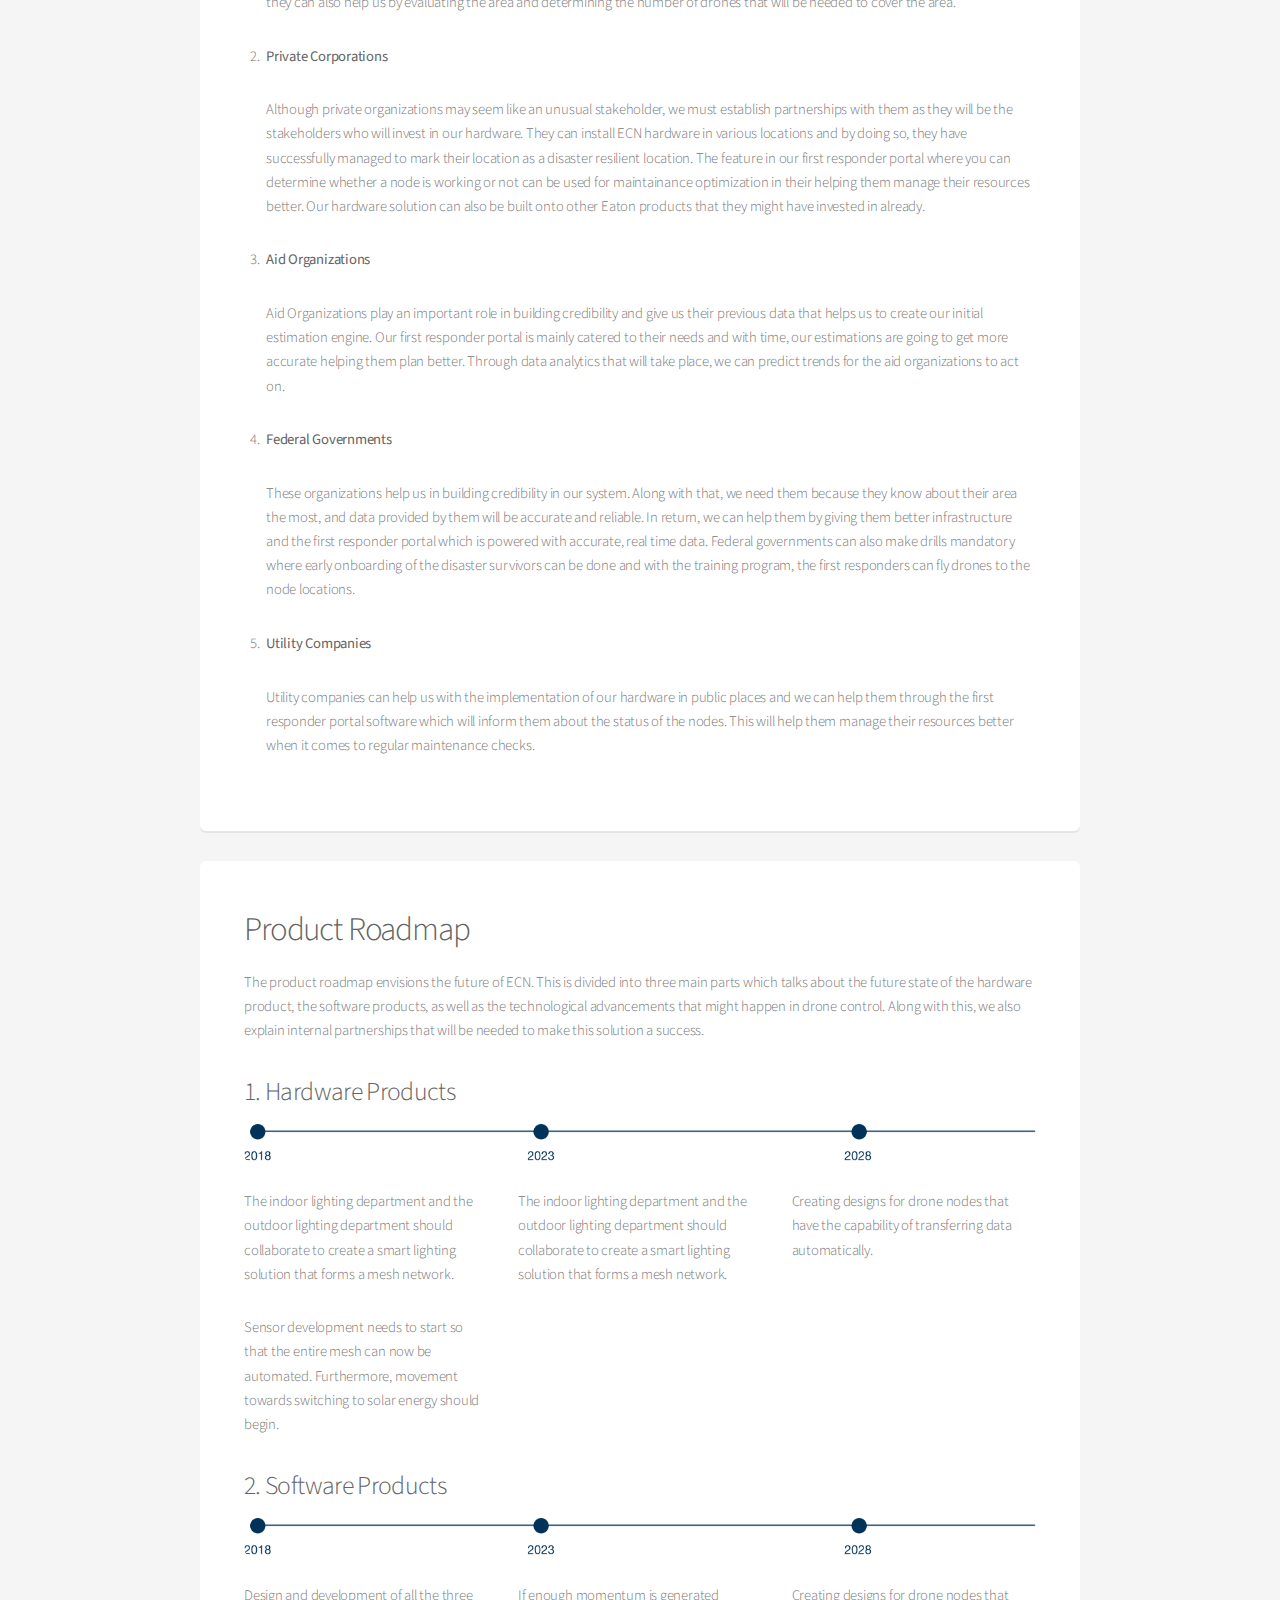
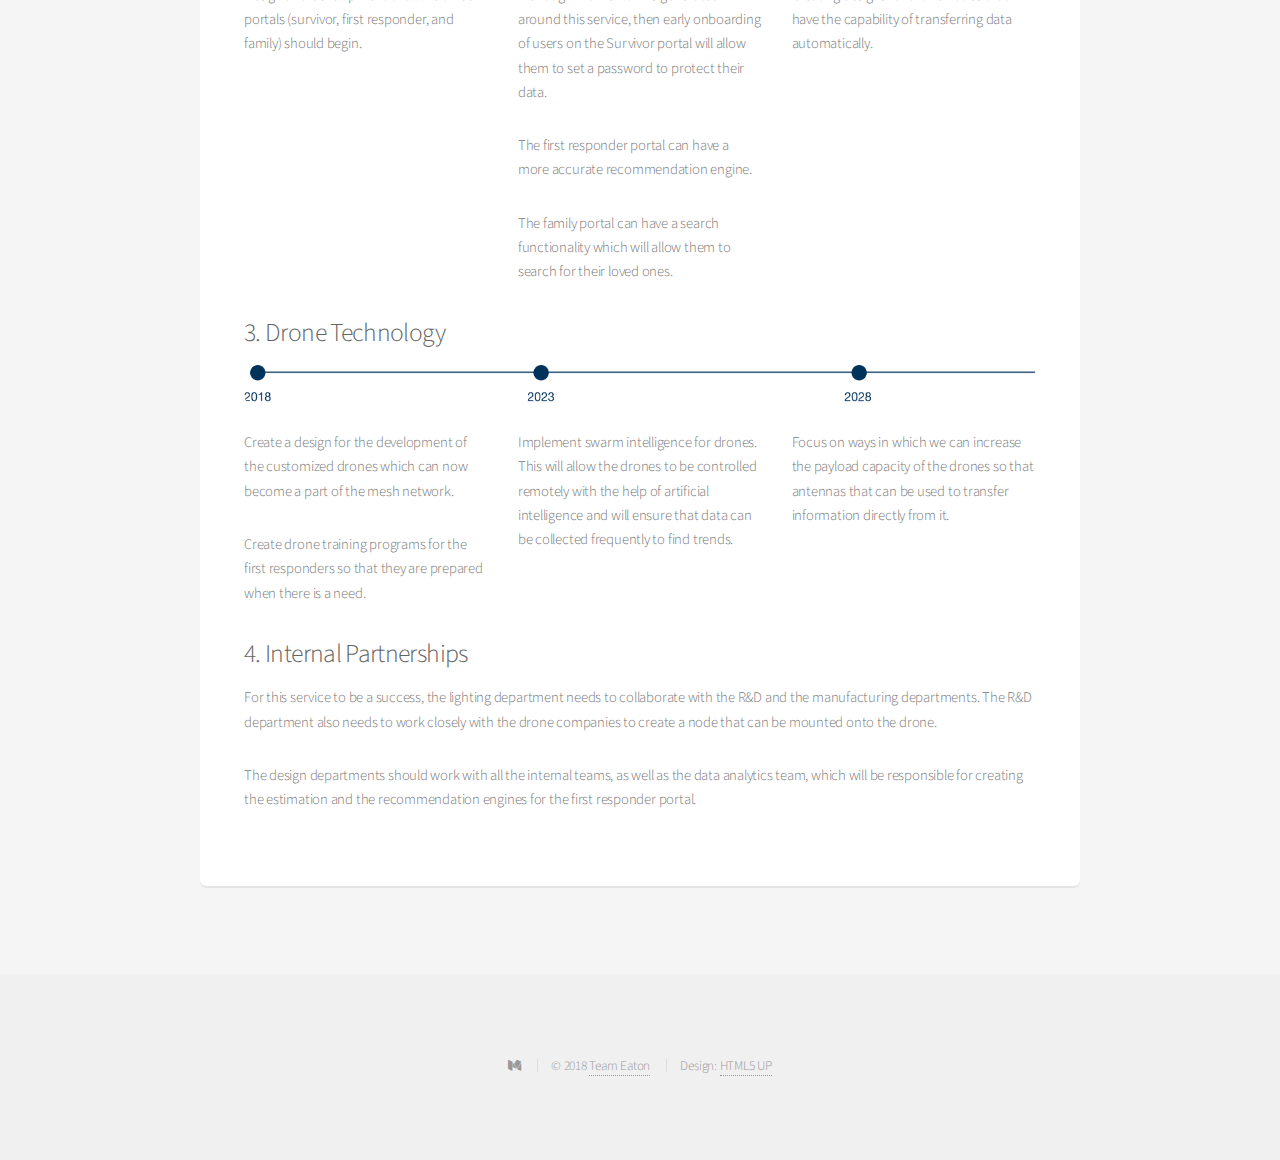
<file: roadmap-future-plans.html>
<!DOCTYPE HTML>
<!--
	Alpha by HTML5 UP
	html5up.net | @ajlkn
	Free for personal and commercial use under the CCA 3.0 license (html5up.net/license)
-->
<html>

<head>
    <title>Eaton Capstone Team</title>
    <meta charset="utf-8" />
    <meta name="viewport" content="width=device-width, initial-scale=1, user-scalable=no" />
    <link rel="stylesheet" href="assets/css/main.css" />
    <link rel="stylesheet" href="assets/css/ecn.css" />
</head>

<body class="is-preload">
    <div id="page-wrapper">

        <!-- Header -->
        <header id="header">
            <h1>
                Roadmap and Future Plans</h1>
            <nav id="nav">
                <ul>
                    <li>
                        <a href="index.html" class="icon">Home</a>
                    </li>
                    <li>
                        <a href="#" class="icon fa-angle-down">Sections</a>
                        <ul>
                            <li>
                                <a href="concept-validation.html">Concept Validation</a>
                                <ul>
                                    <li>
                                        <a href="problem-statement.html">Problem Statement</a>
                                    </li>
                                    <li>
                                        <a href="research.html">Research</a>
                                    </li>
                                    <li>
                                        <a href="pr-case-study.html">Puerto Rico Case Study</a>
                                    </li>
                                    <li>
                                        <a href="design-generation.html">Design Generation</a>
                                    </li>
                                </ul>
                            </li>
                            <li>
                                <a href="design-execution.html">Design Execution</a>
                                <ul>
                                    <li>
                                        <a href="high-level-service.html">High Level Service</a>
                                    </li>
                                    <li>
                                        <a href="survivor-portal.html">Survivor Portal</a>
                                    </li>
                                    <li>
                                        <a href="family-and-first-responder.html">Family and First Responder Portal</a>
                                    </li>
                                    <li>
                                        <a href="roadmap-future-plans.html">Roadmap and Future Plans</a>
                                    </li>
                                </ul>
                            </li>
                            <li>
                                <a href="team.html">About Us</a>
                            </li>
                        </ul>
                    </li>
                </ul>
            </nav>
        </header>

        <!-- Main -->
        <section id="main" class="container">
            <header>
                <h2>Roadmap and Future Plans</h2>
                <p>Eaton asked us to imagine how ECN could work ten years down the road.</p>
            </header>

            <div class="box">
                <div class="row">
                    <div class="col-12">
                        <h2>Overview</h2>
                        <p>
                            What does product and service implementation look like? We laid out a plan for Eaton to implement ECN over the course of
                            the next ten years, in disaster-prone regions around the world.
                        </p>
                    </div>
                </div>
            </div>

            <div class="box">

                <div class="row">
                    <div class="col-12">
                        <h2>Revenue Model</h2>
                        <p>This document outlines how Eaton can establish partnerships and make money with ECN. This is important
                            to ensure adequante funding and stakeholder buy-in.</p>
                    </div>
                </div>
                <div class="row">
                    <div class="col-10 off-1">
                        <span class="image fit">
                            <img class="drop-shadow" src="images/roadmap/revenue-model.png ">
                        </span>
                    </div>
                </div>
                <div class="row">
                    <div class="col-12">
                        <h3>Value Flow Between Stakeholders</h3>
                        <p>Since this is a service model, there needs to be a co-creation of value with each of the stakeholders.
                            Each one of these stakeholders helps us in a different way.
                        </p>
                        <ol>
                            <li>
                                <p>
                                    <b>Drone Companies</b>
                                </p>
                                <p>The partnership with the drone companies is critical for the success of our service solution.
                                    We (Eaton) help them by not only creating brand awareness, but also creating new revenue
                                    streams for them. These revenue streams are in the form of the customized drones that
                                    need to be built to become a part of the mesh network, as well as the training program
                                    for the first responders. Apart from that, they can also help us by evaluating the area
                                    and determining the number of drones that will be needed to cover the area.
                                </p>
                            </li>
                            <li>
                                <p>
                                    <b>Private Corporations</b>
                                </p>
                                <p>Although private organizations may seem like an unusual stakeholder, we must establish partnerships
                                    with them as they will be the stakeholders who will invest in our hardware. They can
                                    install ECN hardware in various locations and by doing so, they have successfully managed
                                    to mark their location as a disaster resilient location. The feature in our first responder
                                    portal where you can determine whether a node is working or not can be used for maintainance
                                    optimization in their helping them manage their resources better. Our hardware solution
                                    can also be built onto other Eaton products that they might have invested in already.

                                </p>
                            </li>
                            <li>
                                <p>
                                    <b>Aid Organizations</b>
                                </p>
                                <p>Aid Organizations play an important role in building credibility and give us their previous
                                    data that helps us to create our initial estimation engine. Our first responder portal
                                    is mainly catered to their needs and with time, our estimations are going to get more
                                    accurate helping them plan better. Through data analytics that will take place, we can
                                    predict trends for the aid organizations to act on.

                                </p>
                            </li>
                            <li>
                                <p>
                                    <b>Federal Governments</b>
                                </p>
                                <p>These organizations help us in building credibility in our system. Along with that, we need
                                    them because they know about their area the most, and data provided by them will be accurate
                                    and reliable. In return, we can help them by giving them better infrastructure and the
                                    first responder portal which is powered with accurate, real time data. Federal governments
                                    can also make drills mandatory where early onboarding of the disaster survivors can be
                                    done and with the training program, the first responders can fly drones to the node locations.

                                </p>
                            </li>
                            <li>
                                <p>
                                    <b>Utility Companies</b>
                                </p>
                                <p>Utility companies can help us with the implementation of our hardware in public places and
                                    we can help them through the first responder portal software which will inform them about
                                    the status of the nodes. This will help them manage their resources better when it comes
                                    to regular maintenance checks.
                                </p>
                            </li>
                        </ol>
                    </div>
                </div>
            </div>

            <div class="box">
                <div class="row">
                    <div class="col-12">
                        <h2>Product Roadmap</h2>
                        <p>The product roadmap envisions the future of ECN. This is divided into three main parts which talks
                            about the future state of the hardware product, the software products, as well as the technological
                            advancements that might happen in drone control. Along with this, we also explain internal partnerships
                            that will be needed to make this solution a success.
                        </p>
                    </div>
                </div>
                <div class="row">
                    <div class="col-12">
                        <h3>
                            1. Hardware Products
                        </h3>
                    </div>
                    <div class="col-12">
                        <span class="image fit">
                            <img src="images/roadmap/timeline-1.png"> </span>
                    </div>
                    <div class="col-4">
                        <p>
                            The indoor lighting department and the outdoor lighting department should collaborate to create a smart lighting solution
                            that forms a mesh network.
                        </p>
                        <p>
                            Sensor development needs to start so that the entire mesh can now be automated. Furthermore, movement towards switching to
                            solar energy should begin.
                        </p>
                    </div>
                    <div class="col-4">
                        <p>
                            The indoor lighting department and the outdoor lighting department should collaborate to create a smart lighting solution
                            that forms a mesh network.
                        </p>
                    </div>
                    <div class="col-4">
                        <p>
                            Creating designs for drone nodes that have the capability of transferring data automatically.
                        </p>

                    </div>
                </div>
                <div class="row">
                    <div class="col-12">
                        <h3>
                            2. Software Products
                        </h3>
                    </div>
                    <div class="col-12">
                        <span class="image fit">
                            <img src="images/roadmap/timeline-1.png"> </span>
                    </div>
                    <div class="col-4">
                        <p>
                            Design and development of all the three portals (survivor, first responder, and family) should begin.
                        </p>

                    </div>
                    <div class="col-4">
                        <p>
                            If enough momentum is generated around this service, then early onboarding of users on the Survivor portal will allow them
                            to set a password to protect their data. </p>

                        <p> The first responder portal can have a more accurate recommendation engine.</p>

                        <p>The family portal can have a search functionality which will allow them to search for their loved
                            ones.
                        </p>
                    </div>
                    <div class="col-4">
                        <p>
                            Creating designs for drone nodes that have the capability of transferring data automatically.
                        </p>

                    </div>
                </div>
                <div class="row">
                    <div class="col-12">
                        <h3>
                            3. Drone Technology
                        </h3>
                    </div>
                    <div class="col-12">
                        <span class="image fit">
                            <img src="images/roadmap/timeline-1.png"> </span>
                    </div>
                    <div class="col-4">
                        <p>
                            Create a design for the development of the customized drones which can now become a part of the mesh network.


                        </p>
                        <p>
                            Create drone training programs for the first responders so that they are prepared when there is a need.
                        </p>
                    </div>
                    <div class="col-4">
                        <p>
                            Implement swarm intelligence for drones. This will allow the drones to be controlled remotely with the help of artificial
                            intelligence and will ensure that data can be collected frequently to find trends.
                        </p>
                    </div>
                    <div class="col-4">
                        <p>
                            Focus on ways in which we can increase the payload capacity of the drones so that antennas that can be used to transfer information
                            directly from it.
                        </p>

                    </div>
                </div>
                <div class="row">
                    <div class="col-12">
                        <h3>
                            4. Internal Partnerships
                        </h3>
                        <p>For this service to be a success, the lighting department needs to collaborate with the R&D and the
                            manufacturing departments. The R&D department also needs to work closely with the drone companies
                            to create a node that can be mounted onto the drone.
                        </p>
                        <p>The design departments should work with all the internal teams, as well as the data analytics team,
                            which will be responsible for creating the estimation and the recommendation engines for the
                            first responder portal.</p>
                    </div>
                </div>


            </div>

        </section>


        <!-- footer -->
        <footer id="footer">
            <ul class="copyright">
                <li>
                    <a href="https://medium.com/@cmu.eaton.2018" target="_blank" class="icon style2 fa-medium"></a>
                </li>
                <li>&copy; 2018
                    <a href="team.html">Team Eaton</a>
                </li>
                <li>Design:
                    <a href="http://html5up.net">HTML5 UP</a>
                </li>
            </ul>
        </footer>

    </div>

    <!-- Scripts -->
    <script src="assets/js/jquery.min.js"></script>
    <script src="assets/js/jquery.dropotron.min.js"></script>
    <script src="assets/js/jquery.scrollex.min.js"></script>
    <script src="assets/js/browser.min.js"></script>
    <script src="assets/js/breakpoints.min.js"></script>
    <script src="assets/js/util.js"></script>
    <script src="assets/js/main.js"></script>

</body>

</html>
</file>
<file: assets/css/ecn.css>
.drop-shadow {
    box-shadow: 0px 2px 3px grey;
}
</file>
<file: assets/css/main.css>
@import url("font-awesome.min.css");
@import url("https://fonts.googleapis.com/css?family=Source+Sans+Pro:300,400,300italic,400italic");
/*
	Alpha by HTML5 UP
	html5up.net | @ajlkn
	Free for personal and commercial use under the CCA 3.0 license (html5up.net/license)
*/

/* Reset */

/* Based on meyerweb.com/eric/tools/css/reset (v2.0 | 20110126 | License: public domain) */

html,
body,
div,
span,
applet,
object,
iframe,
h1,
h2,
h3,
h4,
h5,
h6,
p,
blockquote,
pre,
a,
abbr,
acronym,
address,
big,
cite,
code,
del,
dfn,
em,
img,
ins,
kbd,
q,
s,
samp,
small,
strike,
strong,
sub,
sup,
tt,
var,
b,
u,
i,
center,
dl,
dt,
dd,
ol,
ul,
li,
fieldset,
form,
label,
legend,
table,
caption,
tbody,
tfoot,
thead,
tr,
th,
td,
article,
aside,
canvas,
details,
embed,
figure,
figcaption,
footer,
header,
hgroup,
menu,
nav,
output,
ruby,
section,
summary,
time,
mark,
audio,
video {
	margin: 0;
	padding: 0;
	border: 0;
	font-size: 100%;
	font: inherit;
	vertical-align: baseline;
}

article,
aside,
details,
figcaption,
figure,
footer,
header,
hgroup,
menu,
nav,
section {
	display: block;
}

body {
	line-height: 1;
}

ol,
ul {
	list-style: none;
}

blockquote,
q {
	quotes: none;
}

blockquote:before,
blockquote:after,
q:before,
q:after {
	content: '';
	content: none;
}

table {
	border-collapse: collapse;
	border-spacing: 0;
}

body {
	-webkit-text-size-adjust: none;
}

mark {
	background-color: transparent;
	color: inherit;
}

input::-moz-focus-inner {
	border: 0;
	padding: 0;
}

input,
select,
textarea {
	-moz-appearance: none;
	-webkit-appearance: none;
	-ms-appearance: none;
	appearance: none;
}

/* Basic */

@-ms-viewport {
	width: device-width;
}

body {
	-ms-overflow-style: scrollbar;
}

@media screen and (max-width: 480px) {
	html,
	body {
		min-width: 320px;
	}
}

html {
	box-sizing: border-box;
}

*,
*:before,
*:after {
	box-sizing: inherit;
}

body {
	background: #f5f5f5;
}

body,
input,
select,
textarea {
	color: #777;
	font-family: "Source Sans Pro", sans-serif;
	font-size: 16pt;
	font-weight: 300;
	line-height: 1.65em;
	letter-spacing: -0.015em;
}

a {
	-moz-transition: color 0.2s ease-in-out, border-bottom-color 0.2s ease-in-out;
	-webkit-transition: color 0.2s ease-in-out, border-bottom-color 0.2s ease-in-out;
	-ms-transition: color 0.2s ease-in-out, border-bottom-color 0.2s ease-in-out;
	transition: color 0.2s ease-in-out, border-bottom-color 0.2s ease-in-out;
	border-bottom: dotted 1px;
	color: #e89980;
	text-decoration: none;
}

a:hover {
	border-bottom-color: transparent;
}

strong,
b {
	color: #646464;
	font-weight: 400;
}

em,
i {
	font-style: italic;
}

p {
	margin: 0 0 2em 0;
}

h1,
h2,
h3,
h4,
h5,
h6 {
	color: #646464;
	font-weight: 300;
	line-height: 1em;
	margin: 0 0 0.5em 0;
}

h1 a,
h2 a,
h3 a,
h4 a,
h5 a,
h6 a {
	color: inherit;
	text-decoration: none;
}

h2 {
	font-size: 2.25em;
	line-height: 1.5em;
	letter-spacing: -0.035em;
}

h3 {
	font-size: 1.75em;
	line-height: 1.5em;
	letter-spacing: -0.025em;
}

h4 {
	font-size: 1.1em;
	line-height: 1.5em;
	letter-spacing: 0;
}

h5 {
	font-size: 0.9em;
	line-height: 1.5em;
	letter-spacing: 0;
}

h6 {
	font-size: 0.7em;
	line-height: 1.5em;
	letter-spacing: 0;
}

sub {
	font-size: 0.8em;
	position: relative;
	top: 0.5em;
}

sup {
	font-size: 0.8em;
	position: relative;
	top: -0.5em;
}

hr {
	border: 0;
	border-bottom: solid 2px #e5e5e5;
	margin: 2em 0;
}

hr.major {
	margin: 3em 0;
}

blockquote {
	border-left: solid 4px #e5e5e5;
	font-style: italic;
	margin: 0 0 2em 0;
	padding: 0.5em 0 0.5em 2em;
}

pre {
	-webkit-overflow-scrolling: touch;
	background: #f8f8f8;
	border-radius: 6px;
	border: solid 1px #e5e5e5;
	font-family: monospace;
	font-size: 0.9em;
	line-height: 1.75em;
	margin: 0 0 2em 0;
	overflow-x: auto;
	padding: 1em 1.5em;
}

code {
	background: #f8f8f8;
	border-radius: 6px;
	border: solid 1px #e5e5e5;
	font-family: monospace;
	font-size: 0.9em;
	margin: 0 0.25em;
	padding: 0.25em 0.65em;
}

.align-left {
	text-align: left;
}

.align-center {
	text-align: center;
}

.align-right {
	text-align: right;
}

/* Row */

.row {
	display: flex;
	flex-wrap: wrap;
	box-sizing: border-box;
	align-items: stretch;
}

.row>* {
	box-sizing: border-box;
}

.row.gtr-uniform>*> :last-child {
	margin-bottom: 0;
}

.row.aln-left {
	justify-content: flex-start;
}

.row.aln-center {
	justify-content: center;
}

.row.aln-right {
	justify-content: flex-end;
}

.row.aln-top {
	align-items: flex-start;
}

.row.aln-middle {
	align-items: center;
}

.row.aln-bottom {
	align-items: flex-end;
}

.row>.imp {
	order: -1;
}

.row>.col-1 {
	width: 8.3333333333%;
}

.row>.off-1 {
	margin-left: 8.3333333333%;
}

.row>.col-2 {
	width: 16.6666666667%;
}

.row>.off-2 {
	margin-left: 16.6666666667%;
}

.row>.col-3 {
	width: 25%;
}

.row>.off-3 {
	margin-left: 25%;
}

.row>.col-4 {
	width: 33.3333333333%;
}

.row>.off-4 {
	margin-left: 33.3333333333%;
}

.row>.col-5 {
	width: 41.6666666667%;
}

.row>.off-5 {
	margin-left: 41.6666666667%;
}

.row>.col-6 {
	width: 50%;
}

.row>.off-6 {
	margin-left: 50%;
}

.row>.col-7 {
	width: 58.3333333333%;
}

.row>.off-7 {
	margin-left: 58.3333333333%;
}

.row>.col-8 {
	width: 66.6666666667%;
}

.row>.off-8 {
	margin-left: 66.6666666667%;
}

.row>.col-9 {
	width: 75%;
}

.row>.off-9 {
	margin-left: 75%;
}

.row>.col-10 {
	width: 83.3333333333%;
}

.row>.off-10 {
	margin-left: 83.3333333333%;
}

.row>.col-11 {
	width: 91.6666666667%;
}

.row>.off-11 {
	margin-left: 91.6666666667%;
}

.row>.col-12 {
	width: 100%;
}

.row>.off-12 {
	margin-left: 100%;
}

.row.gtr-0 {
	margin-top: 0;
	margin-left: 0em;
}

.row.gtr-0>* {
	padding: 0 0 0 0em;
}

.row.gtr-0.gtr-uniform {
	margin-top: 0em;
}

.row.gtr-0.gtr-uniform>* {
	padding-top: 0em;
}

.row.gtr-25 {
	margin-top: 0;
	margin-left: -0.5em;
}

.row.gtr-25>* {
	padding: 0 0 0 0.5em;
}

.row.gtr-25.gtr-uniform {
	margin-top: -0.5em;
}

.row.gtr-25.gtr-uniform>* {
	padding-top: 0.5em;
}

.row.gtr-50 {
	margin-top: 0;
	margin-left: -1em;
}

.row.gtr-50>* {
	padding: 0 0 0 1em;
}

.row.gtr-50.gtr-uniform {
	margin-top: -1em;
}

.row.gtr-50.gtr-uniform>* {
	padding-top: 1em;
}

.row {
	margin-top: 0;
	margin-left: -2em;
}

.row>* {
	padding: 0 0 0 2em;
}

.row.gtr-uniform {
	margin-top: -2em;
}

.row.gtr-uniform>* {
	padding-top: 2em;
}

.row.gtr-150 {
	margin-top: 0;
	margin-left: -3em;
}

.row.gtr-150>* {
	padding: 0 0 0 3em;
}

.row.gtr-150.gtr-uniform {
	margin-top: -3em;
}

.row.gtr-150.gtr-uniform>* {
	padding-top: 3em;
}

.row.gtr-200 {
	margin-top: 0;
	margin-left: -4em;
}

.row.gtr-200>* {
	padding: 0 0 0 4em;
}

.row.gtr-200.gtr-uniform {
	margin-top: -4em;
}

.row.gtr-200.gtr-uniform>* {
	padding-top: 4em;
}

@media screen and (max-width: 1680px) {
	.row {
		display: flex;
		flex-wrap: wrap;
		box-sizing: border-box;
		align-items: stretch;
	}
	.row>* {
		box-sizing: border-box;
	}
	.row.gtr-uniform>*> :last-child {
		margin-bottom: 0;
	}
	.row.aln-left {
		justify-content: flex-start;
	}
	.row.aln-center {
		justify-content: center;
	}
	.row.aln-right {
		justify-content: flex-end;
	}
	.row.aln-top {
		align-items: flex-start;
	}
	.row.aln-middle {
		align-items: center;
	}
	.row.aln-bottom {
		align-items: flex-end;
	}
	.row>.imp-wide {
		order: -1;
	}
	.row>.col-1-wide {
		width: 8.3333333333%;
	}
	.row>.off-1-wide {
		margin-left: 8.3333333333%;
	}
	.row>.col-2-wide {
		width: 16.6666666667%;
	}
	.row>.off-2-wide {
		margin-left: 16.6666666667%;
	}
	.row>.col-3-wide {
		width: 25%;
	}
	.row>.off-3-wide {
		margin-left: 25%;
	}
	.row>.col-4-wide {
		width: 33.3333333333%;
	}
	.row>.off-4-wide {
		margin-left: 33.3333333333%;
	}
	.row>.col-5-wide {
		width: 41.6666666667%;
	}
	.row>.off-5-wide {
		margin-left: 41.6666666667%;
	}
	.row>.col-6-wide {
		width: 50%;
	}
	.row>.off-6-wide {
		margin-left: 50%;
	}
	.row>.col-7-wide {
		width: 58.3333333333%;
	}
	.row>.off-7-wide {
		margin-left: 58.3333333333%;
	}
	.row>.col-8-wide {
		width: 66.6666666667%;
	}
	.row>.off-8-wide {
		margin-left: 66.6666666667%;
	}
	.row>.col-9-wide {
		width: 75%;
	}
	.row>.off-9-wide {
		margin-left: 75%;
	}
	.row>.col-10-wide {
		width: 83.3333333333%;
	}
	.row>.off-10-wide {
		margin-left: 83.3333333333%;
	}
	.row>.col-11-wide {
		width: 91.6666666667%;
	}
	.row>.off-11-wide {
		margin-left: 91.6666666667%;
	}
	.row>.col-12-wide {
		width: 100%;
	}
	.row>.off-12-wide {
		margin-left: 100%;
	}
	.row.gtr-0 {
		margin-top: 0;
		margin-left: 0em;
	}
	.row.gtr-0>* {
		padding: 0 0 0 0em;
	}
	.row.gtr-0.gtr-uniform {
		margin-top: 0em;
	}
	.row.gtr-0.gtr-uniform>* {
		padding-top: 0em;
	}
	.row.gtr-25 {
		margin-top: 0;
		margin-left: -0.5em;
	}
	.row.gtr-25>* {
		padding: 0 0 0 0.5em;
	}
	.row.gtr-25.gtr-uniform {
		margin-top: -0.5em;
	}
	.row.gtr-25.gtr-uniform>* {
		padding-top: 0.5em;
	}
	.row.gtr-50 {
		margin-top: 0;
		margin-left: -1em;
	}
	.row.gtr-50>* {
		padding: 0 0 0 1em;
	}
	.row.gtr-50.gtr-uniform {
		margin-top: -1em;
	}
	.row.gtr-50.gtr-uniform>* {
		padding-top: 1em;
	}
	.row {
		margin-top: 0;
		margin-left: -2em;
	}
	.row>* {
		padding: 0 0 0 2em;
	}
	.row.gtr-uniform {
		margin-top: -2em;
	}
	.row.gtr-uniform>* {
		padding-top: 2em;
	}
	.row.gtr-150 {
		margin-top: 0;
		margin-left: -3em;
	}
	.row.gtr-150>* {
		padding: 0 0 0 3em;
	}
	.row.gtr-150.gtr-uniform {
		margin-top: -3em;
	}
	.row.gtr-150.gtr-uniform>* {
		padding-top: 3em;
	}
	.row.gtr-200 {
		margin-top: 0;
		margin-left: -4em;
	}
	.row.gtr-200>* {
		padding: 0 0 0 4em;
	}
	.row.gtr-200.gtr-uniform {
		margin-top: -4em;
	}
	.row.gtr-200.gtr-uniform>* {
		padding-top: 4em;
	}
}

@media screen and (max-width: 1280px) {
	.row {
		display: flex;
		flex-wrap: wrap;
		box-sizing: border-box;
		align-items: stretch;
	}
	.row>* {
		box-sizing: border-box;
	}
	.row.gtr-uniform>*> :last-child {
		margin-bottom: 0;
	}
	.row.aln-left {
		justify-content: flex-start;
	}
	.row.aln-center {
		justify-content: center;
	}
	.row.aln-right {
		justify-content: flex-end;
	}
	.row.aln-top {
		align-items: flex-start;
	}
	.row.aln-middle {
		align-items: center;
	}
	.row.aln-bottom {
		align-items: flex-end;
	}
	.row>.imp-normal {
		order: -1;
	}
	.row>.col-1-normal {
		width: 8.3333333333%;
	}
	.row>.off-1-normal {
		margin-left: 8.3333333333%;
	}
	.row>.col-2-normal {
		width: 16.6666666667%;
	}
	.row>.off-2-normal {
		margin-left: 16.6666666667%;
	}
	.row>.col-3-normal {
		width: 25%;
	}
	.row>.off-3-normal {
		margin-left: 25%;
	}
	.row>.col-4-normal {
		width: 33.3333333333%;
	}
	.row>.off-4-normal {
		margin-left: 33.3333333333%;
	}
	.row>.col-5-normal {
		width: 41.6666666667%;
	}
	.row>.off-5-normal {
		margin-left: 41.6666666667%;
	}
	.row>.col-6-normal {
		width: 50%;
	}
	.row>.off-6-normal {
		margin-left: 50%;
	}
	.row>.col-7-normal {
		width: 58.3333333333%;
	}
	.row>.off-7-normal {
		margin-left: 58.3333333333%;
	}
	.row>.col-8-normal {
		width: 66.6666666667%;
	}
	.row>.off-8-normal {
		margin-left: 66.6666666667%;
	}
	.row>.col-9-normal {
		width: 75%;
	}
	.row>.off-9-normal {
		margin-left: 75%;
	}
	.row>.col-10-normal {
		width: 83.3333333333%;
	}
	.row>.off-10-normal {
		margin-left: 83.3333333333%;
	}
	.row>.col-11-normal {
		width: 91.6666666667%;
	}
	.row>.off-11-normal {
		margin-left: 91.6666666667%;
	}
	.row>.col-12-normal {
		width: 100%;
	}
	.row>.off-12-normal {
		margin-left: 100%;
	}
	.row.gtr-0 {
		margin-top: 0;
		margin-left: 0em;
	}
	.row.gtr-0>* {
		padding: 0 0 0 0em;
	}
	.row.gtr-0.gtr-uniform {
		margin-top: 0em;
	}
	.row.gtr-0.gtr-uniform>* {
		padding-top: 0em;
	}
	.row.gtr-25 {
		margin-top: 0;
		margin-left: -0.5em;
	}
	.row.gtr-25>* {
		padding: 0 0 0 0.5em;
	}
	.row.gtr-25.gtr-uniform {
		margin-top: -0.5em;
	}
	.row.gtr-25.gtr-uniform>* {
		padding-top: 0.5em;
	}
	.row.gtr-50 {
		margin-top: 0;
		margin-left: -1em;
	}
	.row.gtr-50>* {
		padding: 0 0 0 1em;
	}
	.row.gtr-50.gtr-uniform {
		margin-top: -1em;
	}
	.row.gtr-50.gtr-uniform>* {
		padding-top: 1em;
	}
	.row {
		margin-top: 0;
		margin-left: -2em;
	}
	.row>* {
		padding: 0 0 0 2em;
	}
	.row.gtr-uniform {
		margin-top: -2em;
	}
	.row.gtr-uniform>* {
		padding-top: 2em;
	}
	.row.gtr-150 {
		margin-top: 0;
		margin-left: -3em;
	}
	.row.gtr-150>* {
		padding: 0 0 0 3em;
	}
	.row.gtr-150.gtr-uniform {
		margin-top: -3em;
	}
	.row.gtr-150.gtr-uniform>* {
		padding-top: 3em;
	}
	.row.gtr-200 {
		margin-top: 0;
		margin-left: -4em;
	}
	.row.gtr-200>* {
		padding: 0 0 0 4em;
	}
	.row.gtr-200.gtr-uniform {
		margin-top: -4em;
	}
	.row.gtr-200.gtr-uniform>* {
		padding-top: 4em;
	}
}

@media screen and (max-width: 980px) {
	.row {
		display: flex;
		flex-wrap: wrap;
		box-sizing: border-box;
		align-items: stretch;
	}
	.row>* {
		box-sizing: border-box;
	}
	.row.gtr-uniform>*> :last-child {
		margin-bottom: 0;
	}
	.row.aln-left {
		justify-content: flex-start;
	}
	.row.aln-center {
		justify-content: center;
	}
	.row.aln-right {
		justify-content: flex-end;
	}
	.row.aln-top {
		align-items: flex-start;
	}
	.row.aln-middle {
		align-items: center;
	}
	.row.aln-bottom {
		align-items: flex-end;
	}
	.row>.imp-narrow {
		order: -1;
	}
	.row>.col-1-narrow {
		width: 8.3333333333%;
	}
	.row>.off-1-narrow {
		margin-left: 8.3333333333%;
	}
	.row>.col-2-narrow {
		width: 16.6666666667%;
	}
	.row>.off-2-narrow {
		margin-left: 16.6666666667%;
	}
	.row>.col-3-narrow {
		width: 25%;
	}
	.row>.off-3-narrow {
		margin-left: 25%;
	}
	.row>.col-4-narrow {
		width: 33.3333333333%;
	}
	.row>.off-4-narrow {
		margin-left: 33.3333333333%;
	}
	.row>.col-5-narrow {
		width: 41.6666666667%;
	}
	.row>.off-5-narrow {
		margin-left: 41.6666666667%;
	}
	.row>.col-6-narrow {
		width: 50%;
	}
	.row>.off-6-narrow {
		margin-left: 50%;
	}
	.row>.col-7-narrow {
		width: 58.3333333333%;
	}
	.row>.off-7-narrow {
		margin-left: 58.3333333333%;
	}
	.row>.col-8-narrow {
		width: 66.6666666667%;
	}
	.row>.off-8-narrow {
		margin-left: 66.6666666667%;
	}
	.row>.col-9-narrow {
		width: 75%;
	}
	.row>.off-9-narrow {
		margin-left: 75%;
	}
	.row>.col-10-narrow {
		width: 83.3333333333%;
	}
	.row>.off-10-narrow {
		margin-left: 83.3333333333%;
	}
	.row>.col-11-narrow {
		width: 91.6666666667%;
	}
	.row>.off-11-narrow {
		margin-left: 91.6666666667%;
	}
	.row>.col-12-narrow {
		width: 100%;
	}
	.row>.off-12-narrow {
		margin-left: 100%;
	}
	.row.gtr-0 {
		margin-top: 0;
		margin-left: 0em;
	}
	.row.gtr-0>* {
		padding: 0 0 0 0em;
	}
	.row.gtr-0.gtr-uniform {
		margin-top: 0em;
	}
	.row.gtr-0.gtr-uniform>* {
		padding-top: 0em;
	}
	.row.gtr-25 {
		margin-top: 0;
		margin-left: -0.5em;
	}
	.row.gtr-25>* {
		padding: 0 0 0 0.5em;
	}
	.row.gtr-25.gtr-uniform {
		margin-top: -0.5em;
	}
	.row.gtr-25.gtr-uniform>* {
		padding-top: 0.5em;
	}
	.row.gtr-50 {
		margin-top: 0;
		margin-left: -1em;
	}
	.row.gtr-50>* {
		padding: 0 0 0 1em;
	}
	.row.gtr-50.gtr-uniform {
		margin-top: -1em;
	}
	.row.gtr-50.gtr-uniform>* {
		padding-top: 1em;
	}
	.row {
		margin-top: 0;
		margin-left: -2em;
	}
	.row>* {
		padding: 0 0 0 2em;
	}
	.row.gtr-uniform {
		margin-top: -2em;
	}
	.row.gtr-uniform>* {
		padding-top: 2em;
	}
	.row.gtr-150 {
		margin-top: 0;
		margin-left: -3em;
	}
	.row.gtr-150>* {
		padding: 0 0 0 3em;
	}
	.row.gtr-150.gtr-uniform {
		margin-top: -3em;
	}
	.row.gtr-150.gtr-uniform>* {
		padding-top: 3em;
	}
	.row.gtr-200 {
		margin-top: 0;
		margin-left: -4em;
	}
	.row.gtr-200>* {
		padding: 0 0 0 4em;
	}
	.row.gtr-200.gtr-uniform {
		margin-top: -4em;
	}
	.row.gtr-200.gtr-uniform>* {
		padding-top: 4em;
	}
}

@media screen and (max-width: 840px) {
	.row {
		display: flex;
		flex-wrap: wrap;
		box-sizing: border-box;
		align-items: stretch;
	}
	.row>* {
		box-sizing: border-box;
	}
	.row.gtr-uniform>*> :last-child {
		margin-bottom: 0;
	}
	.row.aln-left {
		justify-content: flex-start;
	}
	.row.aln-center {
		justify-content: center;
	}
	.row.aln-right {
		justify-content: flex-end;
	}
	.row.aln-top {
		align-items: flex-start;
	}
	.row.aln-middle {
		align-items: center;
	}
	.row.aln-bottom {
		align-items: flex-end;
	}
	.row>.imp-narrower {
		order: -1;
	}
	.row>.col-1-narrower {
		width: 8.3333333333%;
	}
	.row>.off-1-narrower {
		margin-left: 8.3333333333%;
	}
	.row>.col-2-narrower {
		width: 16.6666666667%;
	}
	.row>.off-2-narrower {
		margin-left: 16.6666666667%;
	}
	.row>.col-3-narrower {
		width: 25%;
	}
	.row>.off-3-narrower {
		margin-left: 25%;
	}
	.row>.col-4-narrower {
		width: 33.3333333333%;
	}
	.row>.off-4-narrower {
		margin-left: 33.3333333333%;
	}
	.row>.col-5-narrower {
		width: 41.6666666667%;
	}
	.row>.off-5-narrower {
		margin-left: 41.6666666667%;
	}
	.row>.col-6-narrower {
		width: 50%;
	}
	.row>.off-6-narrower {
		margin-left: 50%;
	}
	.row>.col-7-narrower {
		width: 58.3333333333%;
	}
	.row>.off-7-narrower {
		margin-left: 58.3333333333%;
	}
	.row>.col-8-narrower {
		width: 66.6666666667%;
	}
	.row>.off-8-narrower {
		margin-left: 66.6666666667%;
	}
	.row>.col-9-narrower {
		width: 75%;
	}
	.row>.off-9-narrower {
		margin-left: 75%;
	}
	.row>.col-10-narrower {
		width: 83.3333333333%;
	}
	.row>.off-10-narrower {
		margin-left: 83.3333333333%;
	}
	.row>.col-11-narrower {
		width: 91.6666666667%;
	}
	.row>.off-11-narrower {
		margin-left: 91.6666666667%;
	}
	.row>.col-12-narrower {
		width: 100%;
	}
	.row>.off-12-narrower {
		margin-left: 100%;
	}
	.row.gtr-0 {
		margin-top: 0;
		margin-left: 0em;
	}
	.row.gtr-0>* {
		padding: 0 0 0 0em;
	}
	.row.gtr-0.gtr-uniform {
		margin-top: 0em;
	}
	.row.gtr-0.gtr-uniform>* {
		padding-top: 0em;
	}
	.row.gtr-25 {
		margin-top: 0;
		margin-left: -0.5em;
	}
	.row.gtr-25>* {
		padding: 0 0 0 0.5em;
	}
	.row.gtr-25.gtr-uniform {
		margin-top: -0.5em;
	}
	.row.gtr-25.gtr-uniform>* {
		padding-top: 0.5em;
	}
	.row.gtr-50 {
		margin-top: 0;
		margin-left: -1em;
	}
	.row.gtr-50>* {
		padding: 0 0 0 1em;
	}
	.row.gtr-50.gtr-uniform {
		margin-top: -1em;
	}
	.row.gtr-50.gtr-uniform>* {
		padding-top: 1em;
	}
	.row {
		margin-top: 0;
		margin-left: -2em;
	}
	.row>* {
		padding: 0 0 0 2em;
	}
	.row.gtr-uniform {
		margin-top: -2em;
	}
	.row.gtr-uniform>* {
		padding-top: 2em;
	}
	.row.gtr-150 {
		margin-top: 0;
		margin-left: -3em;
	}
	.row.gtr-150>* {
		padding: 0 0 0 3em;
	}
	.row.gtr-150.gtr-uniform {
		margin-top: -3em;
	}
	.row.gtr-150.gtr-uniform>* {
		padding-top: 3em;
	}
	.row.gtr-200 {
		margin-top: 0;
		margin-left: -4em;
	}
	.row.gtr-200>* {
		padding: 0 0 0 4em;
	}
	.row.gtr-200.gtr-uniform {
		margin-top: -4em;
	}
	.row.gtr-200.gtr-uniform>* {
		padding-top: 4em;
	}
}

@media screen and (max-width: 736px) {
	.row {
		display: flex;
		flex-wrap: wrap;
		box-sizing: border-box;
		align-items: stretch;
	}
	.row>* {
		box-sizing: border-box;
	}
	.row.gtr-uniform>*> :last-child {
		margin-bottom: 0;
	}
	.row.aln-left {
		justify-content: flex-start;
	}
	.row.aln-center {
		justify-content: center;
	}
	.row.aln-right {
		justify-content: flex-end;
	}
	.row.aln-top {
		align-items: flex-start;
	}
	.row.aln-middle {
		align-items: center;
	}
	.row.aln-bottom {
		align-items: flex-end;
	}
	.row>.imp-mobile {
		order: -1;
	}
	.row>.col-1-mobile {
		width: 8.3333333333%;
	}
	.row>.off-1-mobile {
		margin-left: 8.3333333333%;
	}
	.row>.col-2-mobile {
		width: 16.6666666667%;
	}
	.row>.off-2-mobile {
		margin-left: 16.6666666667%;
	}
	.row>.col-3-mobile {
		width: 25%;
	}
	.row>.off-3-mobile {
		margin-left: 25%;
	}
	.row>.col-4-mobile {
		width: 33.3333333333%;
	}
	.row>.off-4-mobile {
		margin-left: 33.3333333333%;
	}
	.row>.col-5-mobile {
		width: 41.6666666667%;
	}
	.row>.off-5-mobile {
		margin-left: 41.6666666667%;
	}
	.row>.col-6-mobile {
		width: 50%;
	}
	.row>.off-6-mobile {
		margin-left: 50%;
	}
	.row>.col-7-mobile {
		width: 58.3333333333%;
	}
	.row>.off-7-mobile {
		margin-left: 58.3333333333%;
	}
	.row>.col-8-mobile {
		width: 66.6666666667%;
	}
	.row>.off-8-mobile {
		margin-left: 66.6666666667%;
	}
	.row>.col-9-mobile {
		width: 75%;
	}
	.row>.off-9-mobile {
		margin-left: 75%;
	}
	.row>.col-10-mobile {
		width: 83.3333333333%;
	}
	.row>.off-10-mobile {
		margin-left: 83.3333333333%;
	}
	.row>.col-11-mobile {
		width: 91.6666666667%;
	}
	.row>.off-11-mobile {
		margin-left: 91.6666666667%;
	}
	.row>.col-12-mobile {
		width: 100%;
	}
	.row>.off-12-mobile {
		margin-left: 100%;
	}
	.row.gtr-0 {
		margin-top: 0;
		margin-left: 0em;
	}
	.row.gtr-0>* {
		padding: 0 0 0 0em;
	}
	.row.gtr-0.gtr-uniform {
		margin-top: 0em;
	}
	.row.gtr-0.gtr-uniform>* {
		padding-top: 0em;
	}
	.row.gtr-25 {
		margin-top: 0;
		margin-left: -0.5em;
	}
	.row.gtr-25>* {
		padding: 0 0 0 0.5em;
	}
	.row.gtr-25.gtr-uniform {
		margin-top: -0.5em;
	}
	.row.gtr-25.gtr-uniform>* {
		padding-top: 0.5em;
	}
	.row.gtr-50 {
		margin-top: 0;
		margin-left: -1em;
	}
	.row.gtr-50>* {
		padding: 0 0 0 1em;
	}
	.row.gtr-50.gtr-uniform {
		margin-top: -1em;
	}
	.row.gtr-50.gtr-uniform>* {
		padding-top: 1em;
	}
	.row {
		margin-top: 0;
		margin-left: -2em;
	}
	.row>* {
		padding: 0 0 0 2em;
	}
	.row.gtr-uniform {
		margin-top: -2em;
	}
	.row.gtr-uniform>* {
		padding-top: 2em;
	}
	.row.gtr-150 {
		margin-top: 0;
		margin-left: -3em;
	}
	.row.gtr-150>* {
		padding: 0 0 0 3em;
	}
	.row.gtr-150.gtr-uniform {
		margin-top: -3em;
	}
	.row.gtr-150.gtr-uniform>* {
		padding-top: 3em;
	}
	.row.gtr-200 {
		margin-top: 0;
		margin-left: -4em;
	}
	.row.gtr-200>* {
		padding: 0 0 0 4em;
	}
	.row.gtr-200.gtr-uniform {
		margin-top: -4em;
	}
	.row.gtr-200.gtr-uniform>* {
		padding-top: 4em;
	}
}

@media screen and (max-width: 480px) {
	.row {
		display: flex;
		flex-wrap: wrap;
		box-sizing: border-box;
		align-items: stretch;
	}
	.row>* {
		box-sizing: border-box;
	}
	.row.gtr-uniform>*> :last-child {
		margin-bottom: 0;
	}
	.row.aln-left {
		justify-content: flex-start;
	}
	.row.aln-center {
		justify-content: center;
	}
	.row.aln-right {
		justify-content: flex-end;
	}
	.row.aln-top {
		align-items: flex-start;
	}
	.row.aln-middle {
		align-items: center;
	}
	.row.aln-bottom {
		align-items: flex-end;
	}
	.row>.imp-mobilep {
		order: -1;
	}
	.row>.col-1-mobilep {
		width: 8.3333333333%;
	}
	.row>.off-1-mobilep {
		margin-left: 8.3333333333%;
	}
	.row>.col-2-mobilep {
		width: 16.6666666667%;
	}
	.row>.off-2-mobilep {
		margin-left: 16.6666666667%;
	}
	.row>.col-3-mobilep {
		width: 25%;
	}
	.row>.off-3-mobilep {
		margin-left: 25%;
	}
	.row>.col-4-mobilep {
		width: 33.3333333333%;
	}
	.row>.off-4-mobilep {
		margin-left: 33.3333333333%;
	}
	.row>.col-5-mobilep {
		width: 41.6666666667%;
	}
	.row>.off-5-mobilep {
		margin-left: 41.6666666667%;
	}
	.row>.col-6-mobilep {
		width: 50%;
	}
	.row>.off-6-mobilep {
		margin-left: 50%;
	}
	.row>.col-7-mobilep {
		width: 58.3333333333%;
	}
	.row>.off-7-mobilep {
		margin-left: 58.3333333333%;
	}
	.row>.col-8-mobilep {
		width: 66.6666666667%;
	}
	.row>.off-8-mobilep {
		margin-left: 66.6666666667%;
	}
	.row>.col-9-mobilep {
		width: 75%;
	}
	.row>.off-9-mobilep {
		margin-left: 75%;
	}
	.row>.col-10-mobilep {
		width: 83.3333333333%;
	}
	.row>.off-10-mobilep {
		margin-left: 83.3333333333%;
	}
	.row>.col-11-mobilep {
		width: 91.6666666667%;
	}
	.row>.off-11-mobilep {
		margin-left: 91.6666666667%;
	}
	.row>.col-12-mobilep {
		width: 100%;
	}
	.row>.off-12-mobilep {
		margin-left: 100%;
	}
	.row.gtr-0 {
		margin-top: 0;
		margin-left: 0em;
	}
	.row.gtr-0>* {
		padding: 0 0 0 0em;
	}
	.row.gtr-0.gtr-uniform {
		margin-top: 0em;
	}
	.row.gtr-0.gtr-uniform>* {
		padding-top: 0em;
	}
	.row.gtr-25 {
		margin-top: 0;
		margin-left: -0.5em;
	}
	.row.gtr-25>* {
		padding: 0 0 0 0.5em;
	}
	.row.gtr-25.gtr-uniform {
		margin-top: -0.5em;
	}
	.row.gtr-25.gtr-uniform>* {
		padding-top: 0.5em;
	}
	.row.gtr-50 {
		margin-top: 0;
		margin-left: -1em;
	}
	.row.gtr-50>* {
		padding: 0 0 0 1em;
	}
	.row.gtr-50.gtr-uniform {
		margin-top: -1em;
	}
	.row.gtr-50.gtr-uniform>* {
		padding-top: 1em;
	}
	.row {
		margin-top: 0;
		margin-left: -2em;
	}
	.row>* {
		padding: 0 0 0 2em;
	}
	.row.gtr-uniform {
		margin-top: -2em;
	}
	.row.gtr-uniform>* {
		padding-top: 2em;
	}
	.row.gtr-150 {
		margin-top: 0;
		margin-left: -3em;
	}
	.row.gtr-150>* {
		padding: 0 0 0 3em;
	}
	.row.gtr-150.gtr-uniform {
		margin-top: -3em;
	}
	.row.gtr-150.gtr-uniform>* {
		padding-top: 3em;
	}
	.row.gtr-200 {
		margin-top: 0;
		margin-left: -4em;
	}
	.row.gtr-200>* {
		padding: 0 0 0 4em;
	}
	.row.gtr-200.gtr-uniform {
		margin-top: -4em;
	}
	.row.gtr-200.gtr-uniform>* {
		padding-top: 4em;
	}
}

/* Container */

.container {
	margin: 0 auto;
	max-width: calc(100% - 5em);
	width: 60em;
}

.container.xsmall {
	width: 15em;
}

.container.small {
	width: 30em;
}

.container.medium {
	width: 45em;
}

.container.large {
	width: 75em;
}

.container.xlarge {
	width: 90em;
}

.container.max {
	width: 100%;
}

@media screen and (max-width: 840px) {
	.container {
		width: 100% !important;
	}
}

@media screen and (max-width: 736px) {
	.container {
		max-width: 100%;
	}
}

/* Section/Article */

section.special,
article.special {
	text-align: center;
}

header p {
	color: #999;
	position: relative;
	margin: 0 0 1.5em 0;
	font-style: italic;
}

header h2+p {
	font-size: 1.25em;
	margin-top: -1em;
	line-height: 1.5em;
}

header h3+p {
	font-size: 1.1em;
	margin-top: -0.85em;
	line-height: 1.5em;
}

header h4+p,
header h5+p,
header h6+p {
	font-size: 0.8em;
	margin-top: -0.5em;
	line-height: 1.5em;
}

header.major {
	padding: 1em 0;
	text-align: center;
}

header.major h2 {
	margin: 0;
}

header.major p {
	display: inline-block;
	border-top: solid 2px #e5e5e5;
	color: #777;
	margin: 1.5em 0 0 0;
	padding: 1.5em 0 0 0;
	font-style: normal;
}

/* Form */

form {
	margin: 0 0 2em 0;
}

label {
	color: #646464;
	display: block;
	font-size: 0.9em;
	font-weight: 300;
	margin: 0 0 1em 0;
}

input[type="text"],
input[type="password"],
input[type="email"],
select,
textarea {
	-moz-appearance: none;
	-webkit-appearance: none;
	-ms-appearance: none;
	appearance: none;
	background-color: #f8f8f8;
	border-radius: 6px;
	border: solid 1px #e5e5e5;
	color: inherit;
	display: block;
	outline: 0;
	padding: 0 1em;
	text-decoration: none;
	width: 100%;
}

input[type="text"]:invalid,
input[type="password"]:invalid,
input[type="email"]:invalid,
select:invalid,
textarea:invalid {
	box-shadow: none;
}

input[type="text"]:focus,
input[type="password"]:focus,
input[type="email"]:focus,
select:focus,
textarea:focus {
	border-color: #e89980;
	box-shadow: 0 0 0 2px #e89980;
}

select {
	background-image: url("data:image/svg+xml;charset=utf8,%3Csvg xmlns='http://www.w3.org/2000/svg' width='40' height='40' preserveAspectRatio='none' viewBox='0 0 40 40'%3E%3Cpath d='M9.4,12.3l10.4,10.4l10.4-10.4c0.2-0.2,0.5-0.4,0.9-0.4c0.3,0,0.6,0.1,0.9,0.4l3.3,3.3c0.2,0.2,0.4,0.5,0.4,0.9 c0,0.4-0.1,0.6-0.4,0.9L20.7,31.9c-0.2,0.2-0.5,0.4-0.9,0.4c-0.3,0-0.6-0.1-0.9-0.4L4.3,17.3c-0.2-0.2-0.4-0.5-0.4-0.9 c0-0.4,0.1-0.6,0.4-0.9l3.3-3.3c0.2-0.2,0.5-0.4,0.9-0.4S9.1,12.1,9.4,12.3z' fill='%23e5e5e5' /%3E%3C/svg%3E");
	background-size: 1.25em;
	background-repeat: no-repeat;
	background-position: calc(100% - 1em) center;
	height: 3em;
	padding-right: 3em;
	text-overflow: ellipsis;
}

select option {
	color: #777;
	background-color: #f5f5f5;
}

select:focus::-ms-value {
	background-color: transparent;
}

select::-ms-expand {
	display: none;
}

input[type="text"],
input[type="password"],
input[type="email"],
select {
	height: 3em;
}

textarea {
	padding: 0.75em 1em;
}

input[type="checkbox"],
input[type="radio"] {
	-moz-appearance: none;
	-webkit-appearance: none;
	-ms-appearance: none;
	appearance: none;
	display: block;
	float: left;
	margin-right: -2em;
	opacity: 0;
	width: 1em;
	z-index: -1;
}

input[type="checkbox"]+label,
input[type="radio"]+label {
	text-decoration: none;
	color: #777;
	cursor: pointer;
	display: inline-block;
	font-size: 1em;
	font-weight: 300;
	padding-left: 2.55em;
	padding-right: 0.75em;
	position: relative;
}

input[type="checkbox"]+label:before,
input[type="radio"]+label:before {
	-moz-osx-font-smoothing: grayscale;
	-webkit-font-smoothing: antialiased;
	font-family: FontAwesome;
	font-style: normal;
	font-weight: normal;
	text-transform: none !important;
}

input[type="checkbox"]+label:before,
input[type="radio"]+label:before {
	background: #f8f8f8;
	border-radius: 6px;
	border: solid 1px #e5e5e5;
	content: '';
	display: inline-block;
	height: 1.8em;
	left: 0;
	line-height: 1.725em;
	position: absolute;
	text-align: center;
	top: 0;
	width: 1.8em;
}

input[type="checkbox"]:checked+label:before,
input[type="radio"]:checked+label:before {
	background: #666;
	border-color: #666;
	color: #ffffff;
	content: '\f00c';
}

input[type="checkbox"]:focus+label:before,
input[type="radio"]:focus+label:before {
	border-color: #e89980;
	box-shadow: 0 0 0 1px #e89980;
}

input[type="checkbox"]+label:before {
	border-radius: 6px;
}

input[type="radio"]+label:before {
	border-radius: 100%;
}

::-webkit-input-placeholder {
	color: #999 !important;
	opacity: 1.0;
}

:-moz-placeholder {
	color: #999 !important;
	opacity: 1.0;
}

::-moz-placeholder {
	color: #999 !important;
	opacity: 1.0;
}

:-ms-input-placeholder {
	color: #999 !important;
	opacity: 1.0;
}

/* Box */

.box {
	background: #fff;
	border-radius: 6px;
	box-shadow: 0 2px 0 0 #e5e5e5;
	margin: 0 0 2em 0;
	padding: 3em;
}

.box> :last-child {
	margin-bottom: 0;
}

.box.alt {
	background: none !important;
	border-radius: 0 !important;
	box-shadow: none !important;
	margin: 0 0 2em 0;
	padding: 0 !important;
}

.box.features .features-row {
	border-top: solid 2px #e5e5e5;
	position: relative;
}

.box.features .features-row:after {
	clear: both;
	content: '';
	display: block;
}

.box.features .features-row section {
	float: left;
	padding: 3em;
	width: 50%;
}

.box.features .features-row section :last-child {
	margin-bottom: 0;
}

.box.features .features-row section:nth-child(2n) {
	padding-right: 0;
}

.box.features .features-row section:nth-child(2n):before {
	background: #e5e5e5;
	content: '';
	display: block;
	height: 100%;
	margin-left: -3em;
	position: absolute;
	top: 0;
	width: 2px;
}

.box.features .features-row section:nth-child(2n-1) {
	padding-left: 0;
}

.box.features .features-row:first-child {
	border-top: 0;
}

.box.features .features-row:first-child section {
	padding-top: 0;
}

.box.features .features-row:last-child {
	padding-bottom: 0;
}

.box.features .features-row:last-child section {
	padding-bottom: 0;
}

.box.special {
	text-align: center;
}

.box .image.featured {
	border-radius: 0;
	display: block;
	margin: 3em 0 3em -3em;
	position: relative;
	width: calc(100% + 6em);
}

.box .image.featured img {
	border-radius: 0;
	display: block;
	width: 100%;
}

.box .image.featured:first-child {
	border-radius: 6px 6px 0 0;
	margin-bottom: 3em;
	margin-top: -3em;
}

.box .image.featured:first-child img {
	border-radius: 6px 6px 0 0;
}

.box .image.featured:last-child {
	border-radius: 0 0 6px 6px;
	margin-bottom: -3em;
	margin-top: 3em;
}

.box .image.featured:last-child img {
	border-radius: 0 0 6px 6px;
}

/* Icon */

.icon {
	text-decoration: none;
	border-bottom: none;
	position: relative;
}

.icon:before {
	-moz-osx-font-smoothing: grayscale;
	-webkit-font-smoothing: antialiased;
	font-family: FontAwesome;
	font-style: normal;
	font-weight: normal;
	text-transform: none !important;
}

.icon>.label {
	display: none;
}

.icon.major {
	background: #666;
	border-radius: 100%;
	color: #ffffff;
	cursor: default;
	display: inline-block;
	height: 5.5em;
	line-height: 5.5em;
	margin: 0 0 2em 0;
	width: 5.5em;
}

.icon.major:before {
	font-size: 2.5em;
}

.icon.major.accent1 {
	background: #666;
	color: #ffffff;
}

.icon.major.accent2 {
	background: #e89980;
	color: #ffffff;
}

.icon.major.accent3 {
	background: #7fcdb8;
	color: #ffffff;
}

.icon.major.accent4 {
	background: #90b0ba;
	color: #ffffff;
}

.icon.major.accent5 {
	background: #e5cb95;
	color: #ffffff;
}

/* Image */

.image {
	border-radius: 6px;
	border: 0;
	display: inline-block;
	position: relative;
}

.image img {
	border-radius: 6px;
	display: block;
}

.image.left {
	float: left;
	padding: 0 1.5em 1em 0;
	top: 0.25em;
}

.image.right {
	float: right;
	padding: 0 0 1em 1.5em;
	top: 0.25em;
}

.image.fit {
	display: block;
	margin: 0 0 2em 0;
	width: 100%;
}

.image.fit img {
	display: block;
	width: 100%;
}

/* List */

ol {
	list-style: decimal;
	margin: 0 0 2em 0;
	padding-left: 1.25em;
}

ol li {
	padding-left: 0.25em;
}

ul {
	list-style: disc;
	margin: 0 0 2em 0;
	padding-left: 1em;
}

ul li {
	padding-left: 0.5em;
}

ul.alt {
	list-style: none;
	padding-left: 0;
}

ul.alt li {
	border-top: solid 1px #e5e5e5;
	padding: 0.5em 0;
}

ul.alt li:first-child {
	border-top: 0;
	padding-top: 0;
}

ul.icons {
	cursor: default;
	list-style: none;
	padding-left: 0;
}

ul.icons li {
	display: inline-block;
	padding: 0 1.25em 0 0;
}

ul.icons li:last-child {
	padding-right: 0;
}

ul.icons li .icon {
	color: inherit;
}

ul.icons li .icon:before {
	font-size: 1.75em;
}

dl {
	margin: 0 0 2em 0;
}

/* Actions */

ul.actions {
	display: -moz-flex;
	display: -webkit-flex;
	display: -ms-flex;
	display: flex;
	cursor: default;
	list-style: none;
	margin-left: -1em;
	padding-left: 0;
}

ul.actions li {
	padding: 0 0 0 1em;
	vertical-align: middle;
}

ul.actions.special {
	-moz-justify-content: center;
	-webkit-justify-content: center;
	-ms-justify-content: center;
	justify-content: center;
	width: 100%;
	margin-left: 0;
}

ul.actions.special li:first-child {
	padding-left: 0;
}

ul.actions.stacked {
	-moz-flex-direction: column;
	-webkit-flex-direction: column;
	-ms-flex-direction: column;
	flex-direction: column;
	margin-left: 0;
}

ul.actions.stacked li {
	padding: 1.3em 0 0 0;
}

ul.actions.stacked li:first-child {
	padding-top: 0;
}

ul.actions.fit {
	width: calc(100% + 1em);
}

ul.actions.fit li {
	-moz-flex-grow: 1;
	-webkit-flex-grow: 1;
	-ms-flex-grow: 1;
	flex-grow: 1;
	-moz-flex-shrink: 1;
	-webkit-flex-shrink: 1;
	-ms-flex-shrink: 1;
	flex-shrink: 1;
	width: 100%;
}

ul.actions.fit li>* {
	width: 100%;
}

ul.actions.fit.stacked {
	width: 100%;
}

@media screen and (max-width: 480px) {
	ul.actions:not(.fixed) {
		-moz-flex-direction: column;
		-webkit-flex-direction: column;
		-ms-flex-direction: column;
		flex-direction: column;
		margin-left: 0;
		width: 100% !important;
	}
	ul.actions:not(.fixed) li {
		-moz-flex-grow: 1;
		-webkit-flex-grow: 1;
		-ms-flex-grow: 1;
		flex-grow: 1;
		-moz-flex-shrink: 1;
		-webkit-flex-shrink: 1;
		-ms-flex-shrink: 1;
		flex-shrink: 1;
		padding: 1em 0 0 0;
		text-align: center;
		width: 100%;
	}
	ul.actions:not(.fixed) li>* {
		width: 100%;
	}
	ul.actions:not(.fixed) li:first-child {
		padding-top: 0;
	}
	ul.actions:not(.fixed) li input[type="submit"],
	ul.actions:not(.fixed) li input[type="reset"],
	ul.actions:not(.fixed) li input[type="button"],
	ul.actions:not(.fixed) li button,
	ul.actions:not(.fixed) li .button {
		width: 100%;
	}
	ul.actions:not(.fixed) li input[type="submit"].icon:before,
	ul.actions:not(.fixed) li input[type="reset"].icon:before,
	ul.actions:not(.fixed) li input[type="button"].icon:before,
	ul.actions:not(.fixed) li button.icon:before,
	ul.actions:not(.fixed) li .button.icon:before {
		margin-left: -0.5em;
	}
}

/* Table */

.table-wrapper {
	-webkit-overflow-scrolling: touch;
	overflow-x: auto;
}

table {
	margin: 0 0 2em 0;
	width: 100%;
}

table tbody tr {
	border: solid 1px #e5e5e5;
	border-left: 0;
	border-right: 0;
}

table tbody tr:nth-child(2n+1) {
	background-color: #f8f8f8;
}

table td {
	padding: 0.75em 0.75em;
}

table th {
	color: #646464;
	font-size: 0.9em;
	font-weight: 300;
	padding: 0 0.75em 0.75em 0.75em;
	text-align: left;
}

table thead {
	border-bottom: solid 2px #e5e5e5;
}

table tfoot {
	border-top: solid 2px #e5e5e5;
}

table.alt {
	border-collapse: separate;
}

table.alt tbody tr td {
	border: solid 1px #e5e5e5;
	border-left-width: 0;
	border-top-width: 0;
}

table.alt tbody tr td:first-child {
	border-left-width: 1px;
}

table.alt tbody tr:first-child td {
	border-top-width: 1px;
}

table.alt thead {
	border-bottom: 0;
}

table.alt tfoot {
	border-top: 0;
}

/* Button */

input[type="submit"],
input[type="reset"],
input[type="button"],
.button {
	-moz-appearance: none;
	-webkit-appearance: none;
	-ms-appearance: none;
	appearance: none;
	-moz-transition: background-color 0.2s ease-in-out, color 0.2s ease-in-out;
	-webkit-transition: background-color 0.2s ease-in-out, color 0.2s ease-in-out;
	-ms-transition: background-color 0.2s ease-in-out, color 0.2s ease-in-out;
	transition: background-color 0.2s ease-in-out, color 0.2s ease-in-out;
	background-color: #666;
	border-radius: 6px;
	border: 0;
	color: #ffffff;
	cursor: pointer;
	display: inline-block;
	font-weight: 400;
	height: 3em;
	line-height: 3em;
	padding: 0 2em;
	text-align: center;
	text-decoration: none;
	white-space: nowrap;
}

input[type="submit"]:hover,
input[type="reset"]:hover,
input[type="button"]:hover,
.button:hover {
	background-color: #737373;
}

input[type="submit"]:active,
input[type="reset"]:active,
input[type="button"]:active,
.button:active {
	background-color: #595959;
}

input[type="submit"].icon,
input[type="reset"].icon,
input[type="button"].icon,
.button.icon {
	padding-left: 1.35em;
}

input[type="submit"].icon:before,
input[type="reset"].icon:before,
input[type="button"].icon:before,
.button.icon:before {
	margin-right: 0.5em;
}

input[type="submit"].fit,
input[type="reset"].fit,
input[type="button"].fit,
.button.fit {
	width: 100%;
}

input[type="submit"].small,
input[type="reset"].small,
input[type="button"].small,
.button.small {
	font-size: 0.8em;
	height: 2.7em;
	line-height: 2.7em;
}

input[type="submit"].large,
input[type="reset"].large,
input[type="button"].large,
.button.large {
	font-size: 1.25em;
	height: 2.7em;
	line-height: 2.7em;
}

input[type="submit"].alt,
input[type="reset"].alt,
input[type="button"].alt,
.button.alt {
	background-color: transparent;
	box-shadow: inset 0 0 0 2px #e5e5e5;
	color: #777;
}

input[type="submit"].alt:hover,
input[type="reset"].alt:hover,
input[type="button"].alt:hover,
.button.alt:hover {
	background-color: #f8f8f8;
}

input[type="submit"].alt:active,
input[type="reset"].alt:active,
input[type="button"].alt:active,
.button.alt:active {
	background-color: #f0f0f0;
}

input[type="submit"].alt.icon:before,
input[type="reset"].alt.icon:before,
input[type="button"].alt.icon:before,
.button.alt.icon:before {
	color: #999;
}

input[type="submit"].primary,
input[type="reset"].primary,
input[type="button"].primary,
.button.primary {
	background-color: #e89980;
	color: #ffffff !important;
}

input[type="submit"].primary:hover,
input[type="reset"].primary:hover,
input[type="button"].primary:hover,
.button.primary:hover {
	background-color: #ecaa96;
}

input[type="submit"].primary:active,
input[type="reset"].primary:active,
input[type="button"].primary:active,
.button.primary:active {
	background-color: #e4886a;
}

input[type="submit"].disabled,
input[type="submit"]:disabled,
input[type="reset"].disabled,
input[type="reset"]:disabled,
input[type="button"].disabled,
input[type="button"]:disabled,
.button.disabled,
.button:disabled {
	background-color: #777 !important;
	box-shadow: inset 0 -0.15em 0 0 rgba(0, 0, 0, 0.15);
	color: #f5f5f5 !important;
	cursor: default;
	opacity: 0.25;
}

/* Header */

#page-wrapper {
	padding-top: 3em;
}

body.landing #page-wrapper {
	padding-top: 0;
}

@-moz-keyframes reveal-header {
	0% {
		top: -5em;
	}
	100% {
		top: 0;
	}
}

@-webkit-keyframes reveal-header {
	0% {
		top: -5em;
	}
	100% {
		top: 0;
	}
}

@-ms-keyframes reveal-header {
	0% {
		top: -5em;
	}
	100% {
		top: 0;
	}
}

@keyframes reveal-header {
	0% {
		top: -5em;
	}
	100% {
		top: 0;
	}
}

#header {
	background: #444;
	color: #bbb;
	cursor: default;
	height: 3.25em;
	left: 0;
	line-height: 3.25em;
	position: fixed;
	top: 0;
	width: 100%;
	z-index: 10000;
}

#header h1 {
	color: inherit;
	height: inherit;
	left: 1.25em;
	line-height: inherit;
	margin: 0;
	padding: 0;
	position: absolute;
	top: 0;
}

#header h1 a {
	color: #fff;
	font-weight: 400;
	border: 0;
}

#header nav {
	height: inherit;
	line-height: inherit;
	position: absolute;
	right: 0.75em;
	top: 0;
	vertical-align: middle;
}

#header nav>ul {
	list-style: none;
	margin: 0;
	padding-left: 0;
}

#header nav>ul>li {
	display: inline-block;
	padding-left: 0;
}

#header nav>ul>li>ul {
	display: none;
}

#header nav>ul>li a {
	display: inline-block;
	height: 2em;
	line-height: 1.95em;
	padding: 0 1em;
	border-radius: 6px;
}

#header nav>ul>li a:not(.button) {
	color: #fff;
	display: inline-block;
	text-decoration: none;
	border: 0;
}

#header nav>ul>li a:not(.button).icon:before {
	color: #999;
	margin-right: 0.5em;
}

#header nav>ul>li:first-child {
	margin-left: 0;
}

#header nav>ul>li.active a:not(.button) {
	background-color: rgba(153, 153, 153, 0.25);
}

#header nav>ul>li .button {
	margin: 0 0 0 0.5em;
	position: relative;
}

#header input[type="submit"],
#header input[type="reset"],
#header input[type="button"],
#header .button {
	background-color: transparent;
	box-shadow: inset 0 0 0 2px #999;
	color: #fff;
}

#header input[type="submit"]:hover,
#header input[type="reset"]:hover,
#header input[type="button"]:hover,
#header .button:hover {
	background-color: rgba(153, 153, 153, 0.25);
}

#header input[type="submit"]:active,
#header input[type="reset"]:active,
#header input[type="button"]:active,
#header .button:active {
	background-color: rgba(153, 153, 153, 0.5);
}

#header .container {
	position: relative;
}

#header .container h1 {
	left: 0;
}

#header .container nav {
	right: 0;
}

#header.reveal {
	-moz-animation: reveal-header 0.5s;
	-webkit-animation: reveal-header 0.5s;
	-ms-animation: reveal-header 0.5s;
	animation: reveal-header 0.5s;
}

#header.alt {
	-moz-animation: none;
	-webkit-animation: none;
	-ms-animation: none;
	animation: none;
	background: none;
	color: rgba(255, 255, 255, 0.75);
	position: absolute;
}

#header.alt nav>ul>li a:not(.button).icon:before {
	color: rgba(255, 255, 255, 0.75);
}

#header.alt nav>ul>li.active a:not(.button) {
	background-color: rgba(255, 255, 255, 0.2);
}

#header.alt input[type="submit"],
#header.alt input[type="reset"],
#header.alt input[type="button"],
#header.alt .button {
	box-shadow: inset 0 0 0 2px rgba(255, 255, 255, 0.5);
}

#header.alt input[type="submit"]:hover,
#header.alt input[type="reset"]:hover,
#header.alt input[type="button"]:hover,
#header.alt .button:hover {
	background-color: rgba(255, 255, 255, 0.1);
}

#header.alt input[type="submit"]:active,
#header.alt input[type="reset"]:active,
#header.alt input[type="button"]:active,
#header.alt .button:active {
	background-color: rgba(255, 255, 255, 0.2);
}

.dropotron {
	background: #fff;
	border-radius: 6px;
	box-shadow: 0 2px 0 0 rgba(0, 0, 0, 0.065), inset 0 -1px 0 0 #fff, inset 0 0 0 1px rgba(229, 229, 229, 0.5);
	list-style: none;
	margin: calc(-0.5em + 1px) 0 0 1px;
	padding: 0.5em 0;
	width: 15em;
}

.dropotron li {
	padding: 0;
}

.dropotron li a,
.dropotron li span {
	-moz-transition: none;
	-webkit-transition: none;
	-ms-transition: none;
	transition: none;
	border: 0;
	border-top: solid 1px #f2f2f2;
	color: inherit;
	display: block;
	padding: 0.15em 1em;
}

.dropotron li:first-child>a,
.dropotron li:first-child>span {
	border-top: 0;
}

.dropotron li.active>a,
.dropotron li.active>span,
.dropotron li:hover>a,
.dropotron li:hover>span {
	background: #e89980;
	color: #ffffff;
}

.dropotron.level-0 {
	font-size: 0.9em;
	margin: 1em 0 0 0;
}

.dropotron.level-0:before {
	-moz-transform: rotate(45deg);
	-webkit-transform: rotate(45deg);
	-ms-transform: rotate(45deg);
	transform: rotate(45deg);
	background: #fff;
	border: solid 1px rgba(229, 229, 229, 0.5);
	border-bottom: 0;
	border-right: 0;
	box-shadow: -0.25em -0.125em 0.125em 0 rgba(0, 0, 0, 0.015);
	content: '';
	display: block;
	height: 0.75em;
	position: absolute;
	right: 1.25em;
	top: -0.375em;
	width: 0.75em;
	z-index: 0;
}

/* Banner */

#banner {
	background-attachment: scroll, fixed;
	background-color: #666;
	background-image: url("images/overlay.png"), url("../../images/banner.jpg");
	background-position: top left, center center;
	background-repeat: repeat, no-repeat;
	background-size: auto, cover;
	color: #fff;
	padding: 12em 0 20em 0;
	text-align: center;
}

#banner :last-child {
	margin-bottom: 0;
}

#banner h2,
#banner h3,
#banner h4,
#banner h5,
#banner h6 {
	color: #fff;
}

#banner h2 {
	font-size: 3.5em;
	line-height: 1em;
	margin: 0 0 0.5em 0;
	padding: 0;
}

#banner p {
	font-size: 1.25em;
	margin-bottom: 1.75em;
}

#banner input[type="submit"],
#banner input[type="reset"],
#banner input[type="button"],
#banner .button {
	background-color: transparent;
	box-shadow: inset 0 0 0 2px rgba(255, 255, 255, 0.5);
	color: #fff;
	min-width: 12em;
}

#banner input[type="submit"]:hover,
#banner input[type="reset"]:hover,
#banner input[type="button"]:hover,
#banner .button:hover {
	background-color: rgba(255, 255, 255, 0.1);
}

#banner input[type="submit"]:active,
#banner input[type="reset"]:active,
#banner input[type="button"]:active,
#banner .button:active {
	background-color: rgba(255, 255, 255, 0.2);
}

#banner input[type="submit"].primary,
#banner input[type="reset"].primary,
#banner input[type="button"].primary,
#banner .button.primary {
	background: #fff;
	color: #666 !important;
}

/* Main */

#main {
	padding: 4em 0;
}

#main>header {
	text-align: center;
	margin: 0 0 3em 0;
}

#main>header h2 {
	font-size: 2.75em;
	margin: 0;
}

#main>header p {
	border-top: solid 2px #e5e5e5;
	color: #777;
	display: inline-block;
	font-style: normal;
	margin: 1em 0 0 0;
	padding: 1em 0 1.25em 0;
}

body.landing #main {
	margin-top: -14em;
}

/* Footer */

#footer {
	background: #f0f0f0;
	padding: 4em 0 6em 0;
	text-align: center;
}

#footer .icons a {
	-moz-transition: opacity 0.2s ease-in-out;
	-webkit-transition: opacity 0.2s ease-in-out;
	-ms-transition: opacity 0.2s ease-in-out;
	transition: opacity 0.2s ease-in-out;
	opacity: 0.35;
}

#footer .icons a:hover {
	opacity: 0.75;
}

#footer .copyright {
	color: #999;
	font-size: 0.9em;
	line-height: 1em;
	margin: 2em 0 0 0;
	padding: 0;
	text-align: center;
}

#footer .copyright a {
	color: inherit;
}

#footer .copyright li {
	border-left: solid 1px #dddddd;
	display: inline-block;
	list-style: none;
	margin-left: 1em;
	padding-left: 1em;
}

#footer .copyright li:first-child {
	border-left: 0;
	margin-left: 0;
	padding-left: 0;
}

/* CTA */

#cta {
	background: #e89980;
	color: #f9e6df;
	padding: 3.5em 0 4em 0;
	text-align: center;
}

#cta h2,
#cta h3,
#cta h4,
#cta h5,
#cta h6 {
	color: inherit;
}

#cta form {
	margin: 0 auto;
	max-width: 100%;
	width: 25em;
}

#cta input[type="submit"],
#cta input[type="reset"],
#cta input[type="button"],
#cta .button {
	box-shadow: none;
	background: #fff;
	color: #e89980;
}

#cta input[type="text"],
#cta input[type="password"],
#cta input[type="email"],
#cta select,
#cta textarea {
	color: #ffffff;
	background: rgba(255, 255, 255, 0.15);
	border: 0;
}

#cta input[type="text"]:focus,
#cta input[type="password"]:focus,
#cta input[type="email"]:focus,
#cta select:focus,
#cta textarea:focus {
	box-shadow: inset 0 0 0 2px #fff;
}

#cta ::-webkit-input-placeholder {
	color: rgba(255, 255, 255, 0.75) !important;
}

#cta :-moz-placeholder {
	color: rgba(255, 255, 255, 0.75) !important;
}

#cta ::-moz-placeholder {
	color: rgba(255, 255, 255, 0.75) !important;
}

#cta :-ms-input-placeholder {
	color: rgba(255, 255, 255, 0.75) !important;
}

#cta .formerize-placeholder {
	color: rgba(255, 255, 255, 0.75) !important;
}

/* Wide */

@media screen and (max-width: 1680px) {
	/* Basic */
	body,
	input,
	select,
	textarea {
		font-size: 13pt;
	}
	/* Banner */
	#banner {
		padding: 10em 0 18em 0;
	}
}

/* Normal */

@media screen and (max-width: 1280px) {
	/* Basic */
	body,
	input,
	select,
	textarea {
		font-size: 11pt;
	}
	/* Header */
	.dropotron.level-0 {
		font-size: 1em;
	}
	/* Banner */
	#banner {
		background-attachment: scroll;
	}
	#banner h2 {
		font-size: 3.5em;
	}
}

/* Narrow */

@media screen and (max-width: 980px) {
	/* Basic */
	body,
	input,
	select,
	textarea {
		font-size: 11pt;
	}
}

/* Narrower */

#navPanel,
#navButton {
	display: none;
}

@media screen and (max-width: 840px) {
	/* Basic */
	html,
	body {
		overflow-x: hidden;
	}
	body,
	input,
	select,
	textarea {
		font-size: 11pt;
	}
	h2 br,
	h3 br,
	h4 br,
	h5 br,
	h6 br {
		display: none;
	}
	/* Section/Article */
	header br {
		display: none;
	}
	header.major {
		padding: 0 4em;
	}
	/* Box */
	.box {
		padding: 3em 2em;
	}
	.box.features>section {
		padding: 3em 2em;
	}
	.box .image.featured {
		margin-left: -2em;
		width: calc(100% + 4em);
	}
	.box .image.featured:first-child {
		margin-bottom: 3em;
		margin-top: -3em;
	}
	.box .image.featured:last-child {
		margin-bottom: -3em;
		margin-top: 3em;
	}
	/* Header */
	#page-wrapper {
		padding-top: 0;
	}
	#header {
		display: none;
	}
	/* Banner */
	/* Nav */
	#page-wrapper {
		-moz-backface-visibility: hidden;
		-webkit-backface-visibility: hidden;
		-ms-backface-visibility: hidden;
		backface-visibility: hidden;
		-moz-transition: -moz-transform 0.5s ease;
		-webkit-transition: -webkit-transform 0.5s ease;
		-ms-transition: -ms-transform 0.5s ease;
		transition: transform 0.5s ease;
		padding-bottom: 1px;
	}
	#navButton {
		-moz-backface-visibility: hidden;
		-webkit-backface-visibility: hidden;
		-ms-backface-visibility: hidden;
		backface-visibility: hidden;
		-moz-transition: -moz-transform 0.5s ease;
		-webkit-transition: -webkit-transform 0.5s ease;
		-ms-transition: -ms-transform 0.5s ease;
		transition: transform 0.5s ease;
		display: block;
		height: 44px;
		left: 0;
		position: fixed;
		top: 0;
		width: 100%;
		z-index: 10001;
	}
	#navButton .toggle {
		text-decoration: none;
		height: 100%;
		left: 0;
		position: absolute;
		top: 0;
		width: 100%;
		border: 0;
		outline: 0;
	}
	#navButton .toggle:before {
		-moz-osx-font-smoothing: grayscale;
		-webkit-font-smoothing: antialiased;
		font-family: FontAwesome;
		font-style: normal;
		font-weight: normal;
		text-transform: none !important;
	}
	#navButton .toggle:before {
		background: rgba(192, 192, 192, 0.75);
		border-radius: 6px;
		color: #fff;
		content: '\f0c9';
		display: block;
		font-size: 16px;
		height: 2.25em;
		left: 0.5em;
		line-height: 2.25em;
		position: absolute;
		text-align: center;
		top: 0.5em;
		width: 3.5em;
	}
	#navPanel {
		-moz-backface-visibility: hidden;
		-webkit-backface-visibility: hidden;
		-ms-backface-visibility: hidden;
		backface-visibility: hidden;
		-moz-transform: translateX(-275px);
		-webkit-transform: translateX(-275px);
		-ms-transform: translateX(-275px);
		transform: translateX(-275px);
		-moz-transition: -moz-transform 0.5s ease;
		-webkit-transition: -webkit-transform 0.5s ease;
		-ms-transition: -ms-transform 0.5s ease;
		transition: transform 0.5s ease;
		display: block;
		height: 100%;
		left: 0;
		overflow-y: auto;
		position: fixed;
		top: 0;
		width: 275px;
		z-index: 10002;
		background: #2b2b2b;
		color: #bbb;
	}
	#navPanel .link {
		border-bottom: 0;
		border-top: solid 1px rgba(255, 255, 255, 0.05);
		color: #bbb;
		display: block;
		height: 44px;
		line-height: 44px;
		padding: 0 1em 0 1em;
		text-decoration: none;
	}
	#navPanel .link:first-child {
		border-top: 0;
	}
	#navPanel .link.depth-0 {
		color: #fff;
	}
	#navPanel .link .indent-1 {
		display: inline-block;
		width: 1em;
	}
	#navPanel .link .indent-2 {
		display: inline-block;
		width: 2em;
	}
	#navPanel .link .indent-3 {
		display: inline-block;
		width: 3em;
	}
	#navPanel .link .indent-4 {
		display: inline-block;
		width: 4em;
	}
	#navPanel .link .indent-5 {
		display: inline-block;
		width: 5em;
	}
	body.navPanel-visible #page-wrapper {
		-moz-transform: translateX(275px);
		-webkit-transform: translateX(275px);
		-ms-transform: translateX(275px);
		transform: translateX(275px);
	}
	body.navPanel-visible #navButton {
		-moz-transform: translateX(275px);
		-webkit-transform: translateX(275px);
		-ms-transform: translateX(275px);
		transform: translateX(275px);
	}
	body.navPanel-visible #navPanel {
		-moz-transform: translateX(0);
		-webkit-transform: translateX(0);
		-ms-transform: translateX(0);
		transform: translateX(0);
	}
}

/* Mobile */

@media screen and (max-width: 736px) {
	/* Basic */
	body,
	input,
	select,
	textarea {
		font-size: 11pt;
	}
	h2 {
		font-size: 1.75em;
		line-height: 1.35em;
		letter-spacing: -0.025em;
	}
	h3 {
		font-size: 1.5em;
	}
	h4 {
		font-size: 1em;
	}
	/* Section/Article */
	header.major {
		padding: 1em;
	}
	header.major h2,
	header.major p {
		padding-left: 0.5em;
		padding-right: 0.5em;
	}
	/* Box */
	.box {
		margin: 1em;
		overflow-x: hidden;
		padding: 2em 2em !important;
	}
	.box.features .features-row {
		border-top: 0;
		padding: 0;
	}
	.box.features .features-row section {
		border: 0;
		border-top: solid 1px #e5e5e5 !important;
		float: none;
		margin: 2em 0 0 0 !important;
		padding: 2em 0 0 0 !important;
		width: 100%;
	}
	.box.features .features-row:first-child section:first-child {
		border-top: 0 !important;
		margin-top: 0 !important;
		padding-top: 0 !important;
	}
	.box .image.featured {
		margin-left: -2em;
		width: calc(100% + 4em);
	}
	.box .image.featured:first-child {
		margin-bottom: 2em;
		margin-top: -2em;
	}
	.box .image.featured:last-child {
		margin-bottom: -2em;
		margin-top: 2em;
	}
	/* Banner */
	#banner {
		padding: 4em 0;
	}
	#banner h2 {
		font-size: 2.25em;
	}
	#banner p {
		font-size: 1.25em;
	}
	/* Main */
	#main {
		padding: 4em 0 0 0;
	}
	#main>header {
		margin: 0 2em 1.5em 2em;
	}
	#main>header h2 {
		font-size: 2em;
	}
	#main>header p {
		font-size: 1em;
		padding-bottom: 1em;
	}
	body.landing #main {
		padding: 0;
		margin-top: 0;
	}
	/* Footer */
	#footer {
		padding: 4em 0;
	}
	#footer .copyright li {
		border-left: 0;
		display: block;
		line-height: 2em;
		margin-left: 0;
		padding-left: 0;
	}
}

/* Mobile (Portrait) */

@media screen and (max-width: 480px) {
	/* Basic */
	html,
	body {
		min-width: 320px;
	}
	body,
	input,
	select,
	textarea {
		font-size: 11pt;
	}
	/* Section/Article */
	header.major {
		padding: 0;
	}
	/* List */
	ul.actions {
		margin: 0 0 2em 0;
	}
	ul.actions li {
		display: block;
		padding: 1em 0 0 0;
		text-align: center;
		width: 100%;
	}
	ul.actions li:first-child {
		padding-top: 0;
	}
	ul.actions li>* {
		width: 100%;
		margin: 0 !important;
	}
	ul.actions li>*.icon:before {
		margin-left: -2em;
	}
	ul.actions.small li {
		padding: 0.5em 0 0 0;
	}
	ul.actions.small li:first-child {
		padding-top: 0;
	}
	/* Box */
	.box {
		border-radius: 0;
		box-shadow: none;
		margin: 1em 0 0 0;
		padding: 3em 1em !important;
	}
	.box.features .features-row section {
		margin: 3em 0 0 0 !important;
		padding: 3em 0 0 0 !important;
	}
	.box .image.featured {
		border-radius: 0;
		margin-left: -1em;
		width: calc(100% + 2em);
	}
	.box .image.featured img {
		border-radius: 0 !important;
	}
	.box .image.featured:first-child {
		margin-bottom: 3em;
		margin-top: -3em;
	}
	.box .image.featured:last-child {
		margin-bottom: -3em;
		margin-top: 3em;
	}
	/* Banner */
	#banner {
		padding: 5em 3em 4em 3em;
	}
	/* Main */
	#main>.box:first-child {
		margin-top: 0;
	}
	/* CTA */
	#cta {
		padding: 2.5em 1em 3em 1em;
	}
}
</file>
